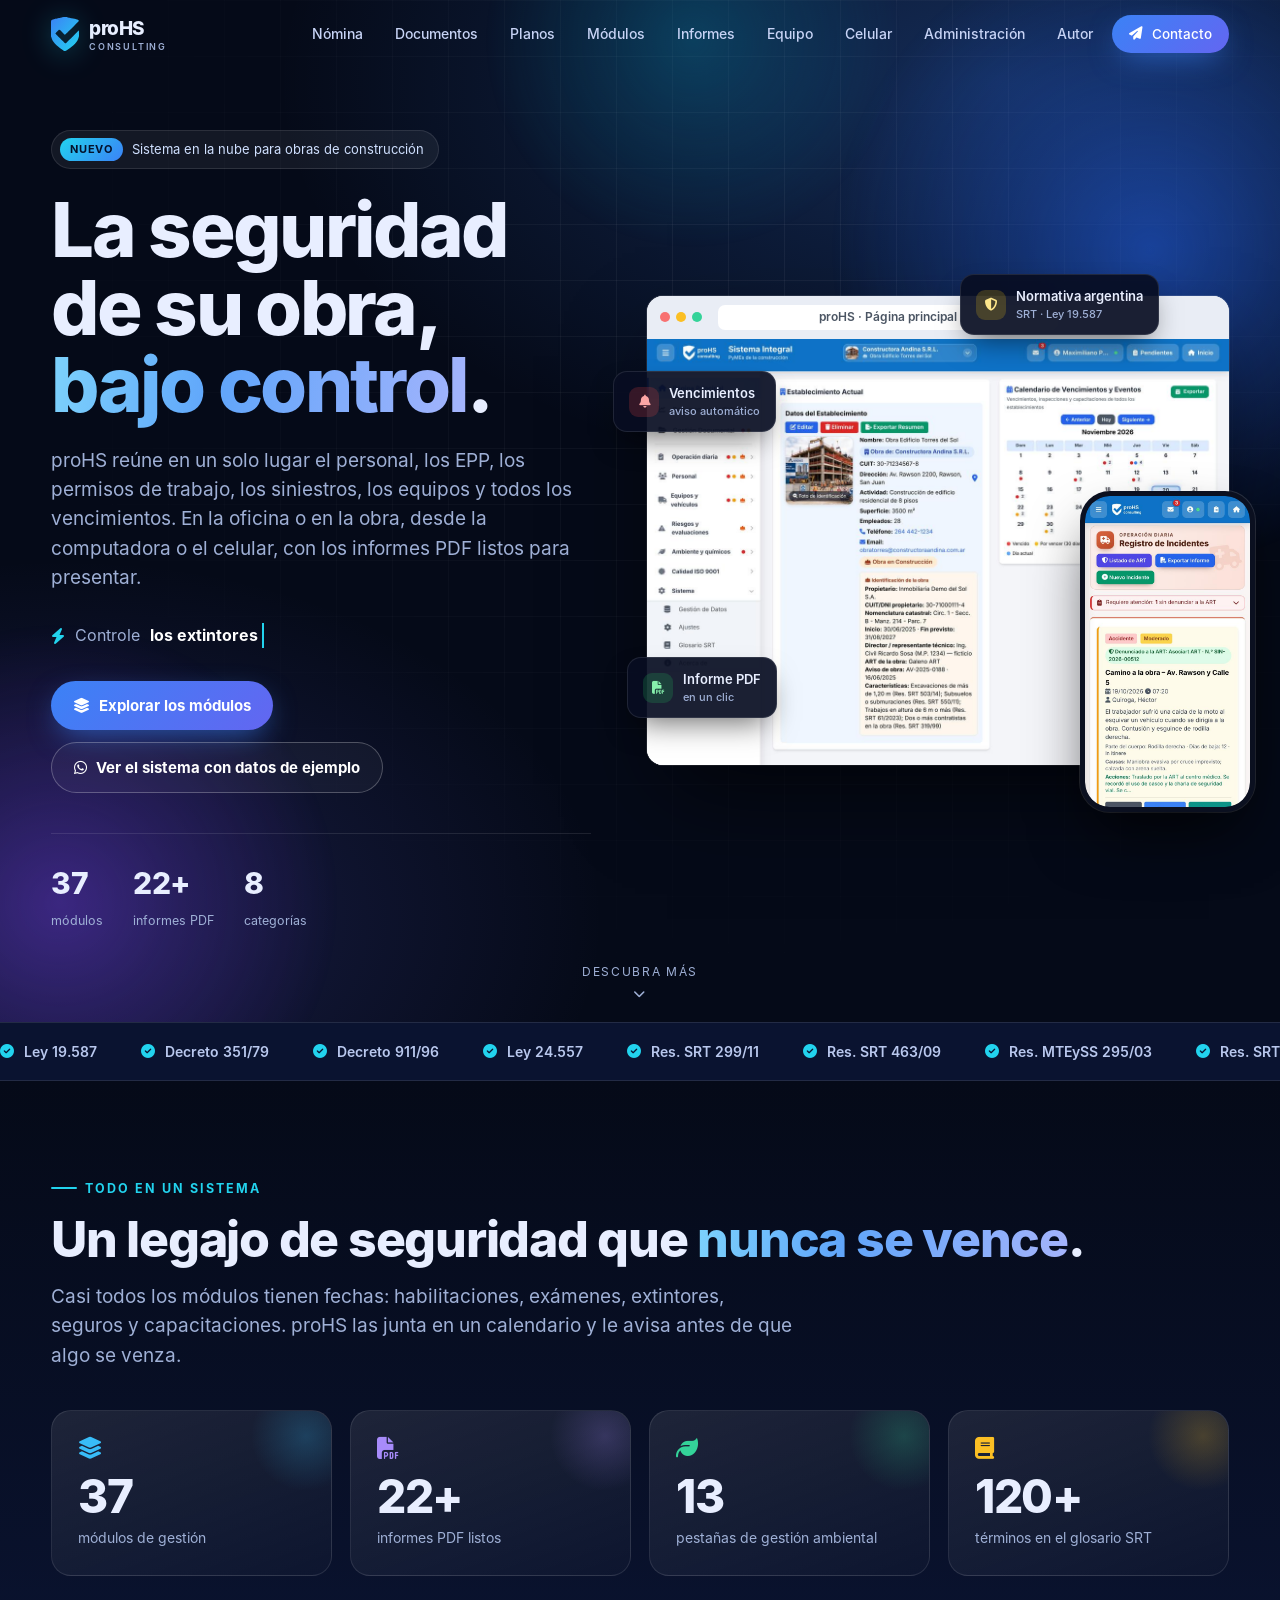
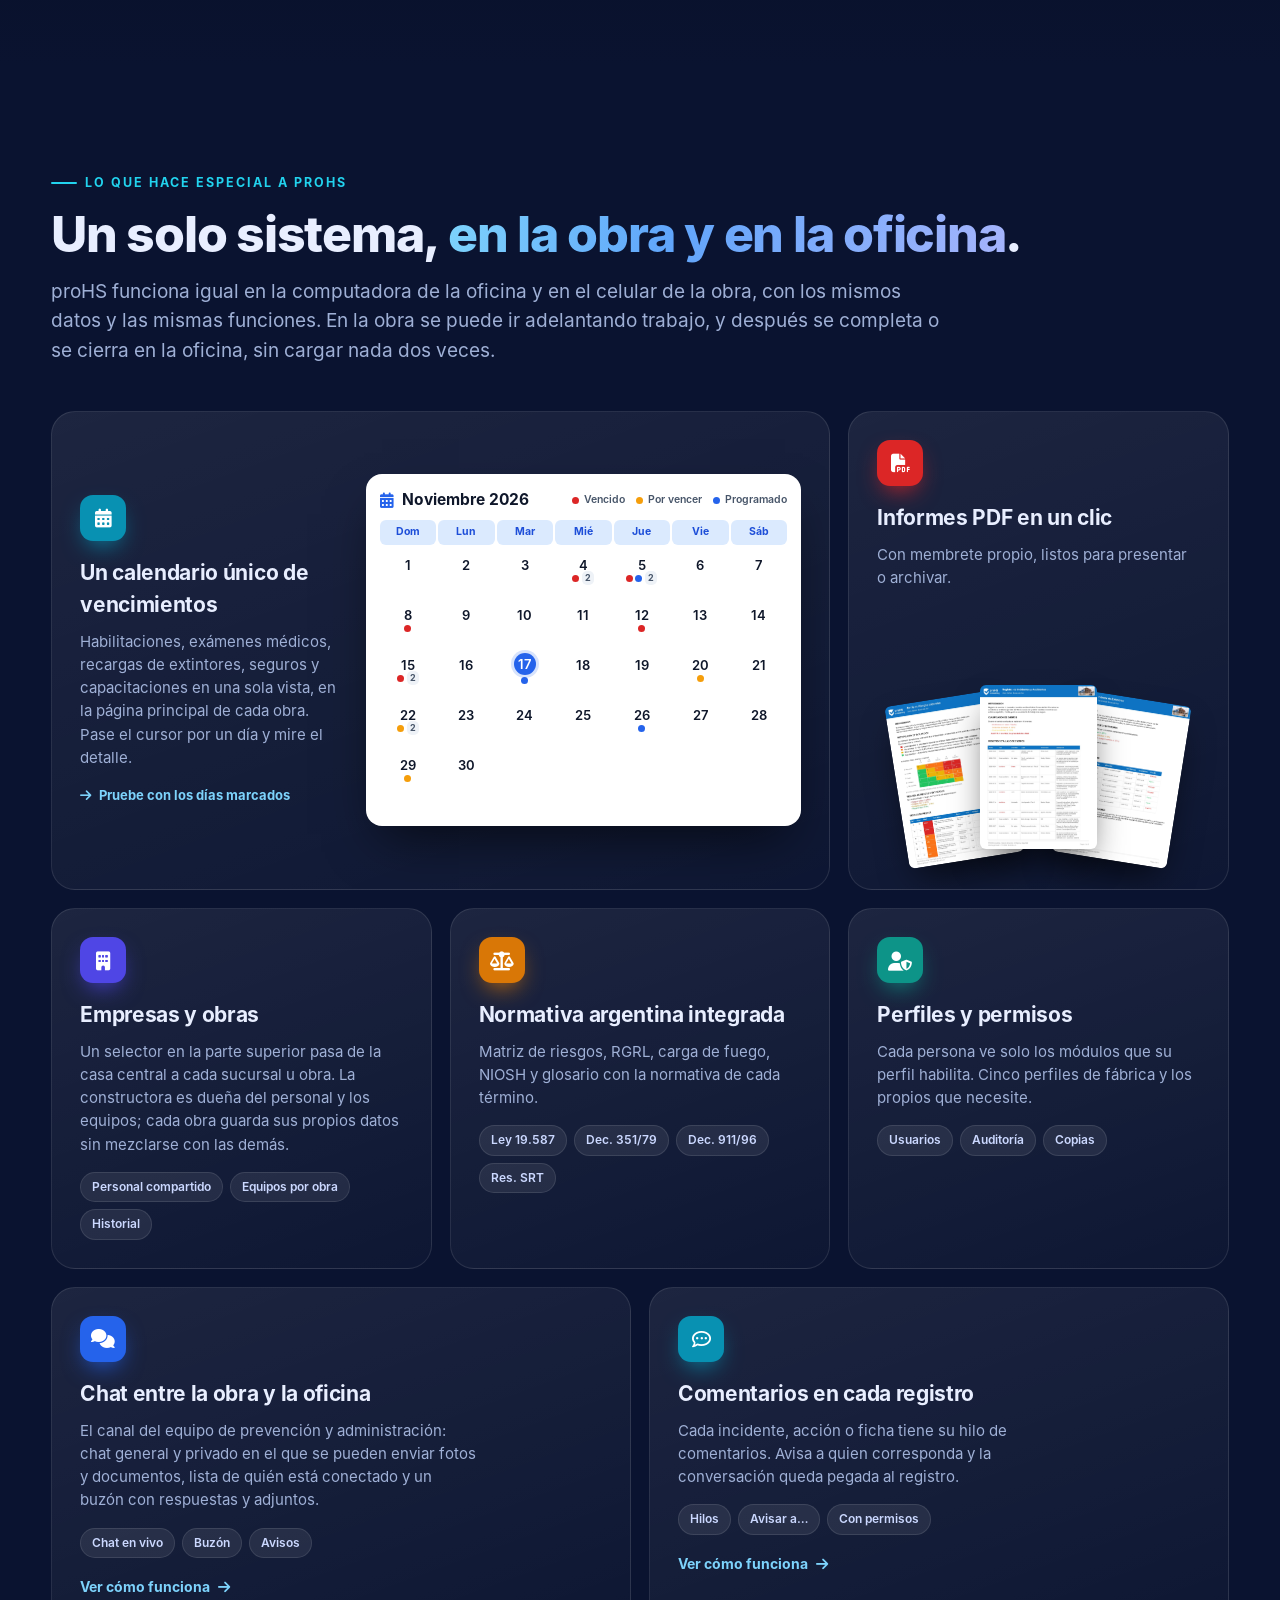
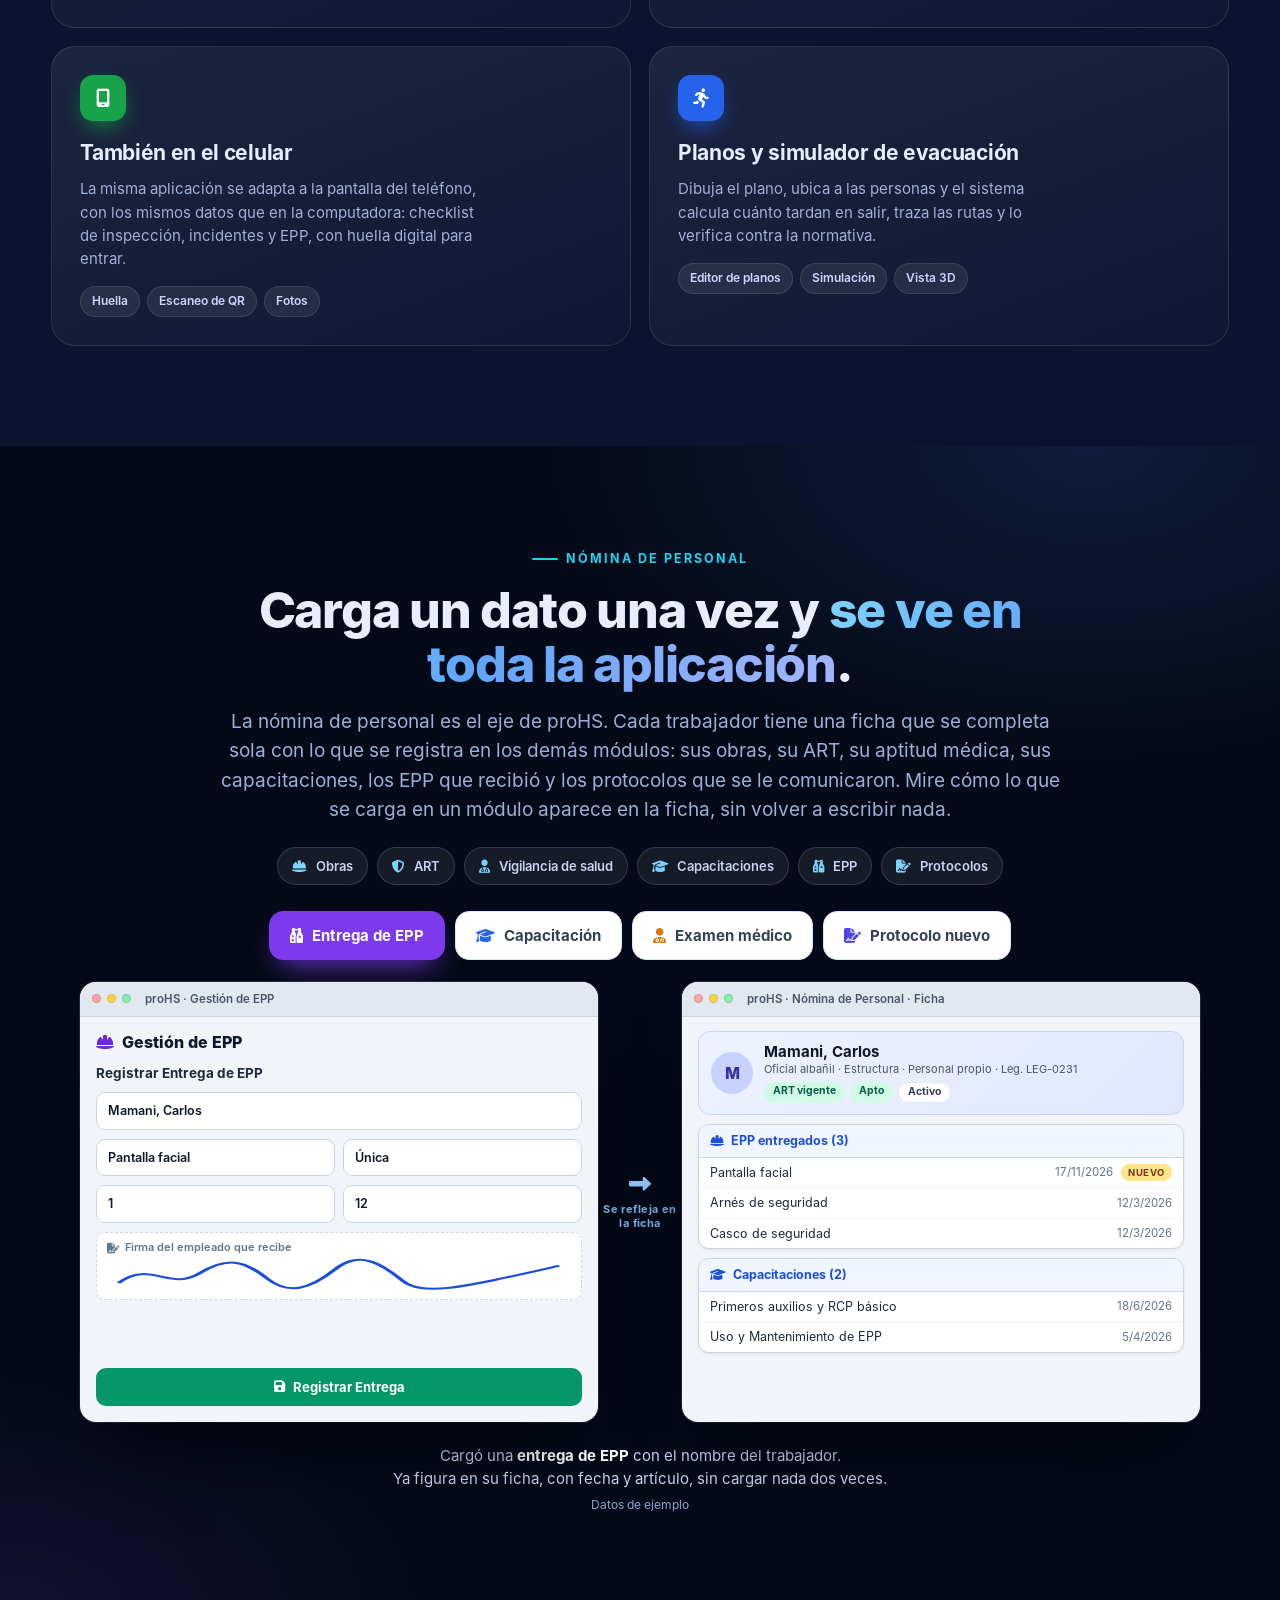
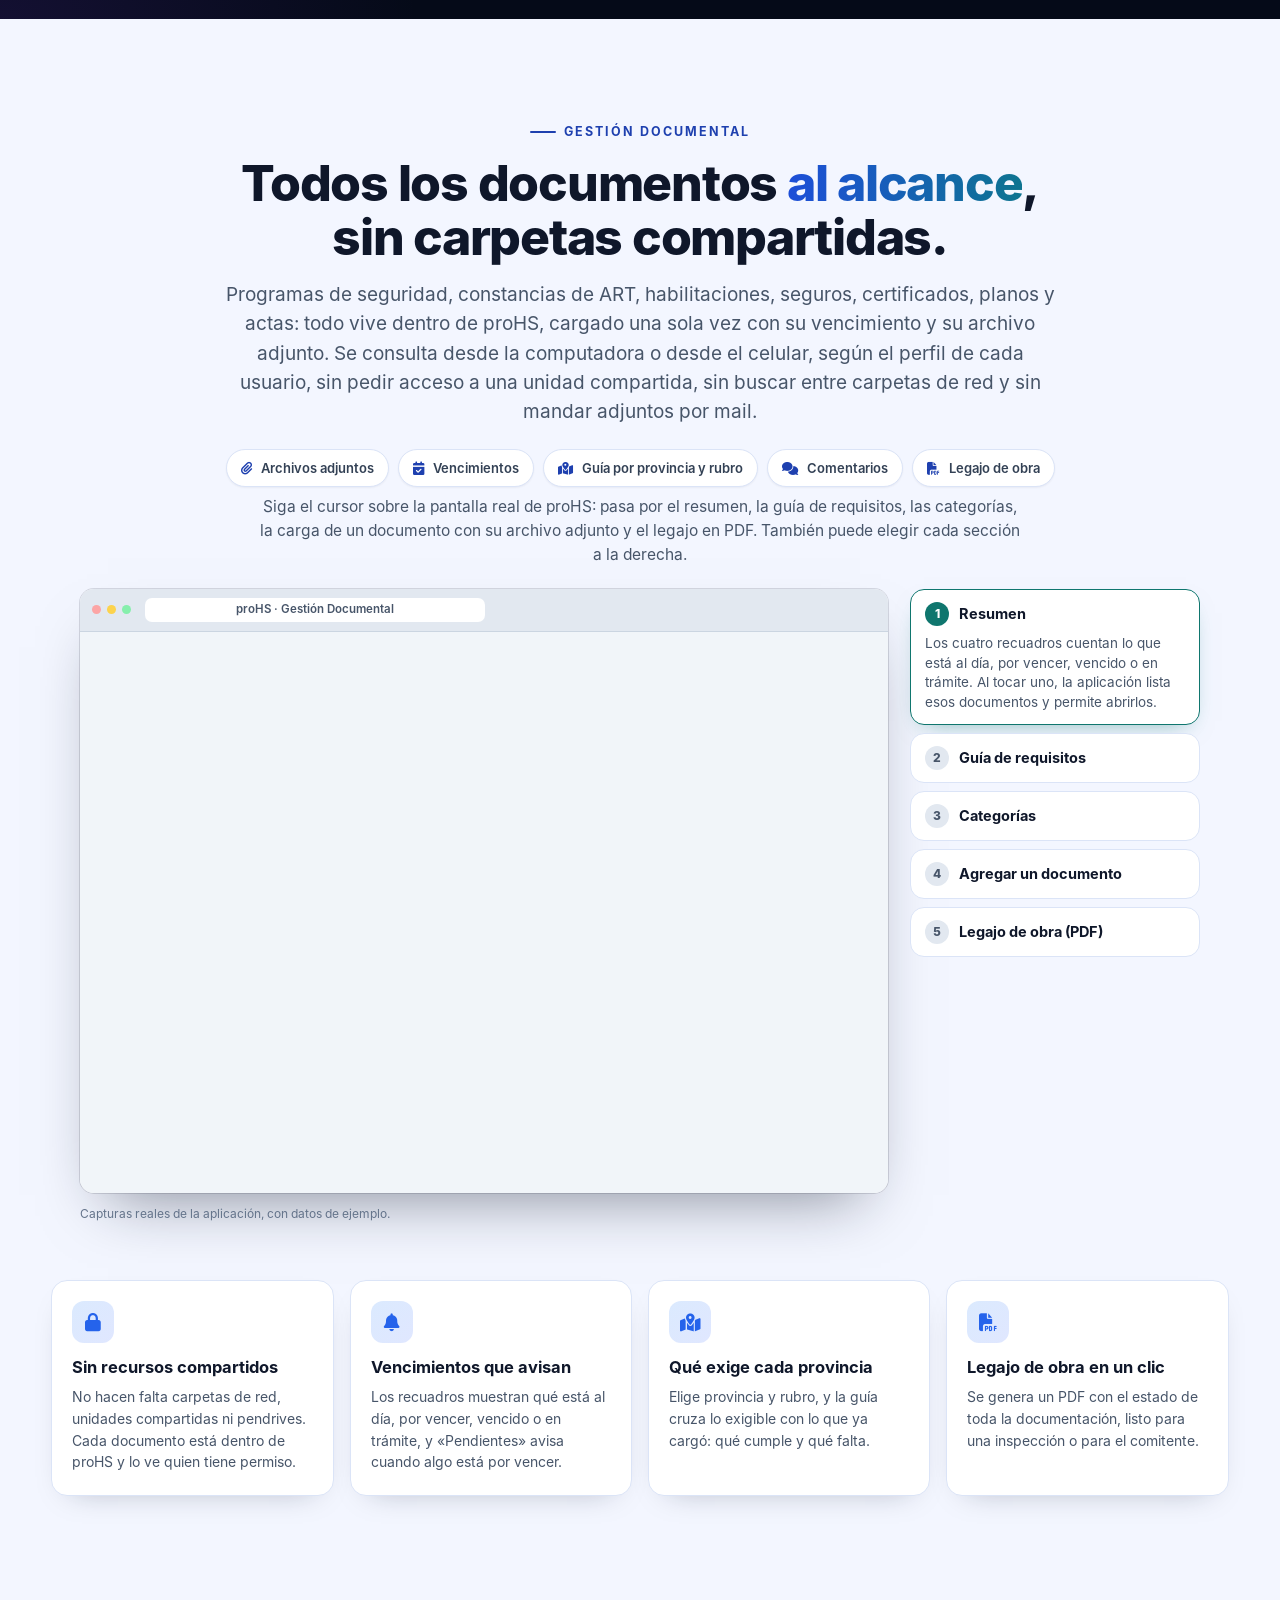
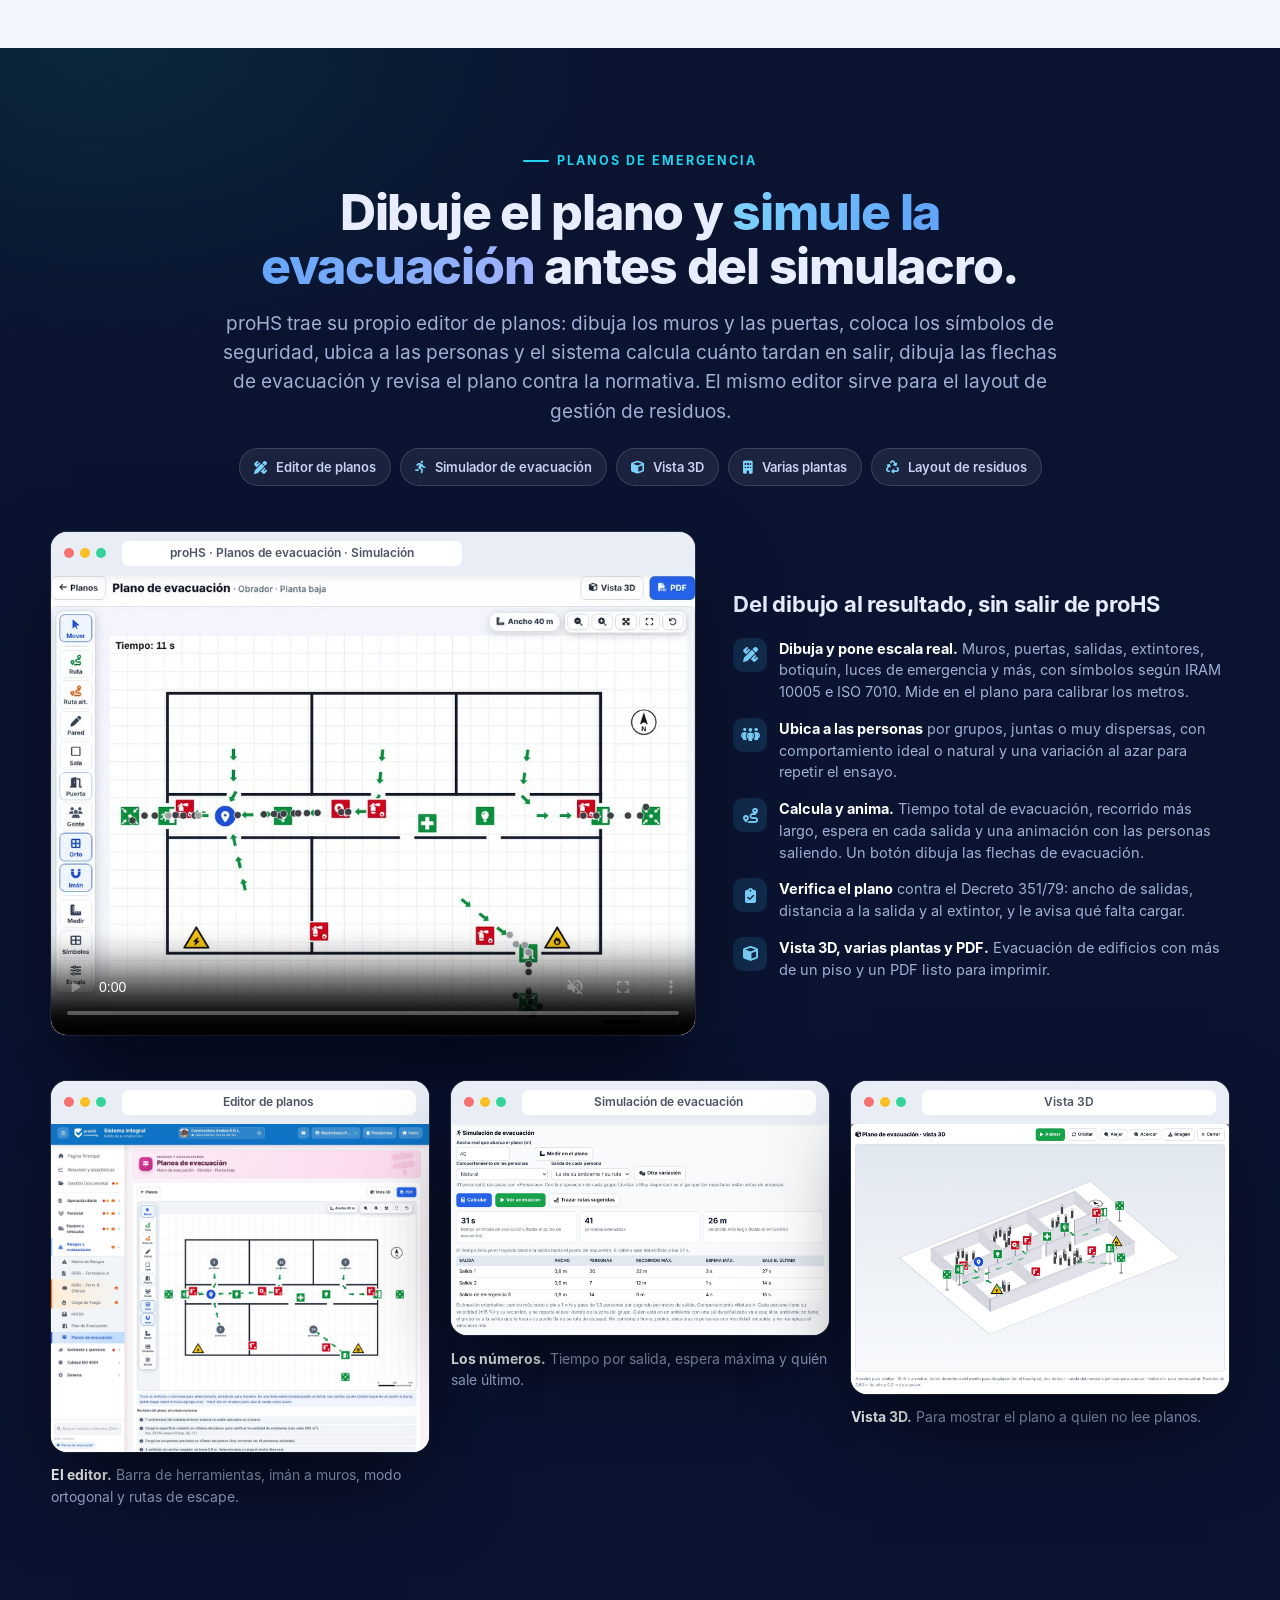
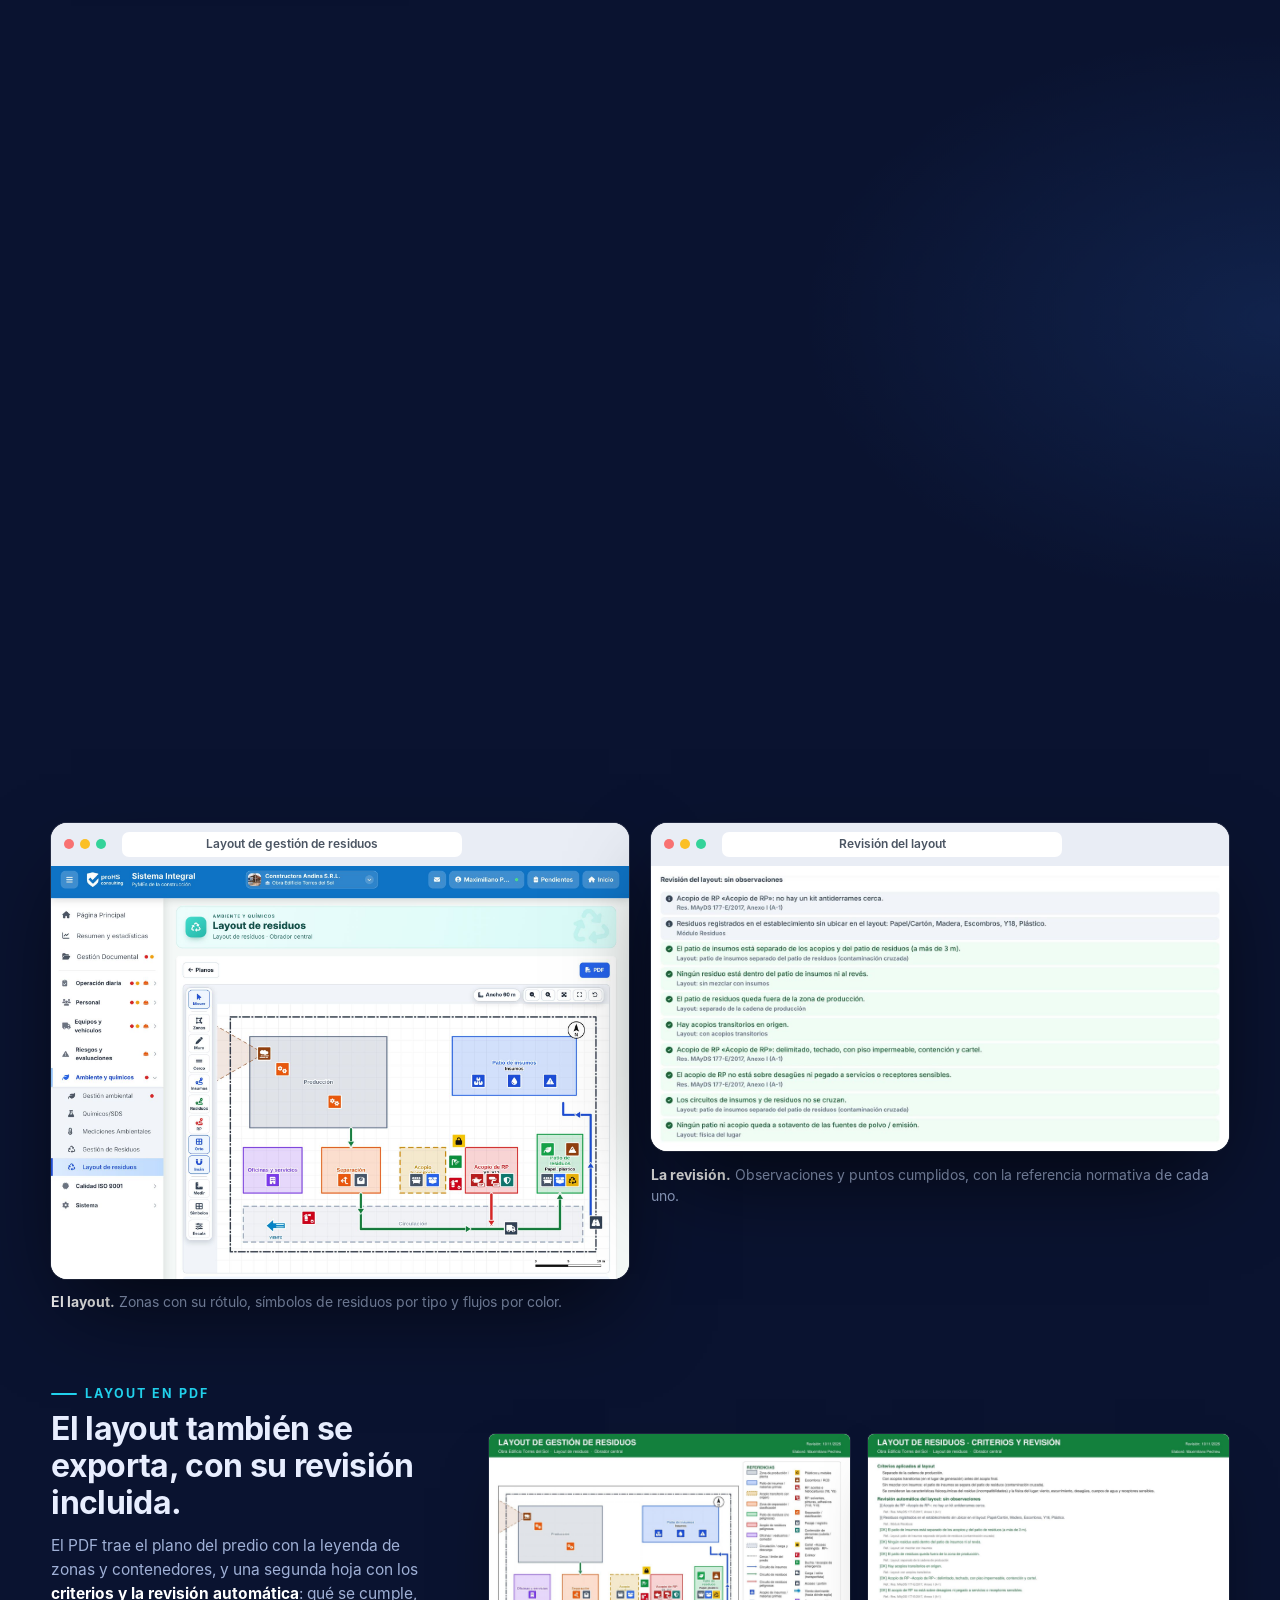
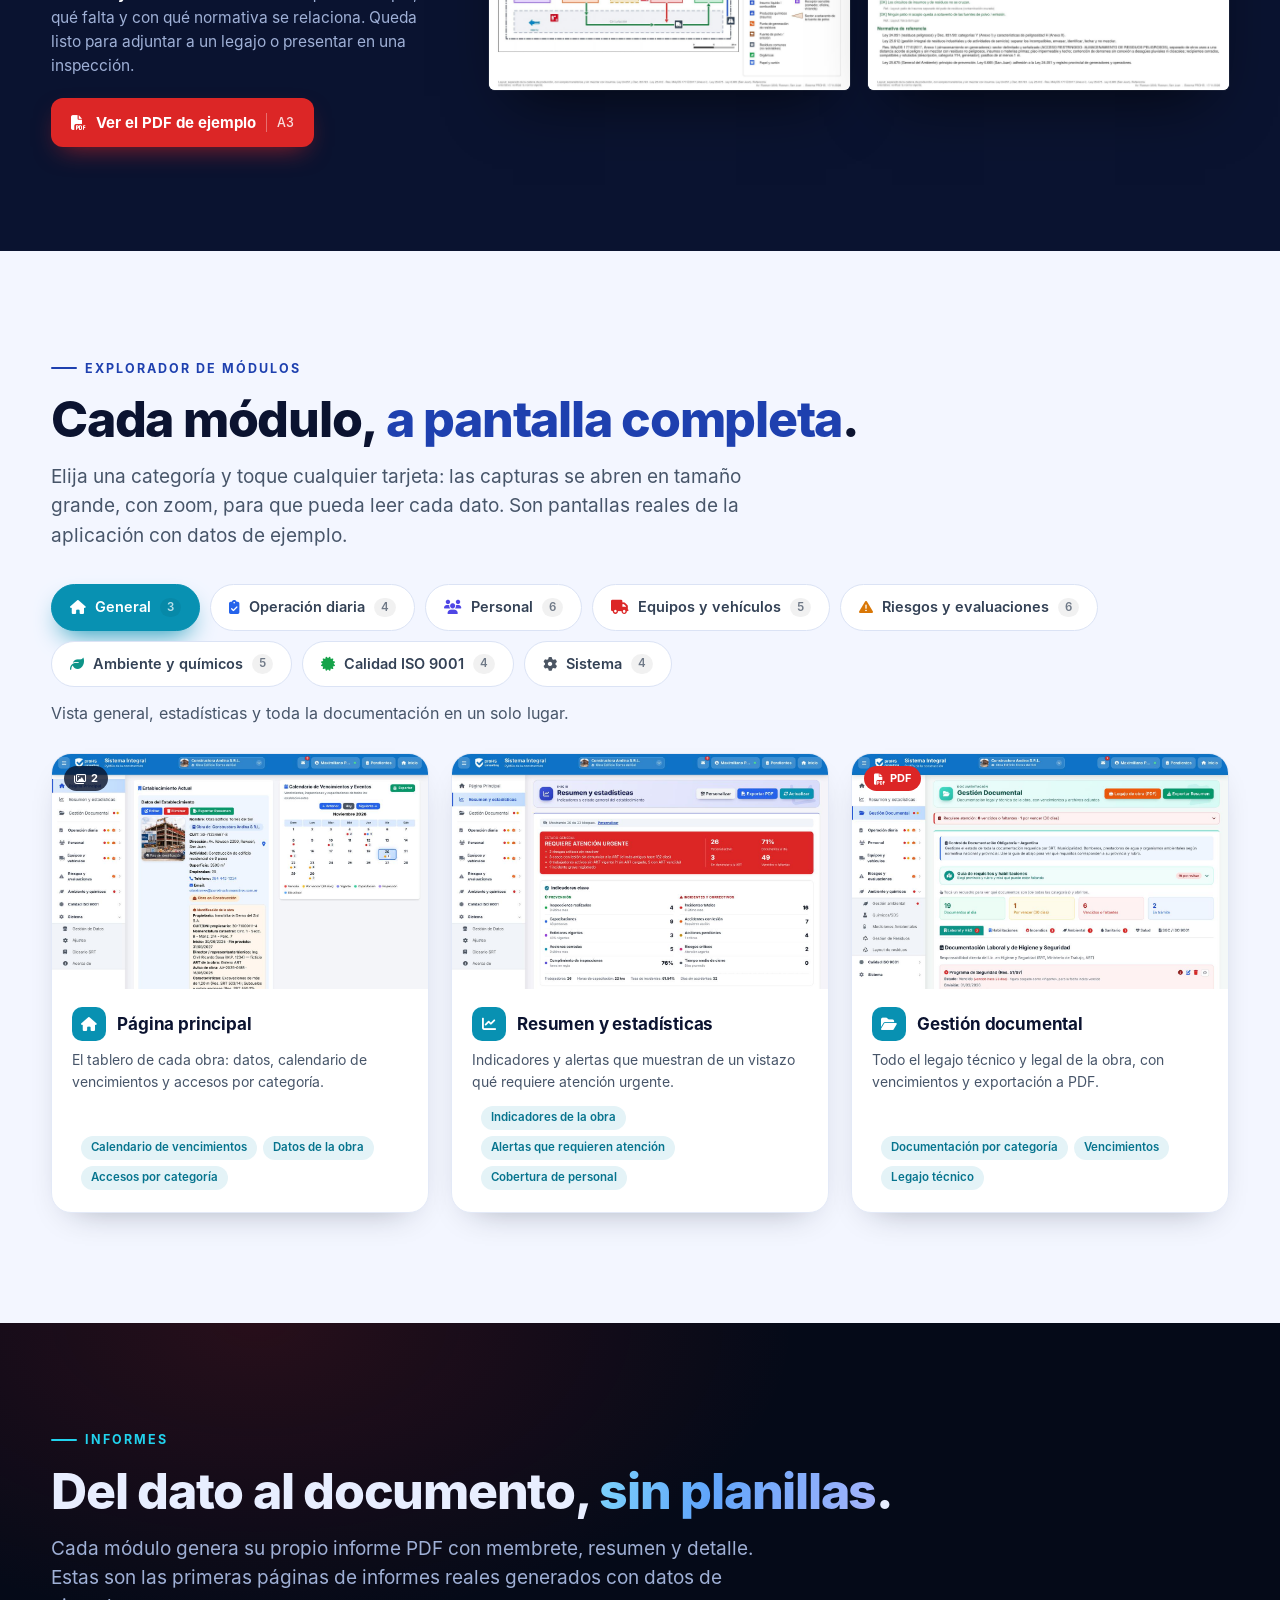
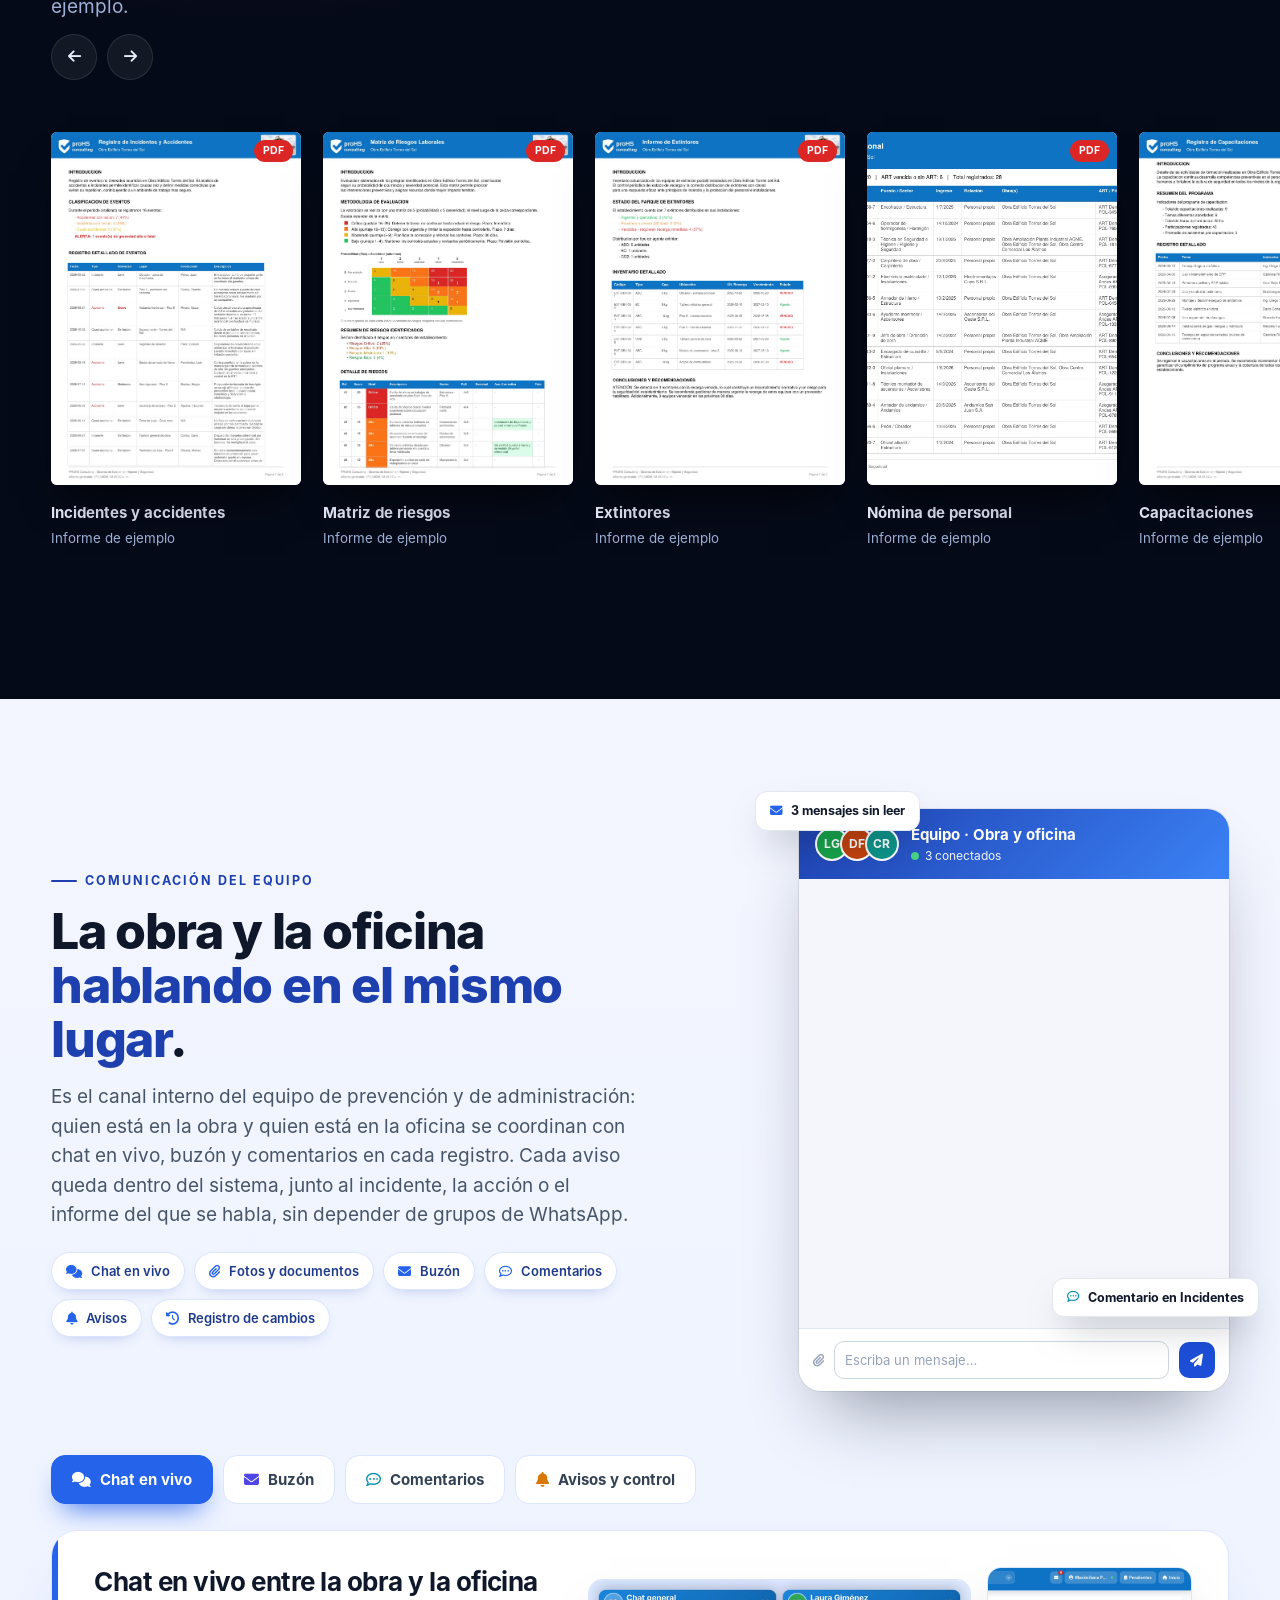
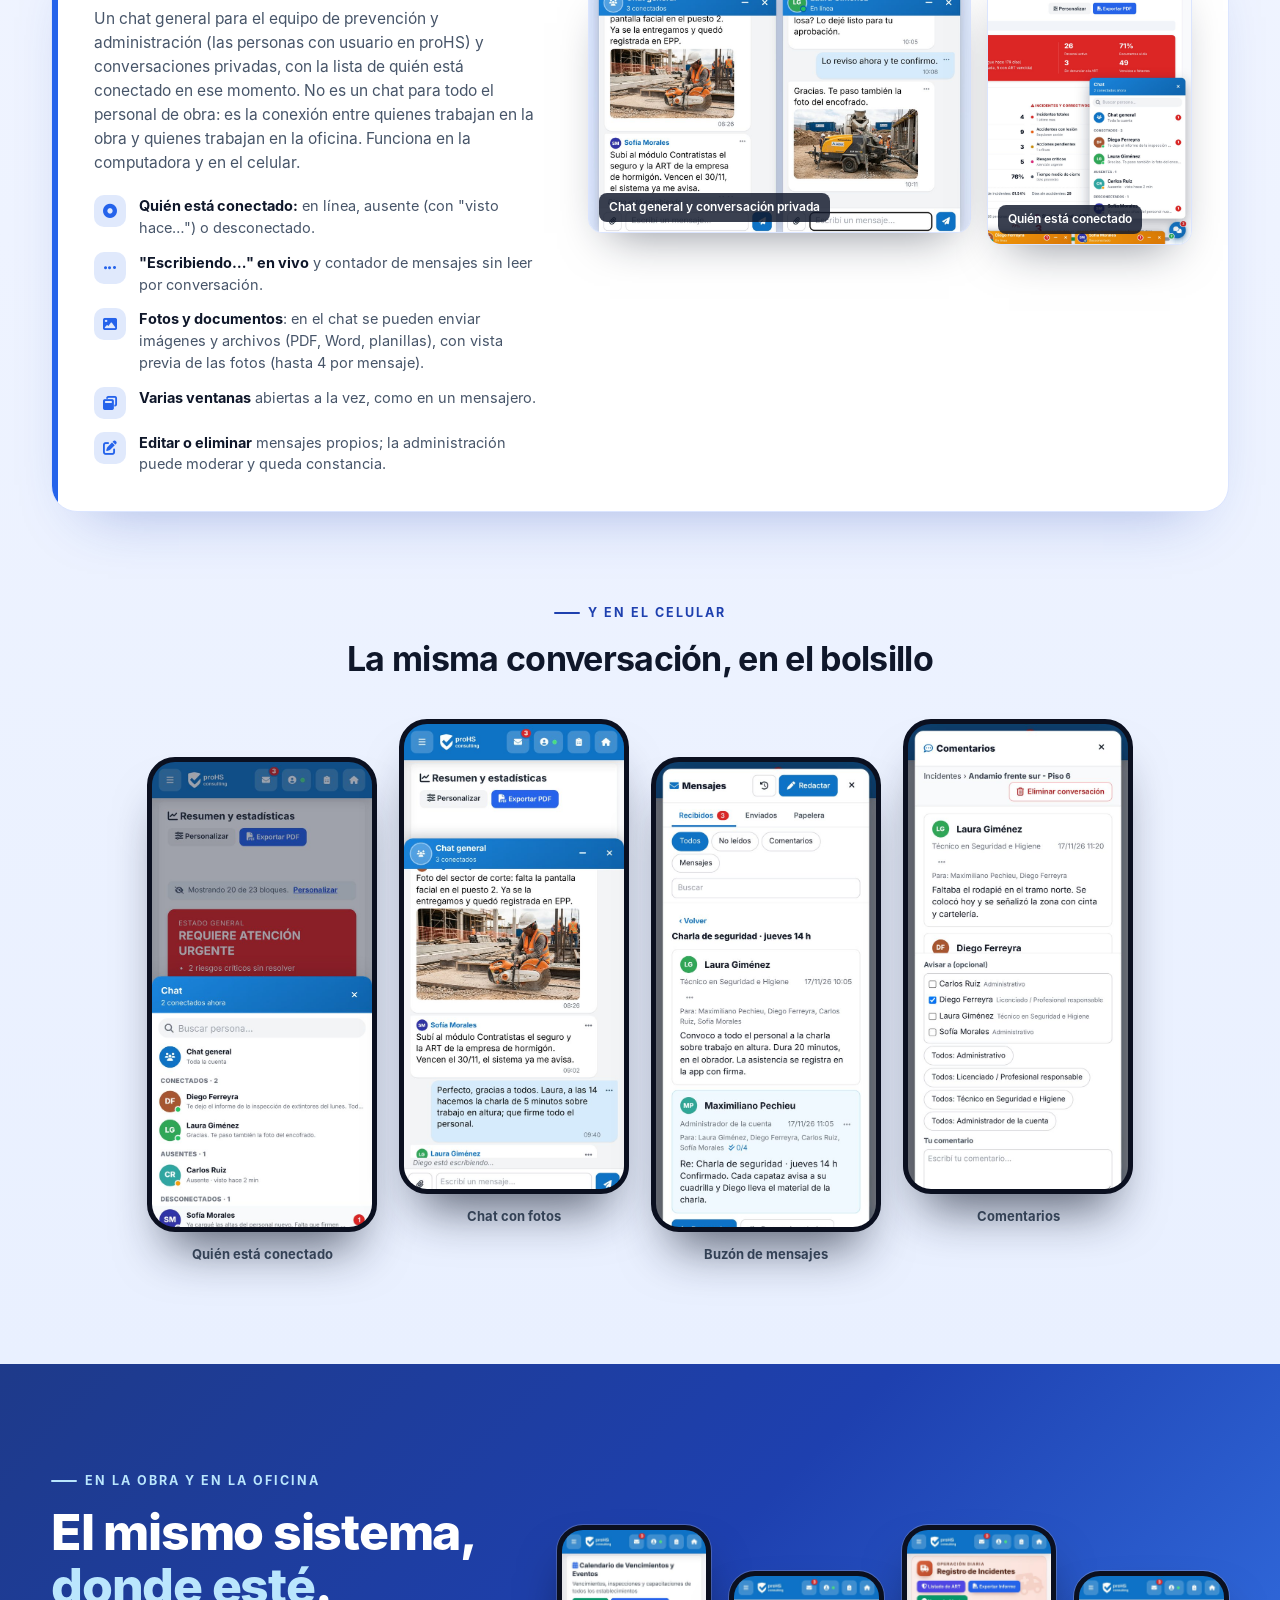
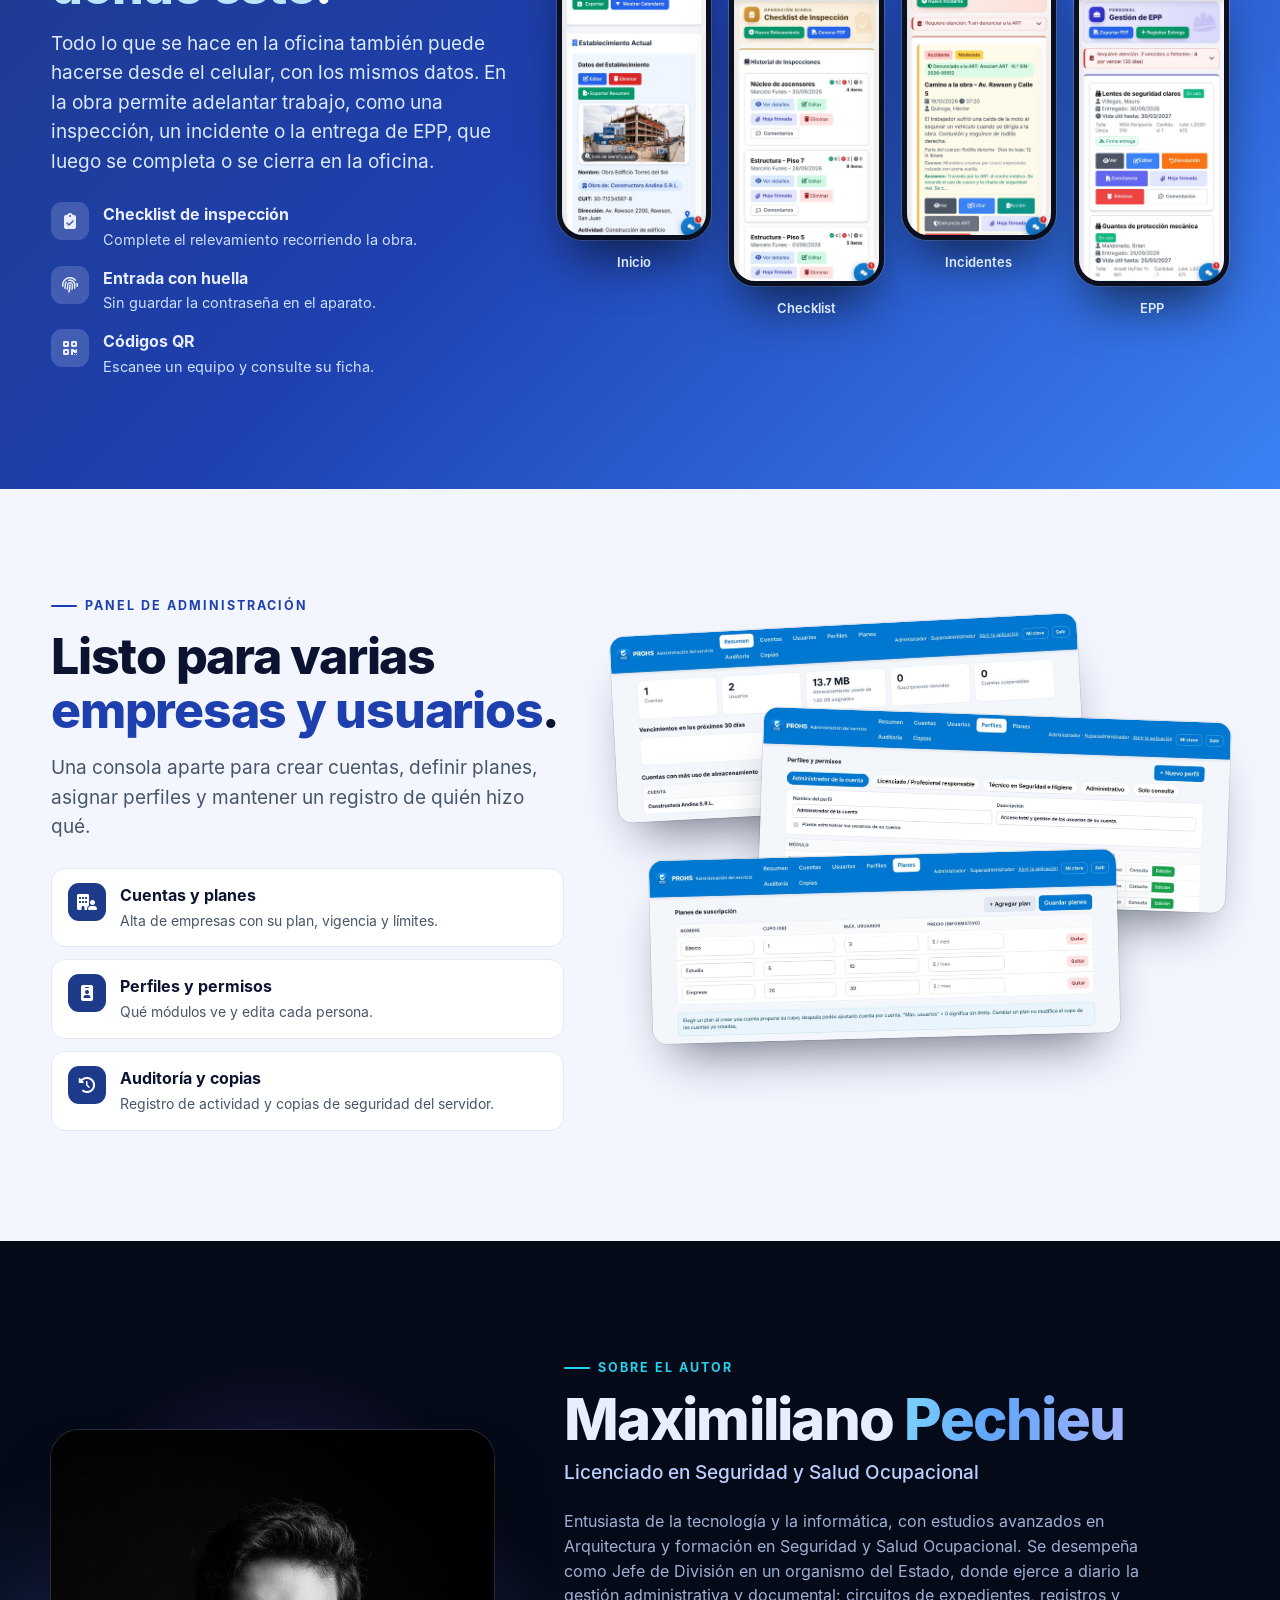
<file: index.html>
<!DOCTYPE html>
<html lang="es">
<head>
<meta charset="utf-8">
<meta name="viewport" content="width=device-width,initial-scale=1">
<title>proHS · Seguridad e higiene en obras de construcción</title>
<meta name="description" content="proHS reúne en un solo sistema personal, EPP, permisos de trabajo, siniestros, equipos y vencimientos de su empresa. 37 módulos, informes PDF y uso en la oficina y en la obra, desde la computadora o el celular.">
<meta name="theme-color" content="#050a18">
<meta property="og:type" content="website">
<meta property="og:title" content="proHS · Seguridad e higiene en obras de construcción">
<meta property="og:description" content="37 módulos, informes PDF listos y uso desde el celular. Para la obra y la oficina, pensado para PyMEs de la construcción de San Juan.">
<meta property="og:image" content="assets/img/og.jpg">
<meta name="twitter:card" content="summary_large_image">
<link rel="icon" type="image/svg+xml" href="assets/img/logo-mark.svg">
<link rel="alternate icon" type="image/png" href="assets/img/favicon-192.png">
<link rel="apple-touch-icon" href="assets/img/favicon-192.png">

<link rel="stylesheet" href="assets/css/fa.min.css">
<link rel="stylesheet" href="assets/css/site.css">
</head>
<body>
<div id="prog"></div>

<nav class="top" id="nav"><div class="wrap in">
  <a href="#top" class="logo"><img src="assets/img/logo-mark.svg" alt="" width="30" height="37"><div>proHS<small>consulting</small></div></a>
  <div class="links">
    <a href="#nomina">Nómina</a><a href="#documentos">Documentos</a><a href="#planos">Planos</a><a href="#modulos">Módulos</a><a href="#informes">Informes</a><a href="#equipo">Equipo</a><a href="#movil">Celular</a><a href="#admin">Administración</a><a href="#autor">Autor</a>
    <a href="#contacto" class="btn pri sm"><i class="fa-solid fa-paper-plane"></i> Contacto</a>
  </div>
</div></nav>

<!-- HERO -->
<header class="hero" id="top">
  <div class="grid-bg"></div><div class="blob a"></div><div class="blob b"></div><div class="blob c"></div>
  <div class="wrap">
    <div>
      <div class="pill rv"><b>NUEVO</b> Sistema en la nube para obras de construcción</div>
      <h1 class="rv" style="--d:.08s">La seguridad de su obra, <span class="grad">bajo control</span>.</h1>
      <p class="lead rv" style="--d:.16s">proHS reúne en un solo lugar el personal, los EPP, los permisos de trabajo, los siniestros, los equipos y todos los vencimientos. En la oficina o en la obra, desde la computadora o el celular, con los informes PDF listos para presentar.</p>
      <div class="rot rv" style="--d:.22s"><i class="fa-solid fa-bolt"></i> Controle <span id="rot"></span></div>
      <div class="cta rv" style="--d:.28s">
        <a class="btn pri" href="#modulos"><i class="fa-solid fa-layer-group"></i> Explorar los módulos</a>
        <a class="btn gho" href="#contacto"><i class="fa-brands fa-whatsapp"></i> Ver el sistema con datos de ejemplo</a>
      </div>
      <div class="hstats rv" style="--d:.34s">
        <div><b data-count="37">0</b><span>módulos</span></div>
        <div><b data-count="22" data-plus="+">0</b><span>informes PDF</span></div>
        <div><b data-count="8">0</b><span>categorías</span></div>
      </div>
    </div>
    <div class="stage rv r" style="--d:.2s" id="stage3d">
      <div class="browser" id="tilt">
        <div class="bar"><i></i><i></i><i></i><span id="hwin">proHS · Pantalla de inicio</span></div>
        <div class="slides" id="hslides" data-zoom data-group="hero">
          <img class="on" src="assets/img/thumb/obra-splash.jpg" data-full="assets/img/full/obra-splash.jpg" data-title="Pantalla de inicio" data-win="Pantalla de inicio" alt="Pantalla de inicio de proHS">
          <img src="assets/img/thumb/obra-home.jpg" data-full="assets/img/full/obra-home.jpg" data-title="Página principal" data-win="Página principal" alt="Página principal de una obra" loading="lazy">
          <img src="assets/img/thumb/obra-incidents.jpg" data-full="assets/img/full/obra-incidents.jpg" data-title="Incidentes" data-win="Incidentes" alt="Registro de incidentes" loading="lazy">
          <img src="assets/img/thumb/obra-riskmatrix.jpg" data-full="assets/img/full/obra-riskmatrix.jpg" data-title="Matriz de riesgos" data-win="Matriz de riesgos" alt="Matriz de riesgos" loading="lazy">
          <img src="assets/img/thumb/obra-dashboard.jpg" data-full="assets/img/full/obra-dashboard.jpg" data-title="Resumen y estadísticas" data-win="Resumen y estadísticas" alt="Resumen y estadísticas" loading="lazy">
        </div>
      </div>
      <div class="hphone"><img src="assets/img/thumb/mobile-incidents.jpg" alt="Registro de incidentes en el celular"></div>
      <div class="chipf c1"><i class="fa-solid fa-bell"></i><div>Vencimientos<small>aviso automático</small></div></div>
      <div class="chipf c2"><i class="fa-solid fa-file-pdf"></i><div>Informe PDF<small>en un clic</small></div></div>
      <div class="chipf c3"><i class="fa-solid fa-shield-halved"></i><div>Normativa argentina<small>SRT · Ley 19.587</small></div></div>
    </div>
  </div>
  <div class="scrollhint">Descubra más <i class="fa-solid fa-chevron-down"></i></div>
</header>

<!-- MARQUEE -->
<div class="marq"><div class="track" id="marq"></div></div>

<!-- STATS -->
<section class="stats"><div class="wrap">
  <span class="eyebrow rv">Todo en un sistema</span>
  <h2 class="title rv" style="--d:.06s">Un legajo de seguridad que <span class="grad">nunca se vence</span>.</h2>
  <p class="lead rv" style="--d:.12s">Casi todos los módulos tienen fechas: habilitaciones, exámenes, extintores, seguros y capacitaciones. proHS las junta en un calendario y le avisa antes de que algo se venza.</p>
  <div class="sgrid">
    <div class="sbox rv z" style="--c:#38bdf8"><i class="fa-solid fa-layer-group"></i><b data-count="37">0</b><span>módulos de gestión</span></div>
    <div class="sbox rv z" style="--c:#a78bfa;--d:.08s"><i class="fa-solid fa-file-pdf"></i><b data-count="22" data-plus="+">0</b><span>informes PDF listos</span></div>
    <div class="sbox rv z" style="--c:#34d399;--d:.16s"><i class="fa-solid fa-leaf"></i><b data-count="13">0</b><span>pestañas de gestión ambiental</span></div>
    <div class="sbox rv z" style="--c:#fbbf24;--d:.24s"><i class="fa-solid fa-book"></i><b data-count="120" data-plus="+">0</b><span>términos en el glosario SRT</span></div>
  </div>
</div></section>
<!-- BENTO -->
<section class="feat" id="funciones"><div class="wrap">
  <span class="eyebrow rv">Lo que hace especial a proHS</span>
  <h2 class="title rv" style="--d:.06s">Un solo sistema, <span class="grad">en la obra y en la oficina</span>.</h2>
  <p class="lead rv" style="--d:.1s;margin:14px 0 6px;max-width:74ch">proHS funciona igual en la computadora de la oficina y en el celular de la obra, con los mismos datos y las mismas funciones. En la obra se puede ir adelantando trabajo, y después se completa o se cierra en la oficina, sin cargar nada dos veces.</p>
  <div class="bento">
    <div class="bx w4 cal rv" style="--c:#0891b2">
      <div class="ctx"><div class="ic"><i class="fa-solid fa-calendar-days"></i></div>
      <h3>Un calendario único de vencimientos</h3>
      <p>Habilitaciones, exámenes médicos, recargas de extintores, seguros y capacitaciones en una sola vista, en la página principal de cada obra. Pase el cursor por un día y mire el detalle.</p>
      <span class="chint"><i class="fa-solid fa-arrow-right"></i> Pruebe con los días marcados</span></div>
      <div class="calw" id="calw"></div>
    </div>
    <div class="bx w2 rv" style="--c:#dc2626;--d:.08s">
      <div class="ic"><i class="fa-solid fa-file-pdf"></i></div>
      <h3>Informes PDF en un clic</h3>
      <p>Con membrete propio, listos para presentar o archivar.</p>
      <div class="fan">
        <img src="assets/img/pdf/riesgos.jpg" data-zoom data-group="feat" data-full="assets/img/pdf/riesgos.jpg" data-title="Informe de matriz de riesgos" alt="Informe de riesgos" loading="lazy">
        <img src="assets/img/pdf/incidentes.jpg" data-zoom data-group="feat" data-full="assets/img/pdf/incidentes.jpg" data-title="Informe de incidentes" alt="Informe de incidentes" loading="lazy">
        <img src="assets/img/pdf/extintores.jpg" data-zoom data-group="feat" data-full="assets/img/pdf/extintores.jpg" data-title="Informe de extintores" alt="Informe de extintores" loading="lazy">
      </div>
    </div>
    <div class="bx w2 rv" style="--c:#4f46e5">
      <div class="ic"><i class="fa-solid fa-building"></i></div>
      <h3>Empresas y obras</h3>
      <p>Un selector en la parte superior pasa de la casa central a cada sucursal u obra. La constructora es dueña del personal y los equipos; cada obra guarda sus propios datos sin mezclarse con las demás.</p>
      <div class="tags"><span>Personal compartido</span><span>Equipos por obra</span><span>Historial</span></div>
    </div>
    <div class="bx w2 rv" style="--c:#d97706;--d:.08s">
      <div class="ic"><i class="fa-solid fa-scale-balanced"></i></div>
      <h3>Normativa argentina integrada</h3>
      <p>Matriz de riesgos, RGRL, carga de fuego, NIOSH y glosario con la normativa de cada término.</p>
      <div class="tags"><span>Ley 19.587</span><span>Dec. 351/79</span><span>Dec. 911/96</span><span>Res. SRT</span></div>
    </div>
    <div class="bx w2 rv" style="--c:#0d9488;--d:.16s">
      <div class="ic"><i class="fa-solid fa-user-shield"></i></div>
      <h3>Perfiles y permisos</h3>
      <p>Cada persona ve solo los módulos que su perfil habilita. Cinco perfiles de fábrica y los propios que necesite.</p>
      <div class="tags"><span>Usuarios</span><span>Auditoría</span><span>Copias</span></div>
    </div>
    <div class="bx w3 rv" style="--c:#2563eb">
      <div class="ic"><i class="fa-solid fa-comments"></i></div>
      <h3>Chat entre la obra y la oficina</h3>
      <p>El canal del equipo de prevención y administración: chat general y privado en el que se pueden enviar fotos y documentos, lista de quién está conectado y un buzón con respuestas y adjuntos.</p>
      <div class="tags"><span>Chat en vivo</span><span>Buzón</span><span>Avisos</span></div>
      <a class="more" href="#equipo">Ver cómo funciona <i class="fa-solid fa-arrow-right"></i></a>
    </div>
    <div class="bx w3 rv" style="--c:#0891b2;--d:.08s">
      <div class="ic"><i class="fa-regular fa-comment-dots"></i></div>
      <h3>Comentarios en cada registro</h3>
      <p>Cada incidente, acción o ficha tiene su hilo de comentarios. Avisa a quien corresponda y la conversación queda pegada al registro.</p>
      <div class="tags"><span>Hilos</span><span>Avisar a…</span><span>Con permisos</span></div>
      <a class="more" href="#equipo">Ver cómo funciona <i class="fa-solid fa-arrow-right"></i></a>
    </div>
    <div class="bx w3 rv" style="--c:#16a34a">
      <div class="ic"><i class="fa-solid fa-mobile-screen"></i></div>
      <h3>También en el celular</h3>
      <p>La misma aplicación se adapta a la pantalla del teléfono, con los mismos datos que en la computadora: checklist de inspección, incidentes y EPP, con huella digital para entrar.</p>
      <div class="tags"><span>Huella</span><span>Escaneo de QR</span><span>Fotos</span></div>
    </div>
    <div class="bx w3 rv" style="--c:#2563eb;--d:.08s">
      <div class="ic"><i class="fa-solid fa-person-running"></i></div>
      <h3>Planos y simulador de evacuación</h3>
      <p>Dibuja el plano, ubica a las personas y el sistema calcula cuánto tardan en salir, traza las rutas y lo verifica contra la normativa.</p>
      <div class="tags"><span>Editor de planos</span><span>Simulación</span><span>Vista 3D</span></div>
    </div>
  </div>
</div></section>

<!-- NÓMINA: lo que se carga en un módulo se refleja en la ficha -->
<section class="nomina" id="nomina"><div class="wrap">
  <div class="nmh">
    <span class="eyebrow rv">Nómina de personal</span>
    <h2 class="title rv" style="--d:.06s">Carga un dato una vez y <span class="grad">se ve en toda la aplicación</span>.</h2>
    <p class="lead rv" style="--d:.12s">La nómina de personal es el eje de proHS. Cada trabajador tiene una ficha que se completa sola con lo que se registra en los demás módulos: sus obras, su ART, su aptitud médica, sus capacitaciones, los EPP que recibió y los protocolos que se le comunicaron. Mire cómo lo que se carga en un módulo aparece en la ficha, sin volver a escribir nada.</p>
    <div class="tpills rv" style="--d:.18s"><span><i class="fa-solid fa-helmet-safety"></i> Obras</span><span><i class="fa-solid fa-shield-halved"></i> ART</span><span><i class="fa-solid fa-user-doctor"></i> Vigilancia de salud</span><span><i class="fa-solid fa-graduation-cap"></i> Capacitaciones</span><span><i class="fa-solid fa-vest-patches"></i> EPP</span><span><i class="fa-solid fa-file-signature"></i> Protocolos</span></div>
  </div>
  <div class="ttabs nmt rv" id="nmt" role="tablist" aria-label="Elegir ejemplo" style="--d:.2s">
    <button class="on" data-s="0" style="--c:#7c3aed" role="tab"><i class="fa-solid fa-vest-patches"></i> Entrega de EPP</button>
    <button data-s="1" style="--c:#2563eb" role="tab"><i class="fa-solid fa-graduation-cap"></i> Capacitación</button>
    <button data-s="2" style="--c:#d97706" role="tab"><i class="fa-solid fa-user-doctor"></i> Examen médico</button>
    <button data-s="3" style="--c:#4f46e5" role="tab"><i class="fa-solid fa-file-signature"></i> Protocolo nuevo</button>
  </div>
  <div class="nmst rv" style="--d:.25s" id="nmst" aria-label="Ejemplo animado: un dato cargado en un módulo aparece en la ficha del trabajador">
    <div class="win wl" id="wl">
      <!-- 0 · EPP -->
      <div class="lp on" data-s="0">
        <div class="wb"><i></i><i></i><i></i><span>proHS · Gestión de EPP</span></div>
        <div class="wbd">
          <div class="mh"><i class="fa-solid fa-helmet-safety" style="color:#6d28d9"></i> Gestión de EPP</div>
          <div class="ft">Registrar Entrega de EPP</div>
          <div class="fld" data-step data-t="Mamani, Carlos"><span class="phd">Empleado (elija de la nómina) *</span><span class="tx"></span></div>
          <div class="g2"><div class="fld" data-step data-t="Pantalla facial"><span class="phd">Artículo EPP *</span><span class="tx"></span></div><div class="fld" data-step data-t="Única"><span class="phd">Talla</span><span class="tx"></span></div></div>
          <div class="g2"><div class="fld" data-step data-t="1"><span class="phd">Cantidad *</span><span class="tx"></span></div><div class="fld" data-step data-t="12"><span class="phd">Vida útil (meses)</span><span class="tx"></span></div></div>
          <div class="sg" data-step="sig"><small><i class="fa-solid fa-file-signature"></i> Firma del empleado que recibe</small><svg viewBox="0 0 220 44" preserveAspectRatio="none"><path d="M6 30 C20 6 30 40 44 20 S66 8 76 26 S96 38 108 16 S130 10 140 28 S168 36 214 12" pathLength="1"/></svg></div>
          <button type="button" class="bt g" data-step="btn"><i class="fa-solid fa-floppy-disk"></i> Registrar Entrega</button>
        </div>
        <div class="tst"><i class="fa-solid fa-circle-check"></i> Entrega registrada</div>
      </div>
      <!-- 1 · Capacitación -->
      <div class="lp" data-s="1">
        <div class="wb"><i></i><i></i><i></i><span>proHS · Capacitaciones</span></div>
        <div class="wbd">
          <div class="mh"><i class="fa-solid fa-graduation-cap" style="color:#1d4ed8"></i> Capacitaciones</div>
          <div class="ft">Nueva Capacitación</div>
          <div class="fld" data-step data-t="Trabajo seguro en altura"><span class="phd">Título de la capacitación *</span><span class="tx"></span></div>
          <div class="g2"><div class="fld" data-step data-t="2"><span class="phd">Duración (hs) *</span><span class="tx"></span></div><div class="fld" data-step data-t="Téc. M. Vega"><span class="phd">Instructor *</span><span class="tx"></span></div></div>
          <div class="cks"><small>Asistentes (de la nómina de personal)</small>
            <label class="ck"><i class="ckb"></i> Godoy, Ramón</label>
            <label class="ck" data-step="ck"><i class="ckb"></i> Mamani, Carlos</label>
            <label class="ck"><i class="ckb"></i> Pérez, Juan</label></div>
          <div class="cks"><small>Protocolos que se explican</small><label class="ck" data-step="ck"><i class="ckb"></i> <b class="mono">PRC-001</b> Rev. 02 — Trabajo en altura</label></div>
          <button type="button" class="bt b" data-step="btn"><i class="fa-solid fa-floppy-disk"></i> Guardar capacitación</button>
        </div>
        <div class="tst"><i class="fa-solid fa-circle-check"></i> Capacitación guardada</div>
      </div>
      <!-- 2 · Examen -->
      <div class="lp" data-s="2">
        <div class="wb"><i></i><i></i><i></i><span>proHS · Vigilancia de Salud</span></div>
        <div class="wbd">
          <div class="mh"><i class="fa-solid fa-heart-pulse" style="color:#be123c"></i> Vigilancia de Salud</div>
          <div class="ft">Nuevo Examen Médico</div>
          <div class="fld sel" data-step data-t="Mamani, Carlos"><span class="phd">Elegir de la nómina de personal...</span><span class="tx"></span><i class="fa-solid fa-chevron-down"></i></div>
          <div class="g2"><div class="fld sel" data-step data-t="Periódico"><span class="phd">Tipo de examen *</span><span class="tx"></span><i class="fa-solid fa-chevron-down"></i></div><div class="fld sel" data-step data-t="Apto"><span class="phd">Resultado</span><span class="tx"></span><i class="fa-solid fa-chevron-down"></i></div></div>
          <div class="g2"><div class="fld" data-step data-t="17/11/2026"><span class="phd">Fecha del examen</span><span class="tx"></span></div><div class="fld" data-step data-t="17/11/2027"><span class="phd">Próximo control</span><span class="tx"></span></div></div>
          <div class="note"><i class="fa-solid fa-lock"></i> Los datos de salud quedan protegidos: solo los ven los perfiles autorizados.</div>
          <button type="button" class="bt g" data-step="btn"><i class="fa-solid fa-floppy-disk"></i> Guardar examen</button>
        </div>
        <div class="tst"><i class="fa-solid fa-circle-check"></i> Examen registrado</div>
      </div>
      <!-- 3 · Protocolo -->
      <div class="lp" data-s="3">
        <div class="wb"><i></i><i></i><i></i><span>proHS · Protocolos y procedimientos</span></div>
        <div class="wbd">
          <div class="mh"><i class="fa-solid fa-file-signature" style="color:#4338ca"></i> Protocolos y procedimientos</div>
          <div class="ft">Nuevo documento</div>
          <div class="g2"><div class="fld" data-step data-t="PRC-005"><span class="phd">Código *</span><span class="tx"></span></div><div class="fld" data-step data-t="00"><span class="phd">Revisión</span><span class="tx"></span></div></div>
          <div class="fld" data-step data-t="Trabajo en espacios confinados"><span class="phd">Título *</span><span class="tx"></span></div>
          <div class="fld sel" data-step data-t="Vigente"><span class="phd">Estado</span><span class="tx"></span><i class="fa-solid fa-chevron-down"></i></div>
          <div class="note"><i class="fa-solid fa-paperclip"></i> El archivo del procedimiento se adjunta al documento.</div>
          <button type="button" class="bt b" data-step="btn"><i class="fa-solid fa-floppy-disk"></i> Guardar</button>
        </div>
        <div class="tst"><i class="fa-solid fa-circle-check"></i> Documento guardado</div>
      </div>
    </div>

    <div class="nmlk" aria-hidden="true"><i class="fa-solid fa-right-long"></i><span>Se refleja en la ficha</span></div>

    <div class="win wr" id="wr">
      <!-- 0 · EPP -->
      <div class="rp on" data-s="0">
        <div class="wb"><i></i><i></i><i></i><span>proHS · Nómina de Personal · Ficha</span></div>
        <div class="wbd"><div class="fh"><span class="fav">M</span><div><b>Mamani, Carlos</b><small>Oficial albañil · Estructura · Personal propio · Leg. LEG-0231</small><div class="chs"><span class="ch g">ART vigente</span><span class="ch g">Apto</span><span class="ch n">Activo</span></div></div></div>
          <section class="cd blue" data-fly><header><i class="fa-solid fa-hard-hat"></i><span>EPP entregados (<span class="bf">2</span><span class="af">3</span>)</span></header><ul>
            <li class="af nw"><span>Pantalla facial</span><em>17/11/2026</em><b class="nuevo">Nuevo</b></li>
            <li class=""><span>Arnés de seguridad</span><em>12/3/2026</em></li><li class=""><span>Casco de seguridad</span><em>12/3/2026</em></li></ul></section>
          <section class="cd blue"><header><i class="fa-solid fa-graduation-cap"></i> Capacitaciones (2)</header><ul><li class=""><span>Primeros auxilios y RCP básico</span><em>18/6/2026</em></li><li class=""><span>Uso y Mantenimiento de EPP</span><em>5/4/2026</em></li></ul></section>
        </div>
      </div>
      <!-- 1 · Capacitación -->
      <div class="rp" data-s="1">
        <div class="wb"><i></i><i></i><i></i><span>proHS · Nómina de Personal · Ficha</span></div>
        <div class="wbd"><div class="fh"><span class="fav">M</span><div><b>Mamani, Carlos</b><small>Oficial albañil · Estructura · Personal propio · Leg. LEG-0231</small><div class="chs"><span class="ch g">ART vigente</span><span class="ch g">Apto</span><span class="ch n">Activo</span></div></div></div>
          <section class="cd blue" data-fly><header><i class="fa-solid fa-graduation-cap"></i><span>Capacitaciones (<span class="bf">2</span><span class="af">3</span>)</span></header><ul>
            <li class="af nw"><span>Trabajo seguro en altura</span><em>17/11/2026</em><b class="nuevo">Nuevo</b></li><li class=""><span>Primeros auxilios y RCP básico</span><em>18/6/2026</em></li><li class=""><span>Uso y Mantenimiento de EPP</span><em>5/4/2026</em></li></ul></section>
          <section class="cd ind"><header><i class="fa-solid fa-book"></i> Protocolos y procedimientos vigentes</header><ul class="pr">
            <li><span><b class="mono">INS-004</b> Rev. 00 — Hormigonado con bomba y vibrado</span><span class="ch g">Al día · Rev. 00</span></li>
            <li class="chg"><span><b class="mono">PRC-001</b> Rev. 02 — Trabajo en altura</span><span class="bf ch r">Sin capacitar ni notificar</span><span class="af ch g nw">Al día · Rev. 02 · 17/11/2026</span></li></ul></section>
        </div>
      </div>
      <!-- 2 · Examen -->
      <div class="rp" data-s="2">
        <div class="wb"><i></i><i></i><i></i><span>proHS · Nómina de Personal · Ficha</span></div>
        <div class="wbd"><div class="fh"><span class="fav">M</span><div><b>Mamani, Carlos</b><small>Oficial albañil · Estructura · Personal propio · Leg. LEG-0231</small><div class="chs"><span class="ch g">ART vigente</span><span class="ch r bf">Sin examen médico</span><span class="ch g af">Apto</span><span class="ch n">Activo</span></div></div></div>
          <section class="cd yel" data-fly><header><i class="fa-solid fa-user-doctor"></i> Aptitud médica</header>
            <p class="warnp bf"><i class="fa-solid fa-triangle-exclamation"></i> No hay examen cargado en el módulo Médico para este trabajador.</p>
            <dl class="af nw"><div><dt>Último examen</dt><dd>17/11/2026 (Periódico)</dd></div><div><dt>Resultado</dt><dd>Apto</dd></div><div><dt>Próximo control</dt><dd>17/11/2027</dd></div></dl></section>
          <section class="cd grn"><header><i class="fa-solid fa-shield-halved"></i> ART</header>
            <dl><div><dt>Aseguradora</dt><dd>Cuyo ART</dd></div><div><dt>Vigencia</dt><dd>1/1/2026 al 31/3/2027</dd></div></dl></section>
        </div>
      </div>
      <!-- 3 · Protocolo -->
      <div class="rp" data-s="3">
        <div class="wb"><i></i><i></i><i></i><span>proHS · Nómina de Personal · Ficha</span></div>
        <div class="wbd"><div class="fh"><span class="fav">M</span><div><b>Mamani, Carlos</b><small>Oficial albañil · Estructura · Personal propio · Leg. LEG-0231</small><div class="chs"><span class="ch g">ART vigente</span><span class="ch g">Apto</span><span class="ch n">Activo</span></div></div></div>
          <section class="cd ind" data-fly><header><i class="fa-solid fa-book"></i> Protocolos y procedimientos vigentes</header><ul class="pr">
            <li><span><b class="mono">INS-004</b> Rev. 00 — Hormigonado con bomba y vibrado</span><span class="ch g">Al día · Rev. 00</span></li>
            <li><span><b class="mono">PRC-001</b> Rev. 02 — Trabajo en altura</span><span class="ch g">Al día · Rev. 02</span></li>
            <li class="af nw"><span><b class="mono">PRC-005</b> Rev. 00 — Trabajo en espacios confinados</span><span class="ch r">Sin capacitar ni notificar</span></li></ul></section>
          <section class="cd blue"><header><i class="fa-solid fa-graduation-cap"></i> Capacitaciones (2)</header><ul><li class=""><span>Primeros auxilios y RCP básico</span><em>18/6/2026</em></li><li class=""><span>Uso y Mantenimiento de EPP</span><em>5/4/2026</em></li></ul></section>
        </div>
      </div>
    </div>
    <div class="cur" id="cur" aria-hidden="true"><svg viewBox="0 0 24 24" width="22" height="22"><path d="M4 2l15 9-7 1.6L9 20z" fill="#0f172a" stroke="#fff" stroke-width="1.4" stroke-linejoin="round"/></svg><i class="rip"></i></div>
    <div class="fly" id="fly" aria-hidden="true"><i class="fa-solid fa-arrow-right-arrow-left"></i><span></span></div>
  </div>
  <p class="nmcap" id="nmcap" aria-live="polite"></p>
</div></section>


<!-- GESTIÓN DOCUMENTAL -->
<section class="docs light" id="documentos"><div class="wrap">
  <div class="nmh">
    <span class="eyebrow rv">Gestión documental</span>
    <h2 class="title rv" style="--d:.06s">Todos los documentos <span class="grad">al alcance</span>, sin carpetas compartidas.</h2>
    <p class="lead rv" style="--d:.12s">Programas de seguridad, constancias de ART, habilitaciones, seguros, certificados, planos y actas: todo vive dentro de proHS, cargado una sola vez con su vencimiento y su archivo adjunto. Se consulta desde la computadora o desde el celular, según el perfil de cada usuario, sin pedir acceso a una unidad compartida, sin buscar entre carpetas de red y sin mandar adjuntos por mail.</p>
    <div class="tpills rv" style="--d:.18s"><span><i class="fa-solid fa-paperclip"></i> Archivos adjuntos</span><span><i class="fa-solid fa-calendar-check"></i> Vencimientos</span><span><i class="fa-solid fa-map-location-dot"></i> Guía por provincia y rubro</span><span><i class="fa-solid fa-comments"></i> Comentarios</span><span><i class="fa-solid fa-file-pdf"></i> Legajo de obra</span></div>
  </div>
  <div class="dthd rv"><p>Siga el cursor sobre la pantalla real de proHS: pasa por el resumen, la guía de requisitos, las categorías, la carga de un documento con su archivo adjunto y el legajo en PDF. También puede elegir cada sección a la derecha.</p></div>
  <div class="dtour rv" id="dtour"></div>


  <div class="dbn">
    <div class="rv" style="--d:.04s"><i class="fa-solid fa-lock"></i><h3>Sin recursos compartidos</h3><p>No hacen falta carpetas de red, unidades compartidas ni pendrives. Cada documento está dentro de proHS y lo ve quien tiene permiso.</p></div>
    <div class="rv" style="--d:.1s"><i class="fa-solid fa-bell"></i><h3>Vencimientos que avisan</h3><p>Los recuadros muestran qué está al día, por vencer, vencido o en trámite, y «Pendientes» avisa cuando algo está por vencer.</p></div>
    <div class="rv" style="--d:.16s"><i class="fa-solid fa-map-location-dot"></i><h3>Qué exige cada provincia</h3><p>Elige provincia y rubro, y la guía cruza lo exigible con lo que ya cargó: qué cumple y qué falta.</p></div>
    <div class="rv" style="--d:.22s"><i class="fa-solid fa-file-pdf"></i><h3>Legajo de obra en un clic</h3><p>Se genera un PDF con el estado de toda la documentación, listo para una inspección o para el comitente.</p></div>
  </div>



  
</div></section>

<!-- PLANOS -->
<section class="planos" id="planos"><div class="wrap">
  <div class="nmh">
    <span class="eyebrow rv">Planos de emergencia</span>
    <h2 class="title rv" style="--d:.06s">Dibuje el plano y <span class="grad">simule la evacuación</span> antes del simulacro.</h2>
    <p class="lead rv" style="--d:.12s">proHS trae su propio editor de planos: dibuja los muros y las puertas, coloca los símbolos de seguridad, ubica a las personas y el sistema calcula cuánto tardan en salir, dibuja las flechas de evacuación y revisa el plano contra la normativa. El mismo editor sirve para el layout de gestión de residuos.</p>
    <div class="tpills rv" style="--d:.18s"><span><i class="fa-solid fa-pen-ruler"></i> Editor de planos</span><span><i class="fa-solid fa-person-running"></i> Simulador de evacuación</span><span><i class="fa-solid fa-cube"></i> Vista 3D</span><span><i class="fa-solid fa-building"></i> Varias plantas</span><span><i class="fa-solid fa-recycle"></i> Layout de residuos</span></div>
  </div>
  <div class="plmain">
    <div class="browser rv plv"><div class="bar"><i></i><i></i><i></i><span>proHS · Planos de evacuación · Simulación</span></div>
      <video id="plvid" muted loop playsinline preload="none" poster="assets/img/doc/evac-sim-poster.jpg" aria-label="Simulación de evacuación: las personas del plano salen por las puertas siguiendo las flechas de evacuación y, al final, los resultados del cálculo"><source src="assets/vid/evac-sim.mp4" type="video/mp4"></video></div>
    <div class="plft rv" style="--d:.1s">
      <h3>Del dibujo al resultado, sin salir de proHS</h3>
      <ul>
        <li><i class="fa-solid fa-pen-ruler"></i><span><b>Dibuja y pone escala real.</b> Muros, puertas, salidas, extintores, botiquín, luces de emergencia y más, con símbolos según IRAM 10005 e ISO 7010. Mide en el plano para calibrar los metros.</span></li>
        <li><i class="fa-solid fa-people-group"></i><span><b>Ubica a las personas</b> por grupos, juntas o muy dispersas, con comportamiento ideal o natural y una variación al azar para repetir el ensayo.</span></li>
        <li><i class="fa-solid fa-route"></i><span><b>Calcula y anima.</b> Tiempo total de evacuación, recorrido más largo, espera en cada salida y una animación con las personas saliendo. Un botón dibuja las flechas de evacuación.</span></li>
        <li><i class="fa-solid fa-clipboard-check"></i><span><b>Verifica el plano</b> contra el Decreto 351/79: ancho de salidas, distancia a la salida y al extintor, y le avisa qué falta cargar.</span></li>
        <li><i class="fa-solid fa-cube"></i><span><b>Vista 3D, varias plantas y PDF.</b> Evacuación de edificios con más de un piso y un PDF listo para imprimir.</span></li>
      </ul>
    </div>
  </div>
  <div class="plgal">
    <figure class="rv"><div class="browser" data-zoom data-group="planos" data-full="assets/img/doc/evac-editor.jpg" data-title="Editor del plano de evacuación" data-cap="Muros, salidas, extintores, luces, grupos de personas y flechas de evacuación dibujadas sobre una cuadrícula con escala."><div class="bar"><i></i><i></i><i></i><span>Editor de planos</span></div><img src="assets/img/doc/evac-editor.jpg" alt="Editor del plano de evacuación con símbolos, flechas de evacuación y grupos de personas" loading="lazy" width="1500" height="1302"></div><figcaption><b>El editor.</b> Barra de herramientas, imán a muros, modo ortogonal y rutas de escape.</figcaption></figure>
    <figure class="rv" style="--d:.08s"><div class="browser" data-zoom data-group="planos" data-full="assets/img/doc/evac-sim.jpg" data-title="Resultado de la simulación" data-cap="Tiempo estimado, personas evacuadas, recorrido más largo y detalle por salida."><div class="bar"><i></i><i></i><i></i><span>Simulación de evacuación</span></div><img src="assets/img/doc/evac-sim.jpg" alt="Resultados de la simulación: tiempo, personas y detalle por salida" loading="lazy" width="1400" height="784"></div><figcaption><b>Los números.</b> Tiempo por salida, espera máxima y quién sale último.</figcaption></figure>
    <figure class="rv" style="--d:.16s"><div class="browser" data-zoom data-group="planos" data-full="assets/img/doc/evac-3d.jpg" data-title="Vista 3D" data-cap="El mismo plano en 3D, para orbitar y recorrer."><div class="bar"><i></i><i></i><i></i><span>Vista 3D</span></div><img src="assets/img/doc/evac-3d.jpg" alt="Vista 3D del plano de evacuación" loading="lazy" width="1400" height="1002"></div><figcaption><b>Vista 3D.</b> Para mostrar el plano a quien no lee planos.</figcaption></figure>
  </div>

  <div class="plpdf rv">
    <div class="pph">
      <span class="eyebrow">Plano en PDF</span>
      <h3>Y el plano sale listo para imprimir y colgar.</h3>
      <p>Cuando el plano está terminado, un botón genera el PDF en <b>A3 o A4</b> (el sistema le pregunta la hoja): plano con símbolos y flechas de evacuación, referencias, teléfonos de emergencia, instrucciones ante una evacuación y la normativa de base. Es el cartel para exhibir en la obra o en la oficina.</p>
      <a class="dlb" href="assets/pdf/Plano-de-evacuacion-ejemplo.pdf" target="_blank" rel="noopener" download><i class="fa-solid fa-file-pdf"></i> Ver el PDF de ejemplo <small>A3 · 1 página</small></a>
    </div>
    <figure class="paper" data-zoom data-group="pdfs" data-full="assets/img/doc/pdf-evac.jpg" data-title="Plano de evacuación en PDF" data-cap="PDF generado por proHS con datos de ejemplo: plano, referencias, teléfonos de emergencia e instrucciones. Hoja A3."><img src="assets/img/doc/pdf-evac.jpg" alt="Plano de evacuación exportado a PDF en hoja A3" loading="lazy" width="1600" height="1132"></figure>
  </div>

  <div class="plres">
    <div class="plhd">
      <span class="eyebrow rv">Layout de residuos</span>
      <h3 class="rv" style="--d:.05s">El mismo editor, para ordenar la gestión de residuos.</h3>
      <p class="rv" style="--d:.1s">Dibuja el predio con sus zonas (producción, patio de insumos, acopio transitorio, separación, patio de residuos y acopio de residuos peligrosos), ubica los contenedores por tipo y traza los circuitos de insumos, residuos y residuos peligrosos. proHS revisa el layout: separaciones mínimas, circuitos que no se crucen, contención de derrames, kit antiderrames y la dirección del viento frente a las fuentes de polvo.</p>
    </div>
    <div class="plgal two">
      <figure class="rv"><div class="browser" data-zoom data-group="layout" data-full="assets/img/doc/res-editor.jpg" data-title="Layout de residuos" data-cap="Zonas, contenedores por tipo y circuitos de insumos, residuos y residuos peligrosos."><div class="bar"><i></i><i></i><i></i><span>Layout de gestión de residuos</span></div><img src="assets/img/doc/res-editor.jpg" alt="Layout de gestión de residuos con zonas, contenedores y circuitos" loading="lazy" width="1500" height="930"></div><figcaption><b>El layout.</b> Zonas con su rótulo, símbolos de residuos por tipo y flujos por color.</figcaption></figure>
      <figure class="rv" style="--d:.1s"><div class="browser" data-zoom data-group="layout" data-full="assets/img/doc/res-check.jpg" data-title="Revisión del layout" data-cap="Cada punto de la revisión indica qué se cumple y con qué normativa se relaciona."><div class="bar"><i></i><i></i><i></i><span>Revisión del layout</span></div><img src="assets/img/doc/res-check.jpg" alt="Revisión automática del layout de residuos" loading="lazy" width="1448" height="716"></div><figcaption><b>La revisión.</b> Observaciones y puntos cumplidos, con la referencia normativa de cada uno.</figcaption></figure>
    </div>

    <div class="plpdf rev rv">
      <div class="pph">
        <span class="eyebrow">Layout en PDF</span>
        <h3>El layout también se exporta, con su revisión incluida.</h3>
        <p>El PDF trae el plano del predio con la leyenda de zonas y contenedores, y una segunda hoja con los <b>criterios y la revisión automática</b>: qué se cumple, qué falta y con qué normativa se relaciona. Queda listo para adjuntar a un legajo o presentar en una inspección.</p>
        <a class="dlb" href="assets/pdf/Layout-de-residuos-ejemplo.pdf" target="_blank" rel="noopener" download><i class="fa-solid fa-file-pdf"></i> Ver el PDF de ejemplo <small>A3</small></a>
      </div>
      <div class="pprs">
        <figure class="paper" data-zoom data-group="pdfs" data-full="assets/img/doc/pdf-layout-1.jpg" data-title="Layout de residuos en PDF · Plano" data-cap="Página 1: plano del predio con zonas, contenedores, circuitos y leyenda."><img src="assets/img/doc/pdf-layout-1.jpg" alt="Layout de residuos exportado a PDF, página del plano" loading="lazy" width="1600" height="1132"></figure>
        <figure class="paper" data-zoom data-group="pdfs" data-full="assets/img/doc/pdf-layout-2.jpg" data-title="Layout de residuos en PDF · Criterios y revisión" data-cap="Página 2: criterios aplicados, revisión automática y referencia normativa."><img src="assets/img/doc/pdf-layout-2.jpg" alt="Layout de residuos exportado a PDF, página de criterios y revisión" loading="lazy" width="1600" height="1132"></figure>
      </div>
    </div>
  </div>
</div></section>



<!-- EXPLORER -->
<section class="explore light" id="modulos"><div class="wrap">
  <span class="eyebrow rv">Explorador de módulos</span>
  <h2 class="title rv" style="--d:.06s">Cada módulo, <span style="color:#1e40af">a pantalla completa</span>.</h2>
  <p class="lead rv" style="--d:.12s">Elija una categoría y toque cualquier tarjeta: las capturas se abren en tamaño grande, con zoom, para que pueda leer cada dato. Son pantallas reales de la aplicación con datos de ejemplo.</p>
  <div class="tabs rv" id="tabs"></div>
  <p class="catblurb" id="blurb"></p>
  <div class="mgrid" id="mgrid"></div>
  <div class="amb rv" id="ambbox" style="display:none">
    <h3><i class="fa-solid fa-leaf"></i> Gestión ambiental: trece pestañas</h3>
    <p>El módulo más completo del sistema organiza la habilitación ambiental, la trazabilidad de residuos, el plan de gestión y el cierre de la obra.</p>
    <div class="agrid" id="agrid"></div>
  </div>
</div></section>

<!-- INFORMES -->
<section class="reports" id="informes"><div class="wrap">
  <span class="eyebrow rv">Informes</span>
  <h2 class="title rv" style="--d:.06s">Del dato al documento, <span class="grad">sin planillas</span>.</h2>
  <p class="lead rv" style="--d:.12s">Cada módulo genera su propio informe PDF con membrete, resumen y detalle. Estas son las primeras páginas de informes reales generados con datos de ejemplo.</p>
  <div class="rnav rv"><button id="rprev" aria-label="Anterior"><i class="fa-solid fa-arrow-left"></i></button><button id="rnext" aria-label="Siguiente"><i class="fa-solid fa-arrow-right"></i></button></div>
</div>
<div class="rtrack" id="rtrack"></div></section>

<!-- EQUIPO -->
<section class="team light" id="equipo"><div class="wrap">
  <div class="thead">
    <div>
      <span class="eyebrow rv">Comunicación del equipo</span>
      <h2 class="title rv" style="--d:.06s">La obra y la oficina <span style="color:#1e40af">hablando en el mismo lugar</span>.</h2>
      <p class="lead rv" style="--d:.12s">Es el canal interno del equipo de prevención y de administración: quien está en la obra y quien está en la oficina se coordinan con chat en vivo, buzón y comentarios en cada registro. Cada aviso queda dentro del sistema, junto al incidente, la acción o el informe del que se habla, sin depender de grupos de WhatsApp.</p>
      <div class="tpills rv" style="--d:.18s">
        <span><i class="fa-solid fa-comments"></i> Chat en vivo</span><span><i class="fa-solid fa-paperclip"></i> Fotos y documentos</span><span><i class="fa-solid fa-envelope"></i> Buzón</span><span><i class="fa-regular fa-comment-dots"></i> Comentarios</span><span><i class="fa-solid fa-bell"></i> Avisos</span><span><i class="fa-solid fa-clock-rotate-left"></i> Registro de cambios</span>
      </div>
    </div>
    <div class="live rv r" id="live" aria-label="Ejemplo animado de chat">
      <div class="lh"><div class="lavs"><span class="lav" style="background:#16a34a">LG</span><span class="lav" style="background:#c2410c">DF</span><span class="lav" style="background:#0d9488">CR</span></div><div><b>Equipo · Obra y oficina</b><small><i class="dot"></i> 3 conectados</small></div></div>
      <div class="lb">
        <div class="msg"><span class="who" style="color:#16a34a">Laura Giménez · Prevención en obra</span>Terminé la inspección del andamio y arneses. Subo el checklist de EPP.<time>08:12</time></div>
        <div class="msg"><span class="who" style="color:#c2410c">Diego Ferreyra · Oficina</span>Recibido. Falta la constancia de ART del contratista, ¿la pedimos hoy?<time>08:15</time></div>
        <div class="msg"><span class="who" style="color:#0d9488">Carlos Ruiz · Prevención en obra</span><span class="att"><i class="fa-solid fa-image"></i> corte-puesto-2.jpg</span>En el puesto 2 falta la pantalla facial. Le mando la foto.<time>08:26</time></div>
        <div class="msg me">Perfecto. Registro el incidente y dejo cargada la charla de las 14.<time>09:40</time></div>
        <div class="typing"><i></i><i></i><i></i> Diego está escribiendo…</div>
      </div>
      <div class="lf"><i class="fa-solid fa-paperclip"></i><span>Escriba un mensaje…</span><b><i class="fa-solid fa-paper-plane"></i></b></div>
      <div class="lchip c1"><i class="fa-solid fa-envelope"></i> 3 mensajes sin leer</div>
      <div class="lchip c2"><i class="fa-regular fa-comment-dots"></i> Comentario en Incidentes</div>
    </div>
  </div>

  <div class="ttabs rv" id="ttabs" role="tablist">
    <button class="on" data-t="chat" style="--c:#2563eb" role="tab"><i class="fa-solid fa-comments"></i> Chat en vivo</button>
    <button data-t="buzon" style="--c:#4f46e5" role="tab"><i class="fa-solid fa-envelope"></i> Buzón</button>
    <button data-t="com" style="--c:#0891b2" role="tab"><i class="fa-regular fa-comment-dots"></i> Comentarios</button>
    <button data-t="avisos" style="--c:#d97706" role="tab"><i class="fa-solid fa-bell"></i> Avisos y control</button>
  </div>

  <div class="tpanels">
    <article class="tp on" id="tp-chat" style="--c:#2563eb">
      <div class="tcopy">
        <h3>Chat en vivo entre la obra y la oficina</h3>
        <p>Un chat general para el equipo de prevención y administración (las personas con usuario en proHS) y conversaciones privadas, con la lista de quién está conectado en ese momento. No es un chat para todo el personal de obra: es la conexión entre quienes trabajan en la obra y quienes trabajan en la oficina. Funciona en la computadora y en el celular.</p>
        <ul class="tl">
          <li><i class="fa-solid fa-circle-dot"></i><span><b>Quién está conectado:</b> en línea, ausente (con "visto hace…") o desconectado.</span></li>
          <li><i class="fa-solid fa-ellipsis"></i><span><b>"Escribiendo…" en vivo</b> y contador de mensajes sin leer por conversación.</span></li>
          <li><i class="fa-solid fa-image"></i><span><b>Fotos y documentos</b>: en el chat se pueden enviar imágenes y archivos (PDF, Word, planillas), con vista previa de las fotos (hasta 4 por mensaje).</span></li>
          <li><i class="fa-solid fa-window-restore"></i><span><b>Varias ventanas</b> abiertas a la vez, como en un mensajero.</span></li>
          <li><i class="fa-solid fa-pen-to-square"></i><span><b>Editar o eliminar</b> mensajes propios; la administración puede moderar y queda constancia.</span></li>
        </ul>
      </div>
      <div class="tvis v2">
        <figure class="tf big" data-zoom data-group="team" data-full="assets/img/full/com-ventanas.jpg" data-title="Chat general y conversación privada" data-cap="Dos conversaciones abiertas: el chat general (con foto y aviso de “escribiendo…”) y un mensaje privado con foto del encofrado."><img src="assets/img/thumb/com-ventanas.jpg" alt="Chat general y conversación privada" loading="lazy"><figcaption>Chat general y conversación privada</figcaption></figure>
        <figure class="tf tall" data-zoom data-group="team" data-full="assets/img/full/com-lista.jpg" data-title="Lista de conectados" data-cap="Conversaciones y personas separadas en conectadas, ausentes y desconectadas, con los mensajes sin leer."><img src="assets/img/thumb/com-lista.jpg" alt="Lista de personas conectadas" loading="lazy"><figcaption>Quién está conectado</figcaption></figure>
      </div>
    </article>

    <article class="tp" id="tp-buzon" style="--c:#4f46e5">
      <div class="tcopy">
        <h3>Un buzón interno para lo importante</h3>
        <p>Para lo que necesita asunto, adjuntos y respuesta ordenada: informes de inspección, vencimientos, convocatorias. Todo queda en hilos, dentro del sistema.</p>
        <ul class="tl">
          <li><i class="fa-solid fa-inbox"></i><span><b>Recibidos, Enviados y Papelera,</b> con filtros (no leídos, comentarios, mensajes) y buscador.</span></li>
          <li><i class="fa-solid fa-users"></i><span><b>Redacte a una o varias personas,</b> o a todas las de un perfil con un clic.</span></li>
          <li><i class="fa-solid fa-paperclip"></i><span><b>Hasta 8 adjuntos</b> por mensaje: informes en PDF, fotos, planillas.</span></li>
          <li><i class="fa-solid fa-reply-all"></i><span><b>Responder y responder a todos:</b> la conversación queda en un solo hilo.</span></li>
          <li><i class="fa-solid fa-check-double"></i><span><b>Confirmación de lectura</b> y contador de no leídos en la cabecera.</span></li>
        </ul>
      </div>
      <div class="tvis v3">
        <figure class="tf big" data-zoom data-group="team" data-full="assets/img/full/com-buzon-hilo.jpg" data-title="Buzón · hilo con respuesta" data-cap="Un mensaje con su respuesta en el mismo hilo, con la lista de destinatarios y la confirmación de lectura."><img src="assets/img/thumb/com-buzon-hilo.jpg" alt="Buzón con un hilo de mensajes" loading="lazy"><figcaption>Hilo con respuesta</figcaption></figure>
        <figure class="tf" data-zoom data-group="team" data-full="assets/img/full/com-buzon-adjunto.jpg" data-title="Buzón · mensaje con informe adjunto" data-cap="El informe de inspección llega como PDF adjunto, listo para abrir."><img src="assets/img/thumb/com-buzon-adjunto.jpg" alt="Mensaje con informe PDF adjunto" loading="lazy"><figcaption>Informe PDF adjunto</figcaption></figure>
        <figure class="tf" data-zoom data-group="team" data-full="assets/img/full/com-redactar.jpg" data-title="Buzón · redactar un mensaje" data-cap="Destinatarios sueltos o por perfil, asunto, mensaje y adjuntos."><img src="assets/img/thumb/com-redactar.jpg" alt="Redactar un mensaje" loading="lazy"><figcaption>Redactar</figcaption></figure>
      </div>
    </article>

    <article class="tp" id="tp-com" style="--c:#0891b2">
      <div class="tcopy">
        <h3>Comentarios en cada registro</h3>
        <p>Cada incidente, acción y otros registros tiene su botón de comentarios con contador. La charla queda pegada al registro: quien lo abre dentro de un año ve qué se habló y quién lo verificó.</p>
        <ul class="tl">
          <li><i class="fa-regular fa-comment-dots"></i><span><b>Un hilo por registro,</b> con respuestas y el contador visible en la tarjeta.</span></li>
          <li><i class="fa-solid fa-at"></i><span><b>"Avisar a…":</b> el comentario le llega al buzón de quien elijas, con acceso directo al registro.</span></li>
          <li><i class="fa-solid fa-lock"></i><span><b>Respeta los permisos:</b> solo comentan y avisan personas con acceso a ese módulo.</span></li>
          <li><i class="fa-solid fa-paperclip"></i><span><b>Con adjuntos</b> cuando hace falta una foto o un documento.</span></li>
        </ul>
      </div>
      <div class="tvis v2b">
        <figure class="tf big" data-zoom data-group="team" data-full="assets/img/full/com-comentarios-lista.jpg" data-title="Comentarios · botón en cada incidente" data-cap="Cada tarjeta tiene su botón de comentarios; el amarillo indica que ya hay conversación (3 comentarios)."><img src="assets/img/thumb/com-comentarios-lista.jpg" alt="Incidentes con botón de comentarios" loading="lazy"><figcaption>Botón de comentarios en cada incidente</figcaption></figure>
        <figure class="tf" data-zoom data-group="team" data-full="assets/img/full/com-comentarios.jpg" data-title="Comentarios · conversación sobre un incidente" data-cap="La conversación sobre el incidente del andamio, con opción de avisar a personas del equipo."><img src="assets/img/thumb/com-comentarios.jpg" alt="Conversación de comentarios sobre un incidente" loading="lazy"><figcaption>Conversación sobre un registro</figcaption></figure>
      </div>
    </article>

    <article class="tp" id="tp-avisos" style="--c:#d97706">
      <div class="tcopy">
        <h3>Avisos a tiempo y control para la administración</h3>
        <p>Nadie se entera tarde de un mensaje, y la administración puede ver qué se modificó. Cada perfil decide si usa los mensajes, y un perfil de solo consulta también puede chatear y comentar.</p>
        <ul class="tl">
          <li><i class="fa-solid fa-bell"></i><span><b>Avisos del sistema</b> de Windows o Android cuando llega un mensaje, aunque esté en otra ventana.</span></li>
          <li><i class="fa-solid fa-globe"></i><span><b>También con el navegador cerrado</b> cuando el sistema está publicado con https.</span></li>
          <li><i class="fa-solid fa-eye-slash"></i><span><b>Usted decide</b> si el aviso muestra el texto del mensaje.</span></li>
          <li><i class="fa-solid fa-clock-rotate-left"></i><span><b>Registro de cambios:</b> quién editó o eliminó mensajes de otras personas y cuándo.</span></li>
          <li><i class="fa-solid fa-user-shield"></i><span><b>Habilitado por perfil</b> desde la administración de usuarios.</span></li>
        </ul>
      </div>
      <div class="tvis v2c">
        <figure class="tf tall" data-zoom data-group="team" data-full="assets/img/full/com-cuenta.jpg" data-title="Mi cuenta · avisos del sistema" data-cap="Pantalla Mi cuenta con los avisos del sistema activados y la opción de mostrar el texto del mensaje."><img src="assets/img/thumb/com-cuenta.jpg" alt="Mi cuenta con avisos del sistema" loading="lazy"><figcaption>Avisos del sistema</figcaption></figure>
        <figure class="tf big" data-zoom data-group="team" data-full="assets/img/full/com-registro.jpg" data-title="Registro de cambios" data-cap="La administración ve quién editó o eliminó mensajes de otras personas."><img src="assets/img/thumb/com-registro.jpg" alt="Registro de cambios de mensajes" loading="lazy"><figcaption>Registro de cambios</figcaption></figure>
      </div>
    </article>
  </div>

  <div class="tmob">
    <div class="tmh rv"><span class="eyebrow">Y en el celular</span><h3>La misma conversación, en el bolsillo</h3></div>
    <div class="tphones">
      <figure class="tph rv" data-zoom data-group="teamm" data-full="assets/img/full/com-m-lista.jpg" data-title="Celular · lista de conectados" style="--d:.04s"><div class="fr"><img src="assets/img/thumb/com-m-lista.jpg" alt="Lista de conectados en el celular" loading="lazy"></div><figcaption>Quién está conectado</figcaption></figure>
      <figure class="tph rv" data-zoom data-group="teamm" data-full="assets/img/full/com-m-general.jpg" data-title="Celular · chat general" style="--d:.12s"><div class="fr"><img src="assets/img/thumb/com-m-general.jpg" alt="Chat general en el celular" loading="lazy"></div><figcaption>Chat con fotos</figcaption></figure>
      <figure class="tph rv" data-zoom data-group="teamm" data-full="assets/img/full/com-m-buzon.jpg" data-title="Celular · buzón de mensajes" style="--d:.2s"><div class="fr"><img src="assets/img/thumb/com-m-buzon.jpg" alt="Buzón en el celular" loading="lazy"></div><figcaption>Buzón de mensajes</figcaption></figure>
      <figure class="tph rv" data-zoom data-group="teamm" data-full="assets/img/full/com-m-comentarios.jpg" data-title="Celular · comentarios en un registro" style="--d:.28s"><div class="fr"><img src="assets/img/thumb/com-m-comentarios.jpg" alt="Comentarios en el celular" loading="lazy"></div><figcaption>Comentarios</figcaption></figure>
    </div>
  </div>
</div></section>

<!-- MOVIL -->
<section class="mobile" id="movil"><div class="wrap">
  <div>
    <span class="eyebrow rv">En la obra y en la oficina</span>
    <h2 class="title rv" style="--d:.06s;color:#fff">El mismo sistema, <span style="color:#bae6fd">donde esté</span>.</h2>
    <p class="lead rv" style="--d:.12s">Todo lo que se hace en la oficina también puede hacerse desde el celular, con los mismos datos. En la obra permite adelantar trabajo, como una inspección, un incidente o la entrega de EPP, que luego se completa o se cierra en la oficina.</p>
    <div class="mlist">
      <div class="rv" style="--d:.16s"><i class="fa-solid fa-clipboard-check"></i><p><b>Checklist de inspección</b><span>Complete el relevamiento recorriendo la obra.</span></p></div>
      <div class="rv" style="--d:.22s"><i class="fa-solid fa-fingerprint"></i><p><b>Entrada con huella</b><span>Sin guardar la contraseña en el aparato.</span></p></div>
      <div class="rv" style="--d:.28s"><i class="fa-solid fa-qrcode"></i><p><b>Códigos QR</b><span>Escanee un equipo y consulte su ficha.</span></p></div>
    </div>
  </div>
  <div class="phones" id="phones"></div>
</div></section>

<!-- ADMIN -->
<section class="admin light" id="admin"><div class="wrap adm">
  <div>
    <span class="eyebrow rv">Panel de administración</span>
    <h2 class="title rv" style="--d:.06s">Listo para varias <span style="color:#1e40af">empresas y usuarios</span>.</h2>
    <p class="lead rv" style="--d:.12s">Una consola aparte para crear cuentas, definir planes, asignar perfiles y mantener un registro de quién hizo qué.</p>
    <div class="alist">
      <div class="rv" style="--d:.1s"><i class="fa-solid fa-building-user"></i><p><b>Cuentas y planes</b><span>Alta de empresas con su plan, vigencia y límites.</span></p></div>
      <div class="rv" style="--d:.16s"><i class="fa-solid fa-id-badge"></i><p><b>Perfiles y permisos</b><span>Qué módulos ve y edita cada persona.</span></p></div>
      <div class="rv" style="--d:.22s"><i class="fa-solid fa-clock-rotate-left"></i><p><b>Auditoría y copias</b><span>Registro de actividad y copias de seguridad del servidor.</span></p></div>
    </div>
  </div>
  <div class="astack rv r">
    <div class="aw" data-zoom data-group="admin" data-full="assets/img/full/admin-resumen.jpg" data-title="Administración · Resumen"><img src="assets/img/thumb/admin-resumen.jpg" alt="Resumen de administración" loading="lazy"></div>
    <div class="aw" data-zoom data-group="admin" data-full="assets/img/full/admin-perfiles.jpg" data-title="Administración · Perfiles y permisos"><img src="assets/img/thumb/admin-perfiles.jpg" alt="Perfiles y permisos" loading="lazy"></div>
    <div class="aw" data-zoom data-group="admin" data-full="assets/img/full/admin-planes.jpg" data-title="Administración · Planes"><img src="assets/img/thumb/admin-planes.jpg" alt="Planes" loading="lazy"></div>
  </div>
</div></section>

<!-- AUTOR -->
<section class="author" id="autor"><div class="wrap">
  <div class="pwrap rv l">
    <div class="pcard" id="pcard"><img src="assets/img/autor.jpg" alt="Maximiliano Pechieu"><div class="tag"><b>Maximiliano Pechieu</b></div></div>
  </div>
  <div>
    <span class="eyebrow rv">Sobre el autor</span>
    <h2 class="rv" style="--d:.06s">Maximiliano <span class="grad">Pechieu</span></h2>
    <div class="role rv" style="--d:.1s">Licenciado en Seguridad y Salud Ocupacional</div>
    <p class="bio rv" style="--d:.14s">Entusiasta de la tecnología y la informática, con estudios avanzados en Arquitectura y formación en Seguridad y Salud Ocupacional. Se desempeña como Jefe de División en un organismo del Estado, donde ejerce a diario la gestión administrativa y documental: circuitos de expedientes, registros y control de la información.</p>
    <p class="bio rv" style="--d:.16s;margin-top:-6px">proHS integra esa experiencia en una herramienta pensada para las pequeñas y medianas empresas de la construcción: ordena su documentación de seguridad e higiene, conserva el historial de cada registro y toma como base la normativa argentina vigente.</p>
    <div class="facts rv" style="--d:.18s">
      <div><i class="fa-solid fa-compass-drafting"></i><p><small>Formación</small><b>Arquitectura · estudios avanzados</b></p></div>
      <div><i class="fa-solid fa-graduation-cap"></i><p><small>Formación</small><b>Licenciatura en Seguridad y Salud Ocupacional · UCCuyo (cursada completa)</b></p></div>
      <div><i class="fa-solid fa-folder-open"></i><p><small>Ámbito laboral</small><b>Jefatura de División · gestión documental</b></p></div>
      <div><i class="fa-solid fa-location-dot"></i><p><small>Ubicación</small><b>San Juan, Argentina</b></p></div>
      <div><i class="fa-solid fa-envelope"></i><p><small>Correo electrónico</small><b>maxipechieu@gmail.com</b></p></div>
      <div><i class="fa-brands fa-whatsapp"></i><p><small>WhatsApp</small><b>+54 9 264 443 2242</b></p></div>
    </div>
    <div class="cta rv" style="--d:.22s">
      <a class="btn pri" href="https://wa.me/5492644432242?text=Hola%20Maximiliano%2C%20quisiera%20conocer%20proHS" target="_blank" rel="noopener"><i class="fa-brands fa-whatsapp"></i> Contactar por WhatsApp</a>
      <a class="btn gho" href="mailto:maxipechieu@gmail.com?subject=Consulta%20sobre%20proHS"><i class="fa-solid fa-envelope"></i> Enviar un correo</a>
    </div>
  </div>
</div></section>

<!-- CTA FINAL -->
<section class="final" id="contacto"><div class="wrap">
  <span class="eyebrow rv">¿Hablamos?</span>
  <h2 class="rv" style="--d:.06s">Lleve su obra al <span class="grad">siguiente nivel</span>.</h2>
  <p class="lead rv" style="--d:.12s">Pídanos que le mostremos proHS funcionando con datos de ejemplo de una obra, o cuéntenos cómo trabaja hoy y lo adaptamos a su empresa.</p>
  <div class="cta rv" style="--d:.18s">
    <a class="btn pri" href="https://wa.me/5492644432242?text=Hola%20Maximiliano%2C%20quiero%20ver%20proHS%20con%20datos%20de%20ejemplo" target="_blank" rel="noopener"><i class="fa-brands fa-whatsapp"></i> Ver proHS con datos de ejemplo</a>
    <a class="btn gho" href="mailto:maxipechieu@gmail.com?subject=Quiero%20ver%20proHS%20con%20datos%20de%20ejemplo"><i class="fa-solid fa-envelope"></i> maxipechieu@gmail.com</a>
  </div>
</div></section>

<footer><div class="wrap in">
  <div class="logo"><img src="assets/img/logo-mark.svg" alt="" width="30" height="37">proHS</div>
  <div>© 2026 Maximiliano Pechieu · San Juan, Argentina · Las capturas usan datos de ejemplo. · <a href="presentacion.html" style="color:inherit;text-decoration:underline">Ver como presentación</a></div>
</div></footer>

<!-- LIGHTBOX -->
<div id="lb" role="dialog" aria-modal="true" aria-label="Visor de imágenes">
  <div class="lbh">
    <div class="t"><b id="lbT"></b><span id="lbW"></span></div>
    <span class="ct" id="lbC"></span>
    <button class="ib" id="lbMinus" aria-label="Alejar"><i class="fa-solid fa-magnifying-glass-minus"></i></button>
    <button class="ib" id="lbPlus" aria-label="Acercar"><i class="fa-solid fa-magnifying-glass-plus"></i></button>
    <button class="ib" id="lbX" aria-label="Cerrar"><i class="fa-solid fa-xmark"></i></button>
  </div>
  <div class="lbs">
    <button class="nv p" id="lbP" aria-label="Anterior"><i class="fa-solid fa-chevron-left"></i></button>
    <div id="stage"><img id="lbI" alt=""></div>
    <button class="nv n" id="lbN" aria-label="Siguiente"><i class="fa-solid fa-chevron-right"></i></button>
  </div>
  <div class="lbf"><div><p id="lbD"></p><div class="ex" id="lbE"></div></div><div class="hint"><i class="fa-solid fa-hand-pointer"></i> Clic para ampliar · arrastre para mover · ← → para navegar · Esc para cerrar</div></div>
</div>

<script src="assets/js/catalog.js"></script>
<script src="assets/js/cal.js" defer></script>
<script src="assets/js/dtour.js" defer></script>
<script src="assets/js/site.js"></script>
</body>
</html>
</file>
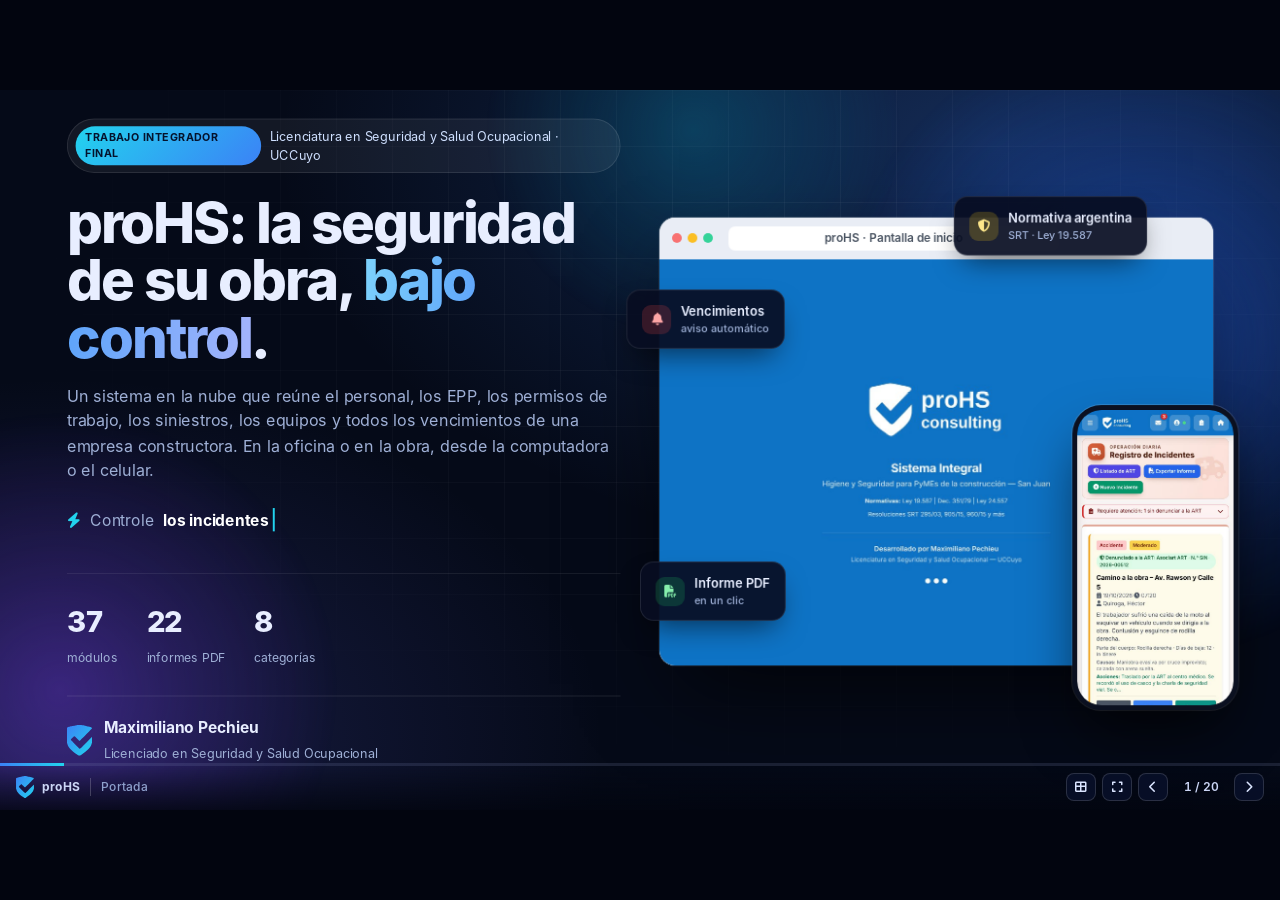
<file: presentacion.html>
<!DOCTYPE html>
<html lang="es">
<head>
<meta charset="utf-8">
<meta name="viewport" content="width=device-width,initial-scale=1">
<title>proHS · Presentación</title>
<meta name="robots" content="noindex">
<meta name="theme-color" content="#050a18">
<link rel="icon" type="image/svg+xml" href="assets/img/logo-mark.svg">
<link rel="stylesheet" href="assets/css/fa.min.css">
<link rel="stylesheet" href="assets/css/deck-base.css">
<link rel="stylesheet" href="assets/css/deck.css">
</head>
<body>
<div id="dk">
  <div class="dkstage" id="dkstage">
<section class="slide hero cover" id="portada" data-title="Portada">
  <div class="grid-bg"></div><div class="blob a"></div><div class="blob b"></div><div class="blob c"></div>
  <div class="wrap">
    <div>
      <div class="pill rv"><b>TRABAJO INTEGRADOR FINAL</b> Licenciatura en Seguridad y Salud Ocupacional · UCCuyo</div>
      <h1 class="rv" style="--d:.08s">proHS: la seguridad de su obra, <span class="grad">bajo control</span>.</h1>
      <p class="lead rv" style="--d:.16s">Un sistema en la nube que reúne el personal, los EPP, los permisos de trabajo, los siniestros, los equipos y todos los vencimientos de una empresa constructora. En la oficina o en la obra, desde la computadora o el celular.</p>
      <div class="rot rv" style="--d:.22s"><i class="fa-solid fa-bolt"></i> Controle <span id="rot"></span></div>
      <div class="hstats rv" style="--d:.28s">
        <div><b data-count="37">0</b><span>módulos</span></div>
        <div><b data-count="22" data-plus="+">0</b><span>informes PDF</span></div>
        <div><b data-count="8">0</b><span>categorías</span></div>
      </div>
      <div class="cvauthor rv" style="--d:.34s"><img src="assets/img/logo-mark.svg" alt="" width="26" height="32"><div><b>Maximiliano Pechieu</b><small>Licenciado en Seguridad y Salud Ocupacional</small></div></div>
    </div>
    <div class="stage rv r" style="--d:.2s" id="stage3d">
      <div class="browser" id="tilt">
        <div class="bar"><i></i><i></i><i></i><span id="hwin">proHS · Pantalla de inicio</span></div>
        <div class="slides" id="hslides" data-zoom data-group="hero">
          <img class="on" src="assets/img/thumb/obra-splash.jpg" data-full="assets/img/full/obra-splash.jpg" data-title="Pantalla de inicio" data-win="Pantalla de inicio" alt="Pantalla de inicio de proHS">
          <img src="assets/img/thumb/obra-home.jpg" data-full="assets/img/full/obra-home.jpg" data-title="Página principal" data-win="Página principal" alt="Página principal de una obra" loading="lazy">
          <img src="assets/img/thumb/obra-incidents.jpg" data-full="assets/img/full/obra-incidents.jpg" data-title="Incidentes" data-win="Incidentes" alt="Registro de incidentes" loading="lazy">
          <img src="assets/img/thumb/obra-riskmatrix.jpg" data-full="assets/img/full/obra-riskmatrix.jpg" data-title="Matriz de riesgos" data-win="Matriz de riesgos" alt="Matriz de riesgos" loading="lazy">
          <img src="assets/img/thumb/obra-dashboard.jpg" data-full="assets/img/full/obra-dashboard.jpg" data-title="Resumen y estadísticas" data-win="Resumen y estadísticas" alt="Resumen y estadísticas" loading="lazy">
        </div>
      </div>
      <div class="hphone"><img src="assets/img/thumb/mobile-incidents.jpg" alt="Registro de incidentes en el celular"></div>
      <div class="chipf c1"><i class="fa-solid fa-bell"></i><div>Vencimientos<small>aviso automático</small></div></div>
      <div class="chipf c2"><i class="fa-solid fa-file-pdf"></i><div>Informe PDF<small>en un clic</small></div></div>
      <div class="chipf c3"><i class="fa-solid fa-shield-halved"></i><div>Normativa argentina<small>SRT · Ley 19.587</small></div></div>
    </div>
  </div>
</section>
<section class="slide stats stats-s" id="sistema" data-title="Todo en un sistema"><div class="wrap">
  <span class="eyebrow rv">Todo en un sistema</span>
  <h2 class="title rv" style="--d:.06s">Un legajo de seguridad que <span class="grad">nunca se vence</span>.</h2>
  <p class="lead rv" style="--d:.12s">Casi todos los módulos tienen fechas: habilitaciones, exámenes, extintores, seguros y capacitaciones. proHS las junta en un calendario y le avisa antes de que algo se venza.</p>
  <div class="sgrid">
    <div class="sbox rv z" style="--c:#38bdf8"><i class="fa-solid fa-layer-group"></i><b data-count="37">0</b><span>módulos de gestión</span></div>
    <div class="sbox rv z" style="--c:#a78bfa;--d:.08s"><i class="fa-solid fa-file-pdf"></i><b data-count="22" data-plus="+">0</b><span>informes PDF listos</span></div>
    <div class="sbox rv z" style="--c:#34d399;--d:.16s"><i class="fa-solid fa-leaf"></i><b data-count="13">0</b><span>pestañas de gestión ambiental</span></div>
    <div class="sbox rv z" style="--c:#fbbf24;--d:.24s"><i class="fa-solid fa-book"></i><b data-count="120" data-plus="+">0</b><span>términos en el glosario SRT</span></div>
  </div>
</div><div class="marq"><div class="track" id="marq"></div></div></section>
<section class="slide feat feat-a" id="funciones" data-title="Un solo sistema, en la obra y en la oficina"><div class="wrap"><span class="eyebrow rv">Lo que hace especial a proHS</span><h2 class="title rv" style="--d:.06s">Un solo sistema, <span class="grad">en la obra y en la oficina</span>.</h2><div class="bento"><div class="bx w4 cal rv" style="--c:#0891b2">
      <div class="ctx"><div class="ic"><i class="fa-solid fa-calendar-days"></i></div>
      <h3>Un calendario único de vencimientos</h3>
      <p>Habilitaciones, exámenes médicos, recargas de extintores, seguros y capacitaciones en una sola vista, en la página principal de cada obra. Pase el cursor por un día y mire el detalle.</p>
      <span class="chint"><i class="fa-solid fa-arrow-right"></i> Pruebe con los días marcados</span></div>
      <div class="calw" id="calw"></div>
    </div><div class="bx w2 rv" style="--c:#dc2626;--d:.08s">
      <div class="ic"><i class="fa-solid fa-file-pdf"></i></div>
      <h3>Informes PDF en un clic</h3>
      <p>Con membrete propio, listos para presentar o archivar.</p>
      <div class="fan">
        <img src="assets/img/pdf/riesgos.jpg" data-zoom data-group="feat" data-full="assets/img/pdf/riesgos.jpg" data-title="Informe de matriz de riesgos" alt="Informe de riesgos" loading="lazy">
        <img src="assets/img/pdf/incidentes.jpg" data-zoom data-group="feat" data-full="assets/img/pdf/incidentes.jpg" data-title="Informe de incidentes" alt="Informe de incidentes" loading="lazy">
        <img src="assets/img/pdf/extintores.jpg" data-zoom data-group="feat" data-full="assets/img/pdf/extintores.jpg" data-title="Informe de extintores" alt="Informe de extintores" loading="lazy">
      </div>
    </div><div class="bx w2 rv" style="--c:#4f46e5">
      <div class="ic"><i class="fa-solid fa-building"></i></div>
      <h3>Empresas y obras</h3>
      <p>Un selector en la parte superior pasa de la casa central a cada sucursal u obra. La constructora es dueña del personal y los equipos; cada obra guarda sus propios datos sin mezclarse con las demás.</p>
      <div class="tags"><span>Personal compartido</span><span>Equipos por obra</span><span>Historial</span></div>
    </div><div class="bx w2 rv" style="--c:#d97706;--d:.08s">
      <div class="ic"><i class="fa-solid fa-scale-balanced"></i></div>
      <h3>Normativa argentina integrada</h3>
      <p>Matriz de riesgos, RGRL, carga de fuego, NIOSH y glosario con la normativa de cada término.</p>
      <div class="tags"><span>Ley 19.587</span><span>Dec. 351/79</span><span>Dec. 911/96</span><span>Res. SRT</span></div>
    </div><div class="bx w2 rv" style="--c:#0d9488;--d:.16s">
      <div class="ic"><i class="fa-solid fa-user-shield"></i></div>
      <h3>Perfiles y permisos</h3>
      <p>Cada persona ve solo los módulos que su perfil habilita. Cinco perfiles de fábrica y los propios que necesite.</p>
      <div class="tags"><span>Usuarios</span><span>Auditoría</span><span>Copias</span></div>
    </div></div></div></section>
<section class="slide nomina nom-s" id="nomina" data-title="Nómina de personal"><div class="wrap">
  <div class="nmh">
    <span class="eyebrow rv">Nómina de personal</span>
    <h2 class="title rv" style="--d:.06s">Carga un dato una vez y <span class="grad">se ve en toda la aplicación</span>.</h2>
    <p class="lead rv" style="--d:.12s">Cada trabajador tiene una ficha que se completa sola con lo que se registra en los demás módulos. Mire cómo lo que se carga en un módulo aparece en la ficha, sin volver a escribir nada.</p>
    <div class="tpills rv" style="--d:.18s"><span><i class="fa-solid fa-helmet-safety"></i> Obras</span><span><i class="fa-solid fa-shield-halved"></i> ART</span><span><i class="fa-solid fa-user-doctor"></i> Vigilancia de salud</span><span><i class="fa-solid fa-graduation-cap"></i> Capacitaciones</span><span><i class="fa-solid fa-vest-patches"></i> EPP</span><span><i class="fa-solid fa-file-signature"></i> Protocolos</span></div>
  </div>
  <div class="ttabs nmt rv" id="nmt" role="tablist" aria-label="Elegir ejemplo" style="--d:.2s">
    <button class="on" data-s="0" style="--c:#7c3aed" role="tab"><i class="fa-solid fa-vest-patches"></i> Entrega de EPP</button>
    <button data-s="1" style="--c:#2563eb" role="tab"><i class="fa-solid fa-graduation-cap"></i> Capacitación</button>
    <button data-s="2" style="--c:#d97706" role="tab"><i class="fa-solid fa-user-doctor"></i> Examen médico</button>
    <button data-s="3" style="--c:#4f46e5" role="tab"><i class="fa-solid fa-file-signature"></i> Protocolo nuevo</button>
  </div>
  <div class="nmst rv" style="--d:.25s" id="nmst" aria-label="Ejemplo animado: un dato cargado en un módulo aparece en la ficha del trabajador">
    <div class="win wl" id="wl">
      <!-- 0 · EPP -->
      <div class="lp on" data-s="0">
        <div class="wb"><i></i><i></i><i></i><span>proHS · Gestión de EPP</span></div>
        <div class="wbd">
          <div class="mh"><i class="fa-solid fa-helmet-safety" style="color:#6d28d9"></i> Gestión de EPP</div>
          <div class="ft">Registrar Entrega de EPP</div>
          <div class="fld" data-step data-t="Mamani, Carlos"><span class="phd">Empleado (elija de la nómina) *</span><span class="tx"></span></div>
          <div class="g2"><div class="fld" data-step data-t="Pantalla facial"><span class="phd">Artículo EPP *</span><span class="tx"></span></div><div class="fld" data-step data-t="Única"><span class="phd">Talla</span><span class="tx"></span></div></div>
          <div class="g2"><div class="fld" data-step data-t="1"><span class="phd">Cantidad *</span><span class="tx"></span></div><div class="fld" data-step data-t="12"><span class="phd">Vida útil (meses)</span><span class="tx"></span></div></div>
          <div class="sg" data-step="sig"><small><i class="fa-solid fa-file-signature"></i> Firma del empleado que recibe</small><svg viewBox="0 0 220 44" preserveAspectRatio="none"><path d="M6 30 C20 6 30 40 44 20 S66 8 76 26 S96 38 108 16 S130 10 140 28 S168 36 214 12" pathLength="1"/></svg></div>
          <button type="button" class="bt g" data-step="btn"><i class="fa-solid fa-floppy-disk"></i> Registrar Entrega</button>
        </div>
        <div class="tst"><i class="fa-solid fa-circle-check"></i> Entrega registrada</div>
      </div>
      <!-- 1 · Capacitación -->
      <div class="lp" data-s="1">
        <div class="wb"><i></i><i></i><i></i><span>proHS · Capacitaciones</span></div>
        <div class="wbd">
          <div class="mh"><i class="fa-solid fa-graduation-cap" style="color:#1d4ed8"></i> Capacitaciones</div>
          <div class="ft">Nueva Capacitación</div>
          <div class="fld" data-step data-t="Trabajo seguro en altura"><span class="phd">Título de la capacitación *</span><span class="tx"></span></div>
          <div class="g2"><div class="fld" data-step data-t="2"><span class="phd">Duración (hs) *</span><span class="tx"></span></div><div class="fld" data-step data-t="Téc. M. Vega"><span class="phd">Instructor *</span><span class="tx"></span></div></div>
          <div class="cks"><small>Asistentes (de la nómina de personal)</small>
            <label class="ck"><i class="ckb"></i> Godoy, Ramón</label>
            <label class="ck" data-step="ck"><i class="ckb"></i> Mamani, Carlos</label>
            <label class="ck"><i class="ckb"></i> Pérez, Juan</label></div>
          <div class="cks"><small>Protocolos que se explican</small><label class="ck" data-step="ck"><i class="ckb"></i> <b class="mono">PRC-001</b> Rev. 02 — Trabajo en altura</label></div>
          <button type="button" class="bt b" data-step="btn"><i class="fa-solid fa-floppy-disk"></i> Guardar capacitación</button>
        </div>
        <div class="tst"><i class="fa-solid fa-circle-check"></i> Capacitación guardada</div>
      </div>
      <!-- 2 · Examen -->
      <div class="lp" data-s="2">
        <div class="wb"><i></i><i></i><i></i><span>proHS · Vigilancia de Salud</span></div>
        <div class="wbd">
          <div class="mh"><i class="fa-solid fa-heart-pulse" style="color:#be123c"></i> Vigilancia de Salud</div>
          <div class="ft">Nuevo Examen Médico</div>
          <div class="fld sel" data-step data-t="Mamani, Carlos"><span class="phd">Elegir de la nómina de personal...</span><span class="tx"></span><i class="fa-solid fa-chevron-down"></i></div>
          <div class="g2"><div class="fld sel" data-step data-t="Periódico"><span class="phd">Tipo de examen *</span><span class="tx"></span><i class="fa-solid fa-chevron-down"></i></div><div class="fld sel" data-step data-t="Apto"><span class="phd">Resultado</span><span class="tx"></span><i class="fa-solid fa-chevron-down"></i></div></div>
          <div class="g2"><div class="fld" data-step data-t="17/11/2026"><span class="phd">Fecha del examen</span><span class="tx"></span></div><div class="fld" data-step data-t="17/11/2027"><span class="phd">Próximo control</span><span class="tx"></span></div></div>
          <div class="note"><i class="fa-solid fa-lock"></i> Los datos de salud quedan protegidos: solo los ven los perfiles autorizados.</div>
          <button type="button" class="bt g" data-step="btn"><i class="fa-solid fa-floppy-disk"></i> Guardar examen</button>
        </div>
        <div class="tst"><i class="fa-solid fa-circle-check"></i> Examen registrado</div>
      </div>
      <!-- 3 · Protocolo -->
      <div class="lp" data-s="3">
        <div class="wb"><i></i><i></i><i></i><span>proHS · Protocolos y procedimientos</span></div>
        <div class="wbd">
          <div class="mh"><i class="fa-solid fa-file-signature" style="color:#4338ca"></i> Protocolos y procedimientos</div>
          <div class="ft">Nuevo documento</div>
          <div class="g2"><div class="fld" data-step data-t="PRC-005"><span class="phd">Código *</span><span class="tx"></span></div><div class="fld" data-step data-t="00"><span class="phd">Revisión</span><span class="tx"></span></div></div>
          <div class="fld" data-step data-t="Trabajo en espacios confinados"><span class="phd">Título *</span><span class="tx"></span></div>
          <div class="fld sel" data-step data-t="Vigente"><span class="phd">Estado</span><span class="tx"></span><i class="fa-solid fa-chevron-down"></i></div>
          <div class="note"><i class="fa-solid fa-paperclip"></i> El archivo del procedimiento se adjunta al documento.</div>
          <button type="button" class="bt b" data-step="btn"><i class="fa-solid fa-floppy-disk"></i> Guardar</button>
        </div>
        <div class="tst"><i class="fa-solid fa-circle-check"></i> Documento guardado</div>
      </div>
    </div>

    <div class="nmlk" aria-hidden="true"><i class="fa-solid fa-right-long"></i><span>Se refleja en la ficha</span></div>

    <div class="win wr" id="wr">
      <!-- 0 · EPP -->
      <div class="rp on" data-s="0">
        <div class="wb"><i></i><i></i><i></i><span>proHS · Nómina de Personal · Ficha</span></div>
        <div class="wbd"><div class="fh"><span class="fav">M</span><div><b>Mamani, Carlos</b><small>Oficial albañil · Estructura · Personal propio · Leg. LEG-0231</small><div class="chs"><span class="ch g">ART vigente</span><span class="ch g">Apto</span><span class="ch n">Activo</span></div></div></div>
          <section class="cd blue" data-fly><header><i class="fa-solid fa-hard-hat"></i><span>EPP entregados (<span class="bf">2</span><span class="af">3</span>)</span></header><ul>
            <li class="af nw"><span>Pantalla facial</span><em>17/11/2026</em><b class="nuevo">Nuevo</b></li>
            <li class=""><span>Arnés de seguridad</span><em>12/3/2026</em></li><li class=""><span>Casco de seguridad</span><em>12/3/2026</em></li></ul></section>
          <section class="cd blue"><header><i class="fa-solid fa-graduation-cap"></i> Capacitaciones (2)</header><ul><li class=""><span>Primeros auxilios y RCP básico</span><em>18/6/2026</em></li><li class=""><span>Uso y Mantenimiento de EPP</span><em>5/4/2026</em></li></ul></section>
        </div>
      </div>
      <!-- 1 · Capacitación -->
      <div class="rp" data-s="1">
        <div class="wb"><i></i><i></i><i></i><span>proHS · Nómina de Personal · Ficha</span></div>
        <div class="wbd"><div class="fh"><span class="fav">M</span><div><b>Mamani, Carlos</b><small>Oficial albañil · Estructura · Personal propio · Leg. LEG-0231</small><div class="chs"><span class="ch g">ART vigente</span><span class="ch g">Apto</span><span class="ch n">Activo</span></div></div></div>
          <section class="cd blue" data-fly><header><i class="fa-solid fa-graduation-cap"></i><span>Capacitaciones (<span class="bf">2</span><span class="af">3</span>)</span></header><ul>
            <li class="af nw"><span>Trabajo seguro en altura</span><em>17/11/2026</em><b class="nuevo">Nuevo</b></li><li class=""><span>Primeros auxilios y RCP básico</span><em>18/6/2026</em></li><li class=""><span>Uso y Mantenimiento de EPP</span><em>5/4/2026</em></li></ul></section>
          <section class="cd ind"><header><i class="fa-solid fa-book"></i> Protocolos y procedimientos vigentes</header><ul class="pr">
            <li><span><b class="mono">INS-004</b> Rev. 00 — Hormigonado con bomba y vibrado</span><span class="ch g">Al día · Rev. 00</span></li>
            <li class="chg"><span><b class="mono">PRC-001</b> Rev. 02 — Trabajo en altura</span><span class="bf ch r">Sin capacitar ni notificar</span><span class="af ch g nw">Al día · Rev. 02 · 17/11/2026</span></li></ul></section>
        </div>
      </div>
      <!-- 2 · Examen -->
      <div class="rp" data-s="2">
        <div class="wb"><i></i><i></i><i></i><span>proHS · Nómina de Personal · Ficha</span></div>
        <div class="wbd"><div class="fh"><span class="fav">M</span><div><b>Mamani, Carlos</b><small>Oficial albañil · Estructura · Personal propio · Leg. LEG-0231</small><div class="chs"><span class="ch g">ART vigente</span><span class="ch r bf">Sin examen médico</span><span class="ch g af">Apto</span><span class="ch n">Activo</span></div></div></div>
          <section class="cd yel" data-fly><header><i class="fa-solid fa-user-doctor"></i> Aptitud médica</header>
            <p class="warnp bf"><i class="fa-solid fa-triangle-exclamation"></i> No hay examen cargado en el módulo Médico para este trabajador.</p>
            <dl class="af nw"><div><dt>Último examen</dt><dd>17/11/2026 (Periódico)</dd></div><div><dt>Resultado</dt><dd>Apto</dd></div><div><dt>Próximo control</dt><dd>17/11/2027</dd></div></dl></section>
          <section class="cd grn"><header><i class="fa-solid fa-shield-halved"></i> ART</header>
            <dl><div><dt>Aseguradora</dt><dd>Cuyo ART</dd></div><div><dt>Vigencia</dt><dd>1/1/2026 al 31/3/2027</dd></div></dl></section>
        </div>
      </div>
      <!-- 3 · Protocolo -->
      <div class="rp" data-s="3">
        <div class="wb"><i></i><i></i><i></i><span>proHS · Nómina de Personal · Ficha</span></div>
        <div class="wbd"><div class="fh"><span class="fav">M</span><div><b>Mamani, Carlos</b><small>Oficial albañil · Estructura · Personal propio · Leg. LEG-0231</small><div class="chs"><span class="ch g">ART vigente</span><span class="ch g">Apto</span><span class="ch n">Activo</span></div></div></div>
          <section class="cd ind" data-fly><header><i class="fa-solid fa-book"></i> Protocolos y procedimientos vigentes</header><ul class="pr">
            <li><span><b class="mono">INS-004</b> Rev. 00 — Hormigonado con bomba y vibrado</span><span class="ch g">Al día · Rev. 00</span></li>
            <li><span><b class="mono">PRC-001</b> Rev. 02 — Trabajo en altura</span><span class="ch g">Al día · Rev. 02</span></li>
            <li class="af nw"><span><b class="mono">PRC-005</b> Rev. 00 — Trabajo en espacios confinados</span><span class="ch r">Sin capacitar ni notificar</span></li></ul></section>
          <section class="cd blue"><header><i class="fa-solid fa-graduation-cap"></i> Capacitaciones (2)</header><ul><li class=""><span>Primeros auxilios y RCP básico</span><em>18/6/2026</em></li><li class=""><span>Uso y Mantenimiento de EPP</span><em>5/4/2026</em></li></ul></section>
        </div>
      </div>
    </div>
    <div class="cur" id="cur" aria-hidden="true"><svg viewBox="0 0 24 24" width="22" height="22"><path d="M4 2l15 9-7 1.6L9 20z" fill="#0f172a" stroke="#fff" stroke-width="1.4" stroke-linejoin="round"/></svg><i class="rip"></i></div>
    <div class="fly" id="fly" aria-hidden="true"><i class="fa-solid fa-arrow-right-arrow-left"></i><span></span></div>
  </div>
  <p class="nmcap" id="nmcap" aria-live="polite"></p>
</div></section>
<section class="slide docs light doc-t" id="documentos" data-title="Gestión documental"><div class="wrap"><div class="nmh"><span class="eyebrow rv">Gestión documental</span><h2 class="title rv" style="--d:.06s">Todos los documentos <span class="grad">al alcance</span>, sin carpetas compartidas.</h2></div><div class="dtour rv" id="dtour" style="--d:.12s"></div></div></section>
<section class="slide docs light doc-b" id="documentos-legajo" data-title="Legajo y guía de requisitos"><div class="wrap"><div class="nmh"><span class="eyebrow rv">Gestión documental</span><h2 class="title rv" style="--d:.06s">El legajo completo, <span class="grad">al alcance de quien corresponde</span>.</h2></div><div class="dbn">
    <div class="rv" style="--d:.04s"><i class="fa-solid fa-lock"></i><h3>Sin recursos compartidos</h3><p>No hacen falta carpetas de red, unidades compartidas ni pendrives. Cada documento está dentro de proHS y lo ve quien tiene permiso.</p></div>
    <div class="rv" style="--d:.1s"><i class="fa-solid fa-bell"></i><h3>Vencimientos que avisan</h3><p>Los recuadros muestran qué está al día, por vencer, vencido o en trámite, y «Pendientes» avisa cuando algo está por vencer.</p></div>
    <div class="rv" style="--d:.16s"><i class="fa-solid fa-map-location-dot"></i><h3>Qué exige cada provincia</h3><p>Elige provincia y rubro, y la guía cruza lo exigible con lo que ya cargó: qué cumple y qué falta.</p></div>
    <div class="rv" style="--d:.22s"><i class="fa-solid fa-file-pdf"></i><h3>Legajo de obra en un clic</h3><p>Se genera un PDF con el estado de toda la documentación, listo para una inspección o para el comitente.</p></div>
  </div></div></section>
<section class="slide planos pl-a" id="planos" data-title="Editor de planos y simulador"><div class="wrap"><div class="nmh">
    <span class="eyebrow rv">Planos de emergencia</span>
    <h2 class="title rv" style="--d:.06s">Dibuje el plano y <span class="grad">simule la evacuación</span> antes del simulacro.</h2>
    <p class="lead rv" style="--d:.12s">proHS trae su propio editor de planos: dibuja los muros y las puertas, coloca los símbolos de seguridad, ubica a las personas y el sistema calcula cuánto tardan en salir, dibuja las flechas de evacuación y revisa el plano contra la normativa.</p>
    <div class="tpills rv" style="--d:.18s"><span><i class="fa-solid fa-pen-ruler"></i> Editor de planos</span><span><i class="fa-solid fa-person-running"></i> Simulador de evacuación</span><span><i class="fa-solid fa-cube"></i> Vista 3D</span><span><i class="fa-solid fa-building"></i> Varias plantas</span><span><i class="fa-solid fa-recycle"></i> Layout de residuos</span></div>
  </div><div class="plmain">
    <div class="browser rv plv"><div class="bar"><i></i><i></i><i></i><span>proHS · Planos de evacuación · Simulación</span></div>
      <video id="plvid" muted loop playsinline preload="none" poster="assets/img/doc/evac-sim-poster.jpg" aria-label="Simulación de evacuación: las personas del plano salen por las puertas siguiendo las flechas de evacuación y, al final, los resultados del cálculo"><source src="assets/vid/evac-sim.mp4" type="video/mp4"></video></div>
    <div class="plft rv" style="--d:.1s">
      <h3>Del dibujo al resultado, sin salir de proHS</h3>
      <ul>
        <li><i class="fa-solid fa-pen-ruler"></i><span><b>Dibuja y pone escala real.</b> Muros, puertas, salidas, extintores, botiquín, luces de emergencia y más, con símbolos según IRAM 10005 e ISO 7010. Mide en el plano para calibrar los metros.</span></li>
        <li><i class="fa-solid fa-people-group"></i><span><b>Ubica a las personas</b> por grupos, juntas o muy dispersas, con comportamiento ideal o natural y una variación al azar para repetir el ensayo.</span></li>
        <li><i class="fa-solid fa-route"></i><span><b>Calcula y anima.</b> Tiempo total de evacuación, recorrido más largo, espera en cada salida y una animación con las personas saliendo. Un botón dibuja las flechas de evacuación.</span></li>
        <li><i class="fa-solid fa-clipboard-check"></i><span><b>Verifica el plano</b> contra el Decreto 351/79: ancho de salidas, distancia a la salida y al extintor, y le avisa qué falta cargar.</span></li>
        <li><i class="fa-solid fa-cube"></i><span><b>Vista 3D, varias plantas y PDF.</b> Evacuación de edificios con más de un piso y un PDF listo para imprimir.</span></li>
      </ul>
    </div>
  </div></div></section>
<section class="slide planos pl-b" id="planos-galeria" data-title="El plano, la simulación y la vista 3D"><div class="wrap"><div class="nmh"><span class="eyebrow rv">Planos de emergencia</span><h2 class="title rv" style="--d:.06s">Del editor al <span class="grad">resultado de la simulación</span>.</h2></div><div class="plgal">
    <figure class="rv"><div class="browser" data-zoom data-group="planos" data-full="assets/img/doc/evac-editor.jpg" data-title="Editor del plano de evacuación" data-cap="Muros, salidas, extintores, luces, grupos de personas y flechas de evacuación dibujadas sobre una cuadrícula con escala."><div class="bar"><i></i><i></i><i></i><span>Editor de planos</span></div><img src="assets/img/doc/evac-editor.jpg" alt="Editor del plano de evacuación con símbolos, flechas de evacuación y grupos de personas" loading="lazy" width="1500" height="1302"></div><figcaption><b>El editor.</b> Barra de herramientas, imán a muros, modo ortogonal y rutas de escape.</figcaption></figure>
    <figure class="rv" style="--d:.08s"><div class="browser" data-zoom data-group="planos" data-full="assets/img/doc/evac-sim.jpg" data-title="Resultado de la simulación" data-cap="Tiempo estimado, personas evacuadas, recorrido más largo y detalle por salida."><div class="bar"><i></i><i></i><i></i><span>Simulación de evacuación</span></div><img src="assets/img/doc/evac-sim.jpg" alt="Resultados de la simulación: tiempo, personas y detalle por salida" loading="lazy" width="1400" height="784"></div><figcaption><b>Los números.</b> Tiempo por salida, espera máxima y quién sale último.</figcaption></figure>
    <figure class="rv" style="--d:.16s"><div class="browser" data-zoom data-group="planos" data-full="assets/img/doc/evac-3d.jpg" data-title="Vista 3D" data-cap="El mismo plano en 3D, para orbitar y recorrer."><div class="bar"><i></i><i></i><i></i><span>Vista 3D</span></div><img src="assets/img/doc/evac-3d.jpg" alt="Vista 3D del plano de evacuación" loading="lazy" width="1400" height="1002"></div><figcaption><b>Vista 3D.</b> Para mostrar el plano a quien no lee planos.</figcaption></figure>
  </div></div></section>
<section class="slide planos pl-pdf" id="planos-pdf" data-title="Plano de evacuación en PDF"><div class="wrap"><div class="plpdf rv">
    <div class="pph">
      <span class="eyebrow">Plano en PDF</span>
      <h3>Y el plano sale listo para imprimir y colgar.</h3>
      <p>Cuando el plano está terminado, un botón genera el PDF en <b>A3 o A4</b> (el sistema le pregunta la hoja): plano con símbolos y flechas de evacuación, referencias, teléfonos de emergencia, instrucciones ante una evacuación y la normativa de base. Es el cartel para exhibir en la obra o en la oficina.</p>
      <a class="dlb" href="assets/pdf/Plano-de-evacuacion-ejemplo.pdf" target="_blank" rel="noopener" download><i class="fa-solid fa-file-pdf"></i> Ver el PDF de ejemplo <small>A3 · 1 página</small></a>
    </div>
    <figure class="paper" data-zoom data-group="pdfs" data-full="assets/img/doc/pdf-evac.jpg" data-title="Plano de evacuación en PDF" data-cap="PDF generado por proHS con datos de ejemplo: plano, referencias, teléfonos de emergencia e instrucciones. Hoja A3."><img src="assets/img/doc/pdf-evac.jpg" alt="Plano de evacuación exportado a PDF en hoja A3" loading="lazy" width="1600" height="1132"></figure>
  </div></div></section>
<section class="slide planos pl-c" id="planos-layout" data-title="Layout de gestión de residuos"><div class="wrap plres"><div class="plhd">
      <span class="eyebrow rv">Layout de residuos</span>
      <h3 class="rv" style="--d:.05s">El mismo editor, para ordenar la gestión de residuos.</h3>
      <p class="rv" style="--d:.1s">Dibuja el predio con sus zonas (producción, patio de insumos, acopio transitorio, separación, patio de residuos y acopio de residuos peligrosos), ubica los contenedores por tipo y traza los circuitos de insumos, residuos y residuos peligrosos. proHS revisa el layout: separaciones mínimas, circuitos que no se crucen, contención de derrames, kit antiderrames y la dirección del viento frente a las fuentes de polvo.</p>
    </div><div class="plgal two">
      <figure class="rv"><div class="browser" data-zoom data-group="layout" data-full="assets/img/doc/res-editor.jpg" data-title="Layout de residuos" data-cap="Zonas, contenedores por tipo y circuitos de insumos, residuos y residuos peligrosos."><div class="bar"><i></i><i></i><i></i><span>Layout de gestión de residuos</span></div><img src="assets/img/doc/res-editor.jpg" alt="Layout de gestión de residuos con zonas, contenedores y circuitos" loading="lazy" width="1500" height="930"></div><figcaption><b>El layout.</b> Zonas con su rótulo, símbolos de residuos por tipo y flujos por color.</figcaption></figure>
      <figure class="rv" style="--d:.1s"><div class="browser" data-zoom data-group="layout" data-full="assets/img/doc/res-check.jpg" data-title="Revisión del layout" data-cap="Cada punto de la revisión indica qué se cumple y con qué normativa se relaciona."><div class="bar"><i></i><i></i><i></i><span>Revisión del layout</span></div><img src="assets/img/doc/res-check.jpg" alt="Revisión automática del layout de residuos" loading="lazy" width="1448" height="716"></div><figcaption><b>La revisión.</b> Observaciones y puntos cumplidos, con la referencia normativa de cada uno.</figcaption></figure>
    </div></div></section>
<section class="slide planos pl-pdf" id="planos-layout-pdf" data-title="Layout de residuos en PDF"><div class="wrap"><div class="plpdf rev rv">
      <div class="pph">
        <span class="eyebrow">Layout en PDF</span>
        <h3>El layout también se exporta, con su revisión incluida.</h3>
        <p>El PDF trae el plano del predio con la leyenda de zonas y contenedores, y una segunda hoja con los <b>criterios y la revisión automática</b>: qué se cumple, qué falta y con qué normativa se relaciona. Queda listo para adjuntar a un legajo o presentar en una inspección.</p>
        <a class="dlb" href="assets/pdf/Layout-de-residuos-ejemplo.pdf" target="_blank" rel="noopener" download><i class="fa-solid fa-file-pdf"></i> Ver el PDF de ejemplo <small>A3</small></a>
      </div>
      <div class="pprs">
        <figure class="paper" data-zoom data-group="pdfs" data-full="assets/img/doc/pdf-layout-1.jpg" data-title="Layout de residuos en PDF · Plano" data-cap="Página 1: plano del predio con zonas, contenedores, circuitos y leyenda."><img src="assets/img/doc/pdf-layout-1.jpg" alt="Layout de residuos exportado a PDF, página del plano" loading="lazy" width="1600" height="1132"></figure>
        <figure class="paper" data-zoom data-group="pdfs" data-full="assets/img/doc/pdf-layout-2.jpg" data-title="Layout de residuos en PDF · Criterios y revisión" data-cap="Página 2: criterios aplicados, revisión automática y referencia normativa."><img src="assets/img/doc/pdf-layout-2.jpg" alt="Layout de residuos exportado a PDF, página de criterios y revisión" loading="lazy" width="1600" height="1132"></figure>
      </div>
    </div></div></section>
<section class="slide explore light exp-s" id="modulos" data-title="Explorador de módulos"><div class="wrap">
  <span class="eyebrow rv">Explorador de módulos</span>
  <h2 class="title rv" style="--d:.06s">Cada módulo, <span style="color:#1e40af">a pantalla completa</span>.</h2>
  
  <div class="tabs rv" id="tabs"></div>
  <p class="catblurb" id="blurb"></p>
  <div class="mgrid" id="mgrid"></div>
  <div class="amb rv" id="ambbox" style="display:none">
    <h3><i class="fa-solid fa-leaf"></i> Gestión ambiental: trece pestañas</h3>
    <p>El módulo más completo del sistema organiza la habilitación ambiental, la trazabilidad de residuos, el plan de gestión y el cierre de la obra.</p>
    <div class="agrid" id="agrid"></div>
  </div>
</div></section>
<section class="slide reports rep-s" id="informes" data-title="Informes PDF"><div class="wrap">
  <span class="eyebrow rv">Informes</span>
  <h2 class="title rv" style="--d:.06s">Del dato al documento, <span class="grad">sin planillas</span>.</h2>
  <p class="lead rv" style="--d:.12s">Cada módulo genera su propio informe PDF con membrete, resumen y detalle. Estas son las primeras páginas de informes reales generados con datos de ejemplo.</p>
  <div class="rnav rv"><button id="rprev" aria-label="Anterior"><i class="fa-solid fa-arrow-left"></i></button><button id="rnext" aria-label="Siguiente"><i class="fa-solid fa-arrow-right"></i></button></div>
</div>
<div class="rtrack" id="rtrack"></div></section>
<section class="slide team light team-a" id="equipo" data-title="Comunicación del equipo"><div class="wrap"><div class="thead">
    <div>
      <span class="eyebrow rv">Comunicación del equipo</span>
      <h2 class="title rv" style="--d:.06s">La obra y la oficina <span style="color:#1e40af">hablando en el mismo lugar</span>.</h2>
      <p class="lead rv" style="--d:.12s">Es el canal interno del equipo de prevención y de administración: quien está en la obra y quien está en la oficina se coordinan con chat en vivo, buzón y comentarios en cada registro. Cada aviso queda dentro del sistema, junto al incidente, la acción o el informe del que se habla, sin depender de grupos de WhatsApp.</p>
      <div class="tpills rv" style="--d:.18s">
        <span><i class="fa-solid fa-comments"></i> Chat en vivo</span><span><i class="fa-solid fa-paperclip"></i> Fotos y documentos</span><span><i class="fa-solid fa-envelope"></i> Buzón</span><span><i class="fa-regular fa-comment-dots"></i> Comentarios</span><span><i class="fa-solid fa-bell"></i> Avisos</span><span><i class="fa-solid fa-clock-rotate-left"></i> Registro de cambios</span>
      </div>
    </div>
    <div class="live rv r" id="live" aria-label="Ejemplo animado de chat">
      <div class="lh"><div class="lavs"><span class="lav" style="background:#16a34a">LG</span><span class="lav" style="background:#c2410c">DF</span><span class="lav" style="background:#0d9488">CR</span></div><div><b>Equipo · Obra y oficina</b><small><i class="dot"></i> 3 conectados</small></div></div>
      <div class="lb">
        <div class="msg"><span class="who" style="color:#16a34a">Laura Giménez · Prevención en obra</span>Terminé la inspección del andamio y arneses. Subo el checklist de EPP.<time>08:12</time></div>
        <div class="msg"><span class="who" style="color:#c2410c">Diego Ferreyra · Oficina</span>Recibido. Falta la constancia de ART del contratista, ¿la pedimos hoy?<time>08:15</time></div>
        <div class="msg"><span class="who" style="color:#0d9488">Carlos Ruiz · Prevención en obra</span><span class="att"><i class="fa-solid fa-image"></i> corte-puesto-2.jpg</span>En el puesto 2 falta la pantalla facial. Le mando la foto.<time>08:26</time></div>
        <div class="msg me">Perfecto. Registro el incidente y dejo cargada la charla de las 14.<time>09:40</time></div>
        <div class="typing"><i></i><i></i><i></i> Diego está escribiendo…</div>
      </div>
      <div class="lf"><i class="fa-solid fa-paperclip"></i><span>Escriba un mensaje…</span><b><i class="fa-solid fa-paper-plane"></i></b></div>
      <div class="lchip c1"><i class="fa-solid fa-envelope"></i> 3 mensajes sin leer</div>
      <div class="lchip c2"><i class="fa-regular fa-comment-dots"></i> Comentario en Incidentes</div>
    </div>
  </div></div></section>
<section class="slide team light team-b" id="equipo-detalle" data-title="Chat, buzón y comentarios"><div class="wrap"><div class="nmh"><span class="eyebrow rv">Comunicación del equipo</span><h2 class="title rv" style="--d:.06s">Chat, buzón, comentarios <span style="color:#1e40af">y avisos</span>.</h2></div><div class="ttabs rv" id="ttabs" role="tablist">
    <button class="on" data-t="chat" style="--c:#2563eb" role="tab"><i class="fa-solid fa-comments"></i> Chat en vivo</button>
    <button data-t="buzon" style="--c:#4f46e5" role="tab"><i class="fa-solid fa-envelope"></i> Buzón</button>
    <button data-t="com" style="--c:#0891b2" role="tab"><i class="fa-regular fa-comment-dots"></i> Comentarios</button>
    <button data-t="avisos" style="--c:#d97706" role="tab"><i class="fa-solid fa-bell"></i> Avisos y control</button>
  </div><div class="tpanels">
    <article class="tp on" id="tp-chat" style="--c:#2563eb">
      <div class="tcopy">
        <h3>Chat en vivo entre la obra y la oficina</h3>
        <p>Un chat general para el equipo de prevención y administración (las personas con usuario en proHS) y conversaciones privadas, con la lista de quién está conectado en ese momento. No es un chat para todo el personal de obra: es la conexión entre quienes trabajan en la obra y quienes trabajan en la oficina. Funciona en la computadora y en el celular.</p>
        <ul class="tl">
          <li><i class="fa-solid fa-circle-dot"></i><span><b>Quién está conectado:</b> en línea, ausente (con "visto hace…") o desconectado.</span></li>
          <li><i class="fa-solid fa-ellipsis"></i><span><b>"Escribiendo…" en vivo</b> y contador de mensajes sin leer por conversación.</span></li>
          <li><i class="fa-solid fa-image"></i><span><b>Fotos y documentos</b>: en el chat se pueden enviar imágenes y archivos (PDF, Word, planillas), con vista previa de las fotos (hasta 4 por mensaje).</span></li>
          <li><i class="fa-solid fa-window-restore"></i><span><b>Varias ventanas</b> abiertas a la vez, como en un mensajero.</span></li>
          <li><i class="fa-solid fa-pen-to-square"></i><span><b>Editar o eliminar</b> mensajes propios; la administración puede moderar y queda constancia.</span></li>
        </ul>
      </div>
      <div class="tvis v2">
        <figure class="tf big" data-zoom data-group="team" data-full="assets/img/full/com-ventanas.jpg" data-title="Chat general y conversación privada" data-cap="Dos conversaciones abiertas: el chat general (con foto y aviso de “escribiendo…”) y un mensaje privado con foto del encofrado."><img src="assets/img/thumb/com-ventanas.jpg" alt="Chat general y conversación privada" loading="lazy"><figcaption>Chat general y conversación privada</figcaption></figure>
        <figure class="tf tall" data-zoom data-group="team" data-full="assets/img/full/com-lista.jpg" data-title="Lista de conectados" data-cap="Conversaciones y personas separadas en conectadas, ausentes y desconectadas, con los mensajes sin leer."><img src="assets/img/thumb/com-lista.jpg" alt="Lista de personas conectadas" loading="lazy"><figcaption>Quién está conectado</figcaption></figure>
      </div>
    </article>

    <article class="tp" id="tp-buzon" style="--c:#4f46e5">
      <div class="tcopy">
        <h3>Un buzón interno para lo importante</h3>
        <p>Para lo que necesita asunto, adjuntos y respuesta ordenada: informes de inspección, vencimientos, convocatorias. Todo queda en hilos, dentro del sistema.</p>
        <ul class="tl">
          <li><i class="fa-solid fa-inbox"></i><span><b>Recibidos, Enviados y Papelera,</b> con filtros (no leídos, comentarios, mensajes) y buscador.</span></li>
          <li><i class="fa-solid fa-users"></i><span><b>Redacte a una o varias personas,</b> o a todas las de un perfil con un clic.</span></li>
          <li><i class="fa-solid fa-paperclip"></i><span><b>Hasta 8 adjuntos</b> por mensaje: informes en PDF, fotos, planillas.</span></li>
          <li><i class="fa-solid fa-reply-all"></i><span><b>Responder y responder a todos:</b> la conversación queda en un solo hilo.</span></li>
          <li><i class="fa-solid fa-check-double"></i><span><b>Confirmación de lectura</b> y contador de no leídos en la cabecera.</span></li>
        </ul>
      </div>
      <div class="tvis v3">
        <figure class="tf big" data-zoom data-group="team" data-full="assets/img/full/com-buzon-hilo.jpg" data-title="Buzón · hilo con respuesta" data-cap="Un mensaje con su respuesta en el mismo hilo, con la lista de destinatarios y la confirmación de lectura."><img src="assets/img/thumb/com-buzon-hilo.jpg" alt="Buzón con un hilo de mensajes" loading="lazy"><figcaption>Hilo con respuesta</figcaption></figure>
        <figure class="tf" data-zoom data-group="team" data-full="assets/img/full/com-buzon-adjunto.jpg" data-title="Buzón · mensaje con informe adjunto" data-cap="El informe de inspección llega como PDF adjunto, listo para abrir."><img src="assets/img/thumb/com-buzon-adjunto.jpg" alt="Mensaje con informe PDF adjunto" loading="lazy"><figcaption>Informe PDF adjunto</figcaption></figure>
        <figure class="tf" data-zoom data-group="team" data-full="assets/img/full/com-redactar.jpg" data-title="Buzón · redactar un mensaje" data-cap="Destinatarios sueltos o por perfil, asunto, mensaje y adjuntos."><img src="assets/img/thumb/com-redactar.jpg" alt="Redactar un mensaje" loading="lazy"><figcaption>Redactar</figcaption></figure>
      </div>
    </article>

    <article class="tp" id="tp-com" style="--c:#0891b2">
      <div class="tcopy">
        <h3>Comentarios en cada registro</h3>
        <p>Cada incidente, acción y otros registros tiene su botón de comentarios con contador. La charla queda pegada al registro: quien lo abre dentro de un año ve qué se habló y quién lo verificó.</p>
        <ul class="tl">
          <li><i class="fa-regular fa-comment-dots"></i><span><b>Un hilo por registro,</b> con respuestas y el contador visible en la tarjeta.</span></li>
          <li><i class="fa-solid fa-at"></i><span><b>"Avisar a…":</b> el comentario le llega al buzón de quien elijas, con acceso directo al registro.</span></li>
          <li><i class="fa-solid fa-lock"></i><span><b>Respeta los permisos:</b> solo comentan y avisan personas con acceso a ese módulo.</span></li>
          <li><i class="fa-solid fa-paperclip"></i><span><b>Con adjuntos</b> cuando hace falta una foto o un documento.</span></li>
        </ul>
      </div>
      <div class="tvis v2b">
        <figure class="tf big" data-zoom data-group="team" data-full="assets/img/full/com-comentarios-lista.jpg" data-title="Comentarios · botón en cada incidente" data-cap="Cada tarjeta tiene su botón de comentarios; el amarillo indica que ya hay conversación (3 comentarios)."><img src="assets/img/thumb/com-comentarios-lista.jpg" alt="Incidentes con botón de comentarios" loading="lazy"><figcaption>Botón de comentarios en cada incidente</figcaption></figure>
        <figure class="tf" data-zoom data-group="team" data-full="assets/img/full/com-comentarios.jpg" data-title="Comentarios · conversación sobre un incidente" data-cap="La conversación sobre el incidente del andamio, con opción de avisar a personas del equipo."><img src="assets/img/thumb/com-comentarios.jpg" alt="Conversación de comentarios sobre un incidente" loading="lazy"><figcaption>Conversación sobre un registro</figcaption></figure>
      </div>
    </article>

    <article class="tp" id="tp-avisos" style="--c:#d97706">
      <div class="tcopy">
        <h3>Avisos a tiempo y control para la administración</h3>
        <p>Nadie se entera tarde de un mensaje, y la administración puede ver qué se modificó. Cada perfil decide si usa los mensajes, y un perfil de solo consulta también puede chatear y comentar.</p>
        <ul class="tl">
          <li><i class="fa-solid fa-bell"></i><span><b>Avisos del sistema</b> de Windows o Android cuando llega un mensaje, aunque esté en otra ventana.</span></li>
          <li><i class="fa-solid fa-globe"></i><span><b>También con el navegador cerrado</b> cuando el sistema está publicado con https.</span></li>
          <li><i class="fa-solid fa-eye-slash"></i><span><b>Usted decide</b> si el aviso muestra el texto del mensaje.</span></li>
          <li><i class="fa-solid fa-clock-rotate-left"></i><span><b>Registro de cambios:</b> quién editó o eliminó mensajes de otras personas y cuándo.</span></li>
          <li><i class="fa-solid fa-user-shield"></i><span><b>Habilitado por perfil</b> desde la administración de usuarios.</span></li>
        </ul>
      </div>
      <div class="tvis v2c">
        <figure class="tf tall" data-zoom data-group="team" data-full="assets/img/full/com-cuenta.jpg" data-title="Mi cuenta · avisos del sistema" data-cap="Pantalla Mi cuenta con los avisos del sistema activados y la opción de mostrar el texto del mensaje."><img src="assets/img/thumb/com-cuenta.jpg" alt="Mi cuenta con avisos del sistema" loading="lazy"><figcaption>Avisos del sistema</figcaption></figure>
        <figure class="tf big" data-zoom data-group="team" data-full="assets/img/full/com-registro.jpg" data-title="Registro de cambios" data-cap="La administración ve quién editó o eliminó mensajes de otras personas."><img src="assets/img/thumb/com-registro.jpg" alt="Registro de cambios de mensajes" loading="lazy"><figcaption>Registro de cambios</figcaption></figure>
      </div>
    </article>
  </div></div></section>
<section class="slide team light team-c" id="equipo-celular" data-title="La conversación en el celular"><div class="wrap"><div class="tmob">
    <div class="tmh rv"><span class="eyebrow">Y en el celular</span><h3>La misma conversación, en el bolsillo</h3></div>
    <div class="tphones">
      <figure class="tph rv" data-zoom data-group="teamm" data-full="assets/img/full/com-m-lista.jpg" data-title="Celular · lista de conectados" style="--d:.04s"><div class="fr"><img src="assets/img/thumb/com-m-lista.jpg" alt="Lista de conectados en el celular" loading="lazy"></div><figcaption>Quién está conectado</figcaption></figure>
      <figure class="tph rv" data-zoom data-group="teamm" data-full="assets/img/full/com-m-general.jpg" data-title="Celular · chat general" style="--d:.12s"><div class="fr"><img src="assets/img/thumb/com-m-general.jpg" alt="Chat general en el celular" loading="lazy"></div><figcaption>Chat con fotos</figcaption></figure>
      <figure class="tph rv" data-zoom data-group="teamm" data-full="assets/img/full/com-m-buzon.jpg" data-title="Celular · buzón de mensajes" style="--d:.2s"><div class="fr"><img src="assets/img/thumb/com-m-buzon.jpg" alt="Buzón en el celular" loading="lazy"></div><figcaption>Buzón de mensajes</figcaption></figure>
      <figure class="tph rv" data-zoom data-group="teamm" data-full="assets/img/full/com-m-comentarios.jpg" data-title="Celular · comentarios en un registro" style="--d:.28s"><div class="fr"><img src="assets/img/thumb/com-m-comentarios.jpg" alt="Comentarios en el celular" loading="lazy"></div><figcaption>Comentarios</figcaption></figure>
    </div>
  </div></div></section>
<section class="slide mobile mob-s" id="movil" data-title="En el celular"><div class="wrap">
  <div>
    <span class="eyebrow rv">En la obra y en la oficina</span>
    <h2 class="title rv" style="--d:.06s;color:#fff">El mismo sistema, <span style="color:#bae6fd">donde esté</span>.</h2>
    <p class="lead rv" style="--d:.12s">Todo lo que se hace en la oficina también puede hacerse desde el celular, con los mismos datos. En la obra permite adelantar trabajo, como una inspección, un incidente o la entrega de EPP, que luego se completa o se cierra en la oficina.</p>
    <div class="mlist">
      <div class="rv" style="--d:.16s"><i class="fa-solid fa-clipboard-check"></i><p><b>Checklist de inspección</b><span>Complete el relevamiento recorriendo la obra.</span></p></div>
      <div class="rv" style="--d:.22s"><i class="fa-solid fa-fingerprint"></i><p><b>Entrada con huella</b><span>Sin guardar la contraseña en el aparato.</span></p></div>
      <div class="rv" style="--d:.28s"><i class="fa-solid fa-qrcode"></i><p><b>Códigos QR</b><span>Escanee un equipo y consulte su ficha.</span></p></div>
    </div>
  </div>
  <div class="phones" id="phones"></div>
</div></section>
<section class="slide admin light adm-s" id="admin" data-title="Administración"><div class="wrap adm">
  <div>
    <span class="eyebrow rv">Panel de administración</span>
    <h2 class="title rv" style="--d:.06s">Listo para varias <span style="color:#1e40af">empresas y usuarios</span>.</h2>
    <p class="lead rv" style="--d:.12s">Una consola aparte para crear cuentas, definir planes, asignar perfiles y mantener un registro de quién hizo qué.</p>
    <div class="alist">
      <div class="rv" style="--d:.1s"><i class="fa-solid fa-building-user"></i><p><b>Cuentas y planes</b><span>Alta de empresas con su plan, vigencia y límites.</span></p></div>
      <div class="rv" style="--d:.16s"><i class="fa-solid fa-id-badge"></i><p><b>Perfiles y permisos</b><span>Qué módulos ve y edita cada persona.</span></p></div>
      <div class="rv" style="--d:.22s"><i class="fa-solid fa-clock-rotate-left"></i><p><b>Auditoría y copias</b><span>Registro de actividad y copias de seguridad del servidor.</span></p></div>
    </div>
  </div>
  <div class="astack rv r">
    <div class="aw" data-zoom data-group="admin" data-full="assets/img/full/admin-resumen.jpg" data-title="Administración · Resumen"><img src="assets/img/thumb/admin-resumen.jpg" alt="Resumen de administración" loading="lazy"></div>
    <div class="aw" data-zoom data-group="admin" data-full="assets/img/full/admin-perfiles.jpg" data-title="Administración · Perfiles y permisos"><img src="assets/img/thumb/admin-perfiles.jpg" alt="Perfiles y permisos" loading="lazy"></div>
    <div class="aw" data-zoom data-group="admin" data-full="assets/img/full/admin-planes.jpg" data-title="Administración · Planes"><img src="assets/img/thumb/admin-planes.jpg" alt="Planes" loading="lazy"></div>
  </div>
</div></section>
<section class="slide author aut-s" id="autor" data-title="El autor"><div class="wrap">
  <div class="pwrap rv l">
    <div class="pcard" id="pcard"><img src="assets/img/autor.jpg" alt="Maximiliano Pechieu"><div class="tag"><b>Maximiliano Pechieu</b></div></div>
  </div>
  <div>
    <span class="eyebrow rv">Sobre el autor</span>
    <h2 class="rv" style="--d:.06s">Maximiliano <span class="grad">Pechieu</span></h2>
    <div class="role rv" style="--d:.1s">Licenciado en Seguridad y Salud Ocupacional</div>
    <p class="bio rv" style="--d:.14s">Entusiasta de la tecnología y la informática, con estudios avanzados en Arquitectura y formación en Seguridad y Salud Ocupacional. Se desempeña como Jefe de División en un organismo del Estado, donde ejerce a diario la gestión administrativa y documental: circuitos de expedientes, registros y control de la información.</p>
    <p class="bio rv" style="--d:.16s;margin-top:-6px">proHS integra esa experiencia en una herramienta pensada para las pequeñas y medianas empresas de la construcción: ordena su documentación de seguridad e higiene, conserva el historial de cada registro y toma como base la normativa argentina vigente.</p>
    <div class="facts rv" style="--d:.18s">
      <div><i class="fa-solid fa-compass-drafting"></i><p><small>Formación</small><b>Arquitectura · estudios avanzados</b></p></div>
      <div><i class="fa-solid fa-graduation-cap"></i><p><small>Formación</small><b>Licenciatura en Seguridad y Salud Ocupacional · UCCuyo (cursada completa)</b></p></div>
      <div><i class="fa-solid fa-folder-open"></i><p><small>Ámbito laboral</small><b>Jefatura de División · gestión documental</b></p></div>
      <div><i class="fa-solid fa-location-dot"></i><p><small>Ubicación</small><b>San Juan, Argentina</b></p></div>
      <div><i class="fa-solid fa-envelope"></i><p><small>Correo electrónico</small><b>maxipechieu@gmail.com</b></p></div>
      <div><i class="fa-brands fa-whatsapp"></i><p><small>WhatsApp</small><b>+54 9 264 443 2242</b></p></div>
    </div>
    <div class="cta rv" style="--d:.22s">
      <a class="btn pri" href="https://wa.me/5492644432242?text=Hola%20Maximiliano%2C%20quisiera%20conocer%20proHS" target="_blank" rel="noopener"><i class="fa-brands fa-whatsapp"></i> Contactar por WhatsApp</a>
      <a class="btn gho" href="mailto:maxipechieu@gmail.com?subject=Consulta%20sobre%20proHS"><i class="fa-solid fa-envelope"></i> Enviar un correo</a>
    </div>
  </div>
</div></section>
<section class="slide final fin-s" id="cierre" data-title="Gracias"><div class="wrap">
  <span class="eyebrow rv">¿Hablamos?</span>
  <h2 class="rv" style="--d:.06s">Lleve su obra al <span class="grad">siguiente nivel</span>.</h2>
  <p class="lead rv" style="--d:.12s">Pídanos que le mostremos proHS funcionando con datos de ejemplo de una obra, o cuéntenos cómo trabaja hoy y lo adaptamos a su empresa.</p>
  <div class="cta rv" style="--d:.18s">
    <a class="btn pri" href="https://wa.me/5492644432242?text=Hola%20Maximiliano%2C%20quiero%20ver%20proHS%20con%20datos%20de%20ejemplo" target="_blank" rel="noopener"><i class="fa-brands fa-whatsapp"></i> Ver proHS con datos de ejemplo</a>
    <a class="btn gho" href="mailto:maxipechieu@gmail.com?subject=Quiero%20ver%20proHS%20con%20datos%20de%20ejemplo"><i class="fa-solid fa-envelope"></i> maxipechieu@gmail.com</a>
  </div>
</div></section>
    <div id="ovbg"></div>
<div id="lb" role="dialog" aria-modal="true" aria-label="Visor de imágenes">
  <div class="lbh">
    <div class="t"><b id="lbT"></b><span id="lbW"></span></div>
    <span class="ct" id="lbC"></span>
    <button class="ib" id="lbMinus" aria-label="Alejar"><i class="fa-solid fa-magnifying-glass-minus"></i></button>
    <button class="ib" id="lbPlus" aria-label="Acercar"><i class="fa-solid fa-magnifying-glass-plus"></i></button>
    <button class="ib" id="lbX" aria-label="Cerrar"><i class="fa-solid fa-xmark"></i></button>
  </div>
  <div class="lbs">
    <button class="nv p" id="lbP" aria-label="Anterior"><i class="fa-solid fa-chevron-left"></i></button>
    <div id="stage"><img id="lbI" alt=""></div>
    <button class="nv n" id="lbN" aria-label="Siguiente"><i class="fa-solid fa-chevron-right"></i></button>
  </div>
  <div class="lbf"><div><p id="lbD"></p><div class="ex" id="lbE"></div></div><div class="hint"><i class="fa-solid fa-hand-pointer"></i> Clic para ampliar · arrastre para mover · ← → para navegar · Esc para cerrar</div></div>
</div>
    <div class="dkui" id="dkui">
      <div class="dkprog"><i id="dkp"></i></div>
      <div class="dkbar">
        <div class="dkl"><img src="assets/img/logo-mark.svg" alt="" width="18" height="22"><span>proHS</span><em id="dkt"></em></div>
        <div class="dkr">
          <button id="dkov" title="Todas las diapositivas (G)" aria-label="Todas las diapositivas"><i class="fa-solid fa-table-cells-large"></i></button>
          <button id="dkfs" title="Pantalla completa (F)" aria-label="Pantalla completa"><i class="fa-solid fa-expand"></i></button>
          <button id="dkpv" title="Anterior (←)" aria-label="Anterior"><i class="fa-solid fa-chevron-left"></i></button>
          <span id="dkc">1 / 1</span>
          <button id="dknx" title="Siguiente (→)" aria-label="Siguiente"><i class="fa-solid fa-chevron-right"></i></button>
        </div>
      </div>
    </div>
    <div id="ovw" class="ovw" aria-label="Todas las diapositivas"><div class="ovh"><b>Todas las diapositivas</b><span>Elija una · Esc para volver</span></div><div class="ovg" id="ovg"></div></div>
    <div id="dkhelp" class="dkhelp"><b>Atajos</b><span>← → / Espacio: pasar · Inicio / Fin · G: todas · F: pantalla completa · Esc: cerrar</span></div>
  </div>
</div>
<script src="assets/js/catalog.js"></script>
<script src="assets/js/cal.js" defer></script>
<script src="assets/js/dtour.js" defer></script>
<script src="assets/js/deck.js"></script>
</body>
</html>
</file>
<file: assets/css/site.css>
@font-face{font-family:Inter;font-weight:400;font-display:swap;src:url(../fonts/Inter-Regular.woff2) format("woff2")}
@font-face{font-family:Inter;font-weight:500;font-display:swap;src:url(../fonts/Inter-Medium.woff2) format("woff2")}
@font-face{font-family:Inter;font-weight:600;font-display:swap;src:url(../fonts/Inter-SemiBold.woff2) format("woff2")}
@font-face{font-family:Inter;font-weight:700;font-display:swap;src:url(../fonts/Inter-Bold.woff2) format("woff2")}
@font-face{font-family:Inter;font-weight:800;font-display:swap;src:url(../fonts/Inter-ExtraBold.woff2) format("woff2")}
:root{--bg:#050a18;--bg2:#0a1330;--ink:#e8eeff;--mut:#9fb0d6;--brand:#1e40af;--brand2:#3b82f6;--cy:#22d3ee;--line:rgba(255,255,255,.1);--glass:rgba(255,255,255,.06);--r:20px;--ease:cubic-bezier(.2,.7,.2,1)}
*{box-sizing:border-box;margin:0;padding:0}
html{overflow-x:clip;scroll-behavior:smooth;scroll-padding-top:76px;-webkit-text-size-adjust:100%}
body{font-family:Inter,system-ui,-apple-system,Segoe UI,sans-serif;background:var(--bg);color:var(--ink);line-height:1.55;overflow-x:clip;-webkit-font-smoothing:antialiased}
img{display:block;max-width:100%}
a{color:inherit;text-decoration:none}
button{font:inherit;color:inherit;background:none;border:0;cursor:pointer}
.wrap{width:min(1180px,92vw);margin:0 auto}
section,header.hero{position:relative;overflow-x:clip}
.grad{background:linear-gradient(100deg,#7dd3fc,#60a5fa 40%,#a5b4fc);-webkit-background-clip:text;background-clip:text;color:transparent}
.eyebrow{display:inline-flex;align-items:center;gap:8px;font-size:12.5px;font-weight:700;letter-spacing:.16em;text-transform:uppercase;color:var(--cy)}
.eyebrow:before{content:"";width:26px;height:2px;background:currentColor;border-radius:2px}
h2.title{font-size:clamp(30px,4.4vw,50px);line-height:1.08;font-weight:800;letter-spacing:-.025em;margin:14px 0 16px}
.lead{font-size:clamp(16px,1.5vw,19px);color:var(--mut);max-width:62ch}
.light{background:#f3f6ff;color:#0f172a}
.light .lead{color:#475569}
.light .eyebrow{color:var(--brand)}
/* ---- progreso + nav ---- */
#prog{position:fixed;left:0;top:0;height:3px;width:0;z-index:100;background:linear-gradient(90deg,var(--cy),var(--brand2),#a78bfa)}
nav.top{position:fixed;z-index:90;left:0;right:0;top:0;transition:background .3s,box-shadow .3s}
nav.top.stuck{background:rgba(5,10,24,.94);box-shadow:0 1px 0 var(--line)}
nav .in{display:flex;align-items:center;justify-content:space-between;height:68px}
.logo{display:flex;align-items:center;gap:10px;font-weight:800;font-size:19px;letter-spacing:-.02em}
.logo img{width:auto;height:34px;display:block;filter:drop-shadow(0 4px 14px rgba(34,211,238,.35))}
.logo small{display:block;font-size:9px;letter-spacing:.2em;font-weight:600;color:var(--mut);text-transform:uppercase;margin-top:-3px}
.links{display:flex;gap:6px;align-items:center}
.links a{padding:8px 13px;border-radius:999px;font-size:14px;font-weight:500;color:#c7d3f5;transition:.2s}
.links a:hover{background:var(--glass);color:#fff}
.btn{display:inline-flex;align-items:center;gap:9px;padding:13px 22px;border-radius:999px;font-weight:700;font-size:15px;transition:transform .25s var(--ease),box-shadow .25s,background .25s;white-space:nowrap}
.btn.pri{background:linear-gradient(135deg,var(--brand2),#6366f1);color:#fff;box-shadow:0 10px 30px -8px rgba(59,130,246,.7)}
.btn.pri:hover{transform:translateY(-2px);box-shadow:0 16px 36px -8px rgba(59,130,246,.9)}
.btn.gho{border:1px solid rgba(255,255,255,.25);color:#fff;background:rgba(255,255,255,.04)}
.btn.gho:hover{background:rgba(255,255,255,.12);transform:translateY(-2px)}
.btn.sm{padding:9px 17px;font-size:13.5px}
#burger{display:none;width:42px;height:42px;border-radius:12px;background:var(--glass);font-size:18px}
/* ---- hero ---- */
.hero{min-height:100vh;padding:130px 0 90px;display:flex;align-items:center;overflow:hidden;background:radial-gradient(1200px 700px at 78% 8%,rgba(59,130,246,.28),transparent 60%),radial-gradient(900px 600px at 5% 90%,rgba(99,102,241,.22),transparent 60%),var(--bg)}
.grid-bg{position:absolute;inset:0;background-image:linear-gradient(rgba(255,255,255,.05) 1px,transparent 1px),linear-gradient(90deg,rgba(255,255,255,.05) 1px,transparent 1px);background-size:56px 56px;mask-image:radial-gradient(ellipse at 60% 30%,#000 10%,transparent 70%);-webkit-mask-image:radial-gradient(ellipse at 60% 30%,#000 10%,transparent 70%)}
.blob{position:absolute;border-radius:50%;opacity:.55;animation:drift 18s ease-in-out infinite}
.blob.a{width:640px;height:640px;background:radial-gradient(closest-side,#2563eb 0%,rgba(37,99,235,.55) 40%,transparent 100%);right:-190px;top:-70px}
.blob.b{width:560px;height:560px;background:radial-gradient(closest-side,#7c3aed 0%,rgba(124,58,237,.55) 40%,transparent 100%);left:-220px;bottom:-160px;animation-delay:-7s;opacity:.35}
.blob.c{width:420px;height:420px;background:radial-gradient(closest-side,#0891b2 0%,rgba(8,145,178,.55) 40%,transparent 100%);left:calc(44% - 80px);top:-170px;animation-delay:-12s;opacity:.3}
@keyframes drift{0%,100%{transform:translate(0,0) scale(1)}50%{transform:translate(40px,-30px) scale(1.12)}}
.hero .wrap{position:relative;display:grid;grid-template-columns:1.02fr 1.1fr;gap:56px;align-items:center}
.pill{display:inline-flex;align-items:center;gap:9px;padding:7px 14px 7px 8px;border:1px solid var(--line);border-radius:999px;background:var(--glass);font-size:13px;color:#cfe0ff;margin-bottom:22px}
.pill b{background:linear-gradient(135deg,var(--cy),var(--brand2));color:#04122c;padding:3px 10px;border-radius:999px;font-size:11px;letter-spacing:.06em}
.hero h1{font-size:clamp(40px,6vw,76px);line-height:1.02;font-weight:800;letter-spacing:-.035em}
.hero .lead{margin:22px 0 28px}
.rot{display:flex;align-items:center;gap:10px;margin-bottom:30px;font-size:16px;color:var(--mut);min-height:30px}
.rot i{color:var(--cy)}
.rot span{font-weight:700;color:#fff;border-right:2px solid var(--cy);padding-right:4px;animation:caret .8s steps(1) infinite}
@keyframes caret{50%{border-color:transparent}}
.cta{display:flex;gap:12px;flex-wrap:wrap}
.hstats{display:flex;gap:30px;margin-top:40px;padding-top:26px;border-top:1px solid var(--line)}
.hstats b{display:block;font-size:30px;font-weight:800;letter-spacing:-.02em}
.hstats span{font-size:12.5px;color:var(--mut)}
.stage{position:relative;perspective:1600px}
.browser{border-radius:16px;overflow:hidden;background:#fff;box-shadow:0 40px 90px -20px rgba(0,0,0,.7),0 0 0 1px rgba(255,255,255,.12);transform-style:preserve-3d;transition:transform .25s var(--ease);will-change:transform}
.bar{display:flex;align-items:center;gap:6px;background:#e9edf5;padding:9px 13px;color:#4b5563;font-size:12px}
.bar i{width:10px;height:10px;border-radius:50%;background:#f87171}.bar i:nth-child(2){background:#fbbf24}.bar i:nth-child(3){background:#34d399}
.bar span{margin-left:10px;font-weight:600;background:#fff;border-radius:7px;padding:3px 14px;flex:1;max-width:340px;text-align:center;overflow:hidden;text-overflow:ellipsis;white-space:nowrap}
.slides{position:relative;aspect-ratio:1500/1100;background:#f3f6fb;overflow:hidden}
.slides img{position:absolute;inset:0;width:100%;height:100%;object-fit:cover;object-position:top;opacity:0;transition:opacity .9s}
.slides img.on{opacity:1}
.hphone{position:absolute;right:-26px;bottom:-46px;width:30%;border:5px solid #0b1020;border-radius:30px;background:#0b1020;box-shadow:0 30px 60px -12px rgba(0,0,0,.7),0 0 0 1px rgba(255,255,255,.15);overflow:hidden;animation:float 7s ease-in-out infinite}
.hphone img{width:100%;aspect-ratio:9/17;object-fit:cover;object-position:top;border-radius:24px}
@keyframes float{0%,100%{transform:translateY(0) rotate(2deg)}50%{transform:translateY(-16px) rotate(-1deg)}}
.chipf{position:absolute;display:flex;align-items:center;gap:10px;padding:11px 15px;border-radius:14px;background:rgba(8,14,34,.92);border:1px solid var(--line);font-size:13px;font-weight:600;box-shadow:0 14px 30px -10px rgba(0,0,0,.6);animation:float 8s ease-in-out infinite}
.chipf i{width:30px;height:30px;border-radius:9px;display:flex;align-items:center;justify-content:center;font-size:13px}
.chipf small{display:block;font-weight:500;color:var(--mut);font-size:11px}
.chipf.c1{left:-34px;top:16%;animation-delay:-2s}.chipf.c1 i{background:rgba(239,68,68,.2);color:#fca5a5}
.chipf.c2{left:-20px;bottom:10%;animation-delay:-4s}.chipf.c2 i{background:rgba(34,197,94,.2);color:#86efac}
.chipf.c3{right:12%;top:-22px;animation-delay:-1s}.chipf.c3 i{background:rgba(250,204,21,.2);color:#fde68a}
.scrollhint{position:absolute;left:50%;bottom:22px;transform:translateX(-50%);color:var(--mut);font-size:12px;display:flex;flex-direction:column;align-items:center;gap:6px;letter-spacing:.14em;text-transform:uppercase}
.scrollhint i{animation:bob 1.6s ease-in-out infinite}
@keyframes bob{50%{transform:translateY(6px)}}
/* ---- marquee ---- */
.marq{background:var(--bg2);border-block:1px solid var(--line);overflow:hidden;padding:18px 0}
.marq .track{display:flex;gap:44px;width:max-content;animation:scroll 40s linear infinite}
.marq:hover .track{animation-play-state:paused}
.marq span{display:inline-flex;align-items:center;gap:10px;font-weight:600;font-size:14px;color:#b9c8ee;white-space:nowrap}
.marq i{color:var(--cy)}
@keyframes scroll{to{transform:translateX(-50%)}}
/* ---- stats ---- */
.stats{padding:90px 0;background:linear-gradient(180deg,var(--bg),var(--bg2))}
.sgrid{display:grid;grid-template-columns:repeat(4,1fr);gap:18px;margin-top:40px}
.sbox{padding:26px;border-radius:var(--r);background:linear-gradient(160deg,rgba(255,255,255,.09),rgba(255,255,255,.02));border:1px solid var(--line);position:relative;overflow:hidden}
.sbox:after{content:"";position:absolute;right:-30px;top:-30px;width:110px;height:110px;border-radius:50%;background:radial-gradient(closest-side,var(--c,#3b82f6),transparent);opacity:.22}
.sbox i{color:var(--c,#60a5fa);font-size:22px;margin-bottom:14px}
.sbox b{display:block;font-size:46px;font-weight:800;letter-spacing:-.03em;line-height:1}
.sbox span{display:block;margin-top:8px;color:var(--mut);font-size:14px}
/* ---- bento ---- */
.feat{padding:100px 0;background:var(--bg2)}
.bento{display:grid;grid-template-columns:repeat(6,1fr);gap:18px;margin-top:46px}
.bx{border-radius:24px;padding:28px;background:linear-gradient(160deg,rgba(255,255,255,.08),rgba(255,255,255,.02));border:1px solid var(--line);position:relative;overflow:hidden;transition:transform .35s var(--ease),border-color .3s}
.bx:hover{transform:translateY(-6px);border-color:rgba(255,255,255,.28)}
.bx .ic{width:46px;height:46px;border-radius:13px;display:flex;align-items:center;justify-content:center;font-size:19px;background:var(--c,#3b82f6);color:#fff;margin-bottom:16px;box-shadow:0 10px 24px -8px var(--c)}
.bx h3{font-size:21px;letter-spacing:-.015em;margin-bottom:8px}
.bx p{color:var(--mut);font-size:15px;max-width:44ch}
.bx.w3{grid-column:span 3}.bx.w2{grid-column:span 2}.bx.w4{grid-column:span 4}
.bx .shot{margin-top:22px;border-radius:12px;overflow:hidden;border:1px solid var(--line);box-shadow:0 20px 40px -14px rgba(0,0,0,.6);cursor:zoom-in;transition:transform .5s var(--ease)}
.bx:hover .shot{transform:translateY(-4px) scale(1.015)}
.bx .shot img{width:100%;height:220px;object-fit:cover;object-position:top left}
.bx.tall .shot img{height:290px}
.fan{display:flex;justify-content:center;margin-top:22px;height:250px;position:relative}
.fan img{position:absolute;bottom:0;width:36%;border-radius:6px;box-shadow:0 18px 36px -10px rgba(0,0,0,.7);transition:transform .5s var(--ease);cursor:zoom-in;background:#fff}
.fan img:nth-child(1){transform:translateX(-72%) rotate(-9deg)}
.fan img:nth-child(2){transform:translateY(-12px);z-index:2}
.fan img:nth-child(3){transform:translateX(72%) rotate(9deg)}
.bx:hover .fan img:nth-child(1){transform:translateX(-84%) rotate(-13deg)}
.bx:hover .fan img:nth-child(3){transform:translateX(84%) rotate(13deg)}
.bx:hover .fan img:nth-child(2){transform:translateY(-24px)}
.tags{display:flex;flex-wrap:wrap;gap:7px;margin-top:16px}
.tags span{font-size:12px;font-weight:600;padding:5px 11px;border-radius:999px;background:rgba(255,255,255,.08);border:1px solid var(--line);color:#cbd8ff}
/* ---- explorer ---- */
.explore{padding:100px 0 110px}
.explore h2.title{color:#0b1330}
.tabs{display:flex;flex-wrap:wrap;gap:10px;margin:34px 0 8px}
.tab{display:inline-flex;align-items:center;gap:9px;padding:11px 18px;border-radius:999px;font-weight:600;font-size:14.5px;background:#fff;color:#334155;border:1px solid #dbe3f5;transition:all .25s var(--ease)}
.tab:hover{transform:translateY(-2px);box-shadow:0 8px 20px -10px rgba(15,23,42,.4)}
.tab.on{background:var(--c);color:#fff;border-color:var(--c);box-shadow:0 12px 26px -10px var(--c)}
.tab i{font-size:14px;color:var(--c)}.tab.on i{color:#fff}
.tab em{font-style:normal;font-size:11.5px;opacity:.7;background:rgba(0,0,0,.08);padding:1px 7px;border-radius:999px}
.catblurb{margin:14px 0 26px;color:#475569;font-size:16px;min-height:26px}
.mgrid{display:grid;grid-template-columns:repeat(3,1fr);gap:22px}
.card{background:#fff;border-radius:20px;overflow:hidden;border:1px solid #e3e9f7;box-shadow:0 14px 34px -22px rgba(15,23,42,.45);cursor:zoom-in;transition:transform .35s var(--ease),box-shadow .35s;opacity:0;transform:translateY(24px);animation:cardin .6s var(--ease) forwards;display:flex;flex-direction:column}
@keyframes cardin{to{opacity:1;transform:none}}
.card:hover{transform:translateY(-7px);box-shadow:0 30px 50px -24px var(--c)}
.card .th{position:relative;aspect-ratio:16/10;overflow:hidden;background:#eef2fb}
.card .th img{width:100%;height:100%;object-fit:cover;object-position:top left;transition:transform .8s var(--ease)}
.card:hover .th img{transform:scale(1.07)}
.card .th .zm{position:absolute;right:12px;bottom:12px;background:rgba(10,18,40,.82);color:#fff;font-size:12px;font-weight:600;padding:6px 12px;border-radius:999px;display:flex;gap:6px;align-items:center;opacity:0;transform:translateY(6px);transition:.3s}
.card:hover .zm{opacity:1;transform:none}
.card .th .badge{position:absolute;left:12px;top:12px;display:flex;gap:6px}
.badge span{font-size:11px;font-weight:700;color:#fff;padding:4px 10px;border-radius:999px;background:rgba(10,18,40,.8);display:flex;gap:5px;align-items:center}
.badge span.pdf{background:#dc2626}
.card .bd{padding:18px 20px 20px;display:flex;flex-direction:column;gap:8px;flex:1}
.card h3{font-size:17px;color:#0b1330;display:flex;gap:11px;align-items:center;letter-spacing:-.01em}
.card h3 i{width:34px;height:34px;border-radius:10px;background:var(--c);color:#fff;display:flex;align-items:center;justify-content:center;font-size:14px;flex:none}
.card p{color:#475569;font-size:14px}
.card .ch{display:flex;flex-wrap:wrap;gap:6px;margin-top:auto;padding-top:6px}
.card .ch span{font-size:11.5px;font-weight:600;padding:3px 10px;border-radius:999px;background:color-mix(in srgb,var(--c) 11%,#fff);color:color-mix(in srgb,var(--c) 80%,#000)}
/* ---- ambiente gallery ---- */
.amb{margin-top:60px;padding:34px;border-radius:26px;background:#fff;border:1px solid #e3e9f7;box-shadow:0 24px 50px -30px rgba(13,148,136,.5)}
.amb h3{font-size:24px;color:#0b1330;display:flex;gap:12px;align-items:center}
.amb h3 i{width:42px;height:42px;border-radius:12px;background:#0d9488;color:#fff;display:flex;align-items:center;justify-content:center}
.amb p{color:#475569;margin:8px 0 22px}
.agrid{display:grid;grid-template-columns:repeat(6,1fr);gap:12px}
.agrid button{position:relative;border-radius:12px;overflow:hidden;border:1px solid #d6e3e1;background:#f2f8f7;text-align:left;transition:transform .3s var(--ease),box-shadow .3s}
.agrid button:hover{transform:translateY(-4px);box-shadow:0 16px 26px -14px #0d9488}
.agrid img{width:100%;aspect-ratio:4/3;object-fit:cover;object-position:top left}
.agrid span{display:block;padding:7px 10px;font-size:12px;font-weight:700;color:#0f766e}
/* ---- informes ---- */
.reports{padding:100px 0 110px;background:radial-gradient(900px 500px at 20% 0%,rgba(220,38,38,.16),transparent 60%),var(--bg)}
.rtrack{display:flex;gap:22px;overflow-x:auto;scroll-snap-type:x mandatory;padding:46px 4vw 40px;margin-top:6px;scrollbar-width:none}
.rtrack::-webkit-scrollbar{display:none}
.rep{flex:none;width:250px;scroll-snap-align:center;cursor:zoom-in}
.rep .pp{border-radius:6px;overflow:hidden;background:#fff;box-shadow:0 26px 40px -16px rgba(0,0,0,.7);transition:transform .45s var(--ease);position:relative}
.rep:hover .pp{transform:translateY(-12px) rotate(-1.2deg) scale(1.03)}
.rep .pp img{width:100%;aspect-ratio:210/297;object-fit:cover;object-position:top}
.rep .pp b{position:absolute;right:8px;top:8px;background:#dc2626;color:#fff;font-size:10.5px;padding:3px 9px;border-radius:999px}
.rep h4{margin-top:16px;font-size:15px}
.rep small{color:var(--mut)}
.rnav{display:flex;gap:10px;margin-top:12px}
.rnav button{width:46px;height:46px;border-radius:50%;border:1px solid var(--line);background:var(--glass);font-size:15px;transition:.2s}
.rnav button:hover{background:rgba(255,255,255,.16);transform:scale(1.07)}
/* ---- movil ---- */
.mobile{padding:100px 0 110px;background:linear-gradient(135deg,#1e3a8a,#1e40af 45%,#3b82f6);overflow:hidden}
.mobile .wrap{display:grid;grid-template-columns:.9fr 1.3fr;gap:40px;align-items:center}
.mobile .eyebrow{color:#bae6fd}
.mobile .lead{color:#dbeafe}
.mlist{margin-top:26px;display:grid;gap:14px}
.mlist div{display:flex;gap:14px;align-items:flex-start}
.mlist i{width:38px;height:38px;border-radius:11px;background:rgba(255,255,255,.16);display:flex;align-items:center;justify-content:center;flex:none}
.mlist b{display:block}.mlist span{color:#cfe0ff;font-size:14.5px}
.phones{display:flex;gap:18px;justify-content:center;align-items:flex-end}
.ph{width:23%;cursor:zoom-in;transition:transform .4s var(--ease)}
.ph:nth-child(odd){margin-bottom:46px}
.ph .fr{border:5px solid #0b1020;border-radius:26px;overflow:hidden;background:#0b1020;box-shadow:0 30px 50px -14px rgba(0,0,0,.6),0 0 0 1px rgba(255,255,255,.2)}
.ph img{width:100%;aspect-ratio:9/19;object-fit:cover;object-position:top}
.ph span{display:block;text-align:center;margin-top:12px;font-size:13px;font-weight:600;color:#dbeafe}
.ph:hover{transform:translateY(-12px) scale(1.04)}
/* ---- admin ---- */
.admin{padding:100px 0 110px}
.admin h2.title{color:#0b1330}
.adm{display:grid;grid-template-columns:1fr 1.2fr;gap:50px;align-items:center}
.alist{margin-top:26px;display:grid;gap:12px}
.alist div{display:flex;gap:14px;padding:14px 16px;border-radius:14px;background:#fff;border:1px solid #e3e9f7;transition:.3s var(--ease)}
.alist div:hover{transform:translateX(6px);border-color:#93b4ff}
.alist i{width:38px;height:38px;border-radius:11px;background:#1e3a8a;color:#fff;display:flex;align-items:center;justify-content:center;flex:none}
.alist b{display:block;color:#0b1330}.alist span{color:#475569;font-size:14px}
.astack{position:relative;height:470px}
.astack .aw{position:absolute;width:76%;border-radius:14px;overflow:hidden;background:#fff;box-shadow:0 30px 50px -22px rgba(15,23,42,.6),0 0 0 1px rgba(15,23,42,.1);cursor:zoom-in;transition:transform .5s var(--ease),z-index 0s}
.astack .aw img{width:100%;max-height:190px;object-fit:cover;object-position:top left}
.astack .aw:nth-child(1){left:0;top:0;transform:rotate(-3deg)}
.astack .aw:nth-child(2){right:0;top:90px;transform:rotate(2deg)}
.astack .aw:nth-child(3){left:6%;top:230px;transform:rotate(-1.5deg)}
.astack .aw:hover{transform:rotate(0) scale(1.05) translateY(-6px);z-index:9}
.dshots{display:grid;gap:16px}
.dshots .browser{cursor:zoom-in}
.dshots img{width:100%;height:auto}
.steps{display:grid;gap:14px;margin-top:24px;counter-reset:s}
.steps div{counter-increment:s;display:flex;gap:16px;align-items:flex-start}
.steps div:before{content:counter(s);width:34px;height:34px;border-radius:50%;background:linear-gradient(135deg,var(--cy),var(--brand2));color:#04122c;font-weight:800;display:flex;align-items:center;justify-content:center;flex:none}
.steps b{display:block}.steps span{color:var(--mut);font-size:14.5px}
/* ---- autor ---- */
.author{padding:110px 0;background:radial-gradient(800px 500px at 15% 50%,rgba(59,130,246,.25),transparent 60%),var(--bg)}
.author .wrap{display:grid;grid-template-columns:.8fr 1.2fr;gap:70px;align-items:center}
.pcard{position:relative;border-radius:28px;overflow:hidden;aspect-ratio:2/3;box-shadow:0 40px 70px -24px rgba(0,0,0,.8),0 0 0 1px rgba(255,255,255,.14);transform-style:preserve-3d}
.pcard img{width:100%;height:100%;object-fit:cover;transition:transform 1.2s var(--ease)}
.pcard:hover img{transform:scale(1.05)}
.pcard:after{content:"";position:absolute;inset:0;background:linear-gradient(180deg,transparent 55%,rgba(5,10,24,.75));pointer-events:none}
.pwrap{position:relative}
.pwrap:before{content:"";position:absolute;inset:-16px;border-radius:38px;background:radial-gradient(closest-side,rgba(59,130,246,.6) 0%,rgba(139,92,246,.32) 55%,transparent 100%);inset:-70px;opacity:.7}
@keyframes spin{to{transform:rotate(360deg)}}
.tag{position:absolute;z-index:3;left:18px;bottom:18px;right:18px;padding:12px 16px;border-radius:14px;background:rgba(5,10,24,.86);border:1px solid var(--line);font-size:13px}
.tag b{display:block;font-size:15px}
.author h2{font-size:clamp(34px,5vw,58px);line-height:1.04;font-weight:800;letter-spacing:-.03em;margin:12px 0 8px}
.role{font-size:19px;color:#bcd0ff;font-weight:500}
.author p.bio{color:var(--mut);margin:22px 0;max-width:58ch}
.facts{display:grid;grid-template-columns:1fr 1fr;gap:14px;margin:26px 0}
.facts div{display:flex;gap:13px;align-items:center;padding:14px 16px;border-radius:16px;background:var(--glass);border:1px solid var(--line)}
.facts i{width:40px;height:40px;border-radius:12px;background:linear-gradient(135deg,rgba(34,211,238,.25),rgba(59,130,246,.3));display:flex;align-items:center;justify-content:center;color:#7dd3fc;flex:none}
.facts small{display:block;color:var(--mut);font-size:12px}.facts b{font-size:14.5px;word-break:break-word}
/* ---- cta ---- */
.final{padding:110px 0;text-align:center;background:radial-gradient(700px 400px at 50% 100%,rgba(59,130,246,.45),transparent 70%),var(--bg2);overflow:hidden}
.final h2{font-size:clamp(34px,5.4vw,64px);font-weight:800;letter-spacing:-.03em;line-height:1.05;max-width:18ch;margin:14px auto 18px}
.final .lead{margin:0 auto 32px}
.final .cta{justify-content:center}
footer{padding:34px 0;background:#030612;color:var(--mut);font-size:13.5px;border-top:1px solid var(--line)}
footer .in{display:flex;justify-content:space-between;gap:20px;flex-wrap:wrap;align-items:center}
/* ---- reveal ---- */
.rv{opacity:0;transform:translateY(34px);transition:opacity .9s var(--ease),transform .9s var(--ease);transition-delay:var(--d,0s)}
.rv.in{opacity:1;transform:none}
.rv.l{transform:translateX(-40px)}.rv.r{transform:translateX(40px)}.rv.z{transform:scale(.92)}
.rv.l.in,.rv.r.in,.rv.z.in{transform:none}
/* ---- lightbox ---- */
#lb{position:fixed;inset:0;z-index:200;display:none;flex-direction:column;background:rgba(3,6,16,.96)}
#lb.open{display:flex;animation:fade .25s}
@keyframes fade{from{opacity:0}}
.lbh{display:flex;align-items:center;gap:14px;padding:14px 20px;border-bottom:1px solid var(--line)}
.lbh .t{flex:1;min-width:0}
.lbh .t b{display:block;font-size:16px;white-space:nowrap;overflow:hidden;text-overflow:ellipsis}
.lbh .t span{font-size:12.5px;color:var(--mut)}
.lbh .ct{font-size:13px;color:var(--mut);font-variant-numeric:tabular-nums}
.ib{width:42px;height:42px;border-radius:12px;background:var(--glass);border:1px solid var(--line);font-size:15px;transition:.2s;display:inline-flex;align-items:center;justify-content:center}
.ib:hover{background:rgba(255,255,255,.18)}
.lbs{position:relative;flex:1;min-height:0}
#stage{position:absolute;inset:0;overflow:auto;display:flex;padding:20px;cursor:zoom-in}
#stage.z{cursor:grab}#stage.drag{cursor:grabbing;user-select:none}
#stage img{margin:auto;max-width:100%;max-height:100%;width:auto;height:auto;border-radius:8px;box-shadow:0 30px 80px rgba(0,0,0,.6);background:#fff;user-select:none;-webkit-user-drag:none;animation:imgin .35s var(--ease)}
#stage.z img{max-width:none;max-height:none}
@keyframes imgin{from{opacity:0;transform:scale(.97)}}
.nv{position:absolute;top:50%;transform:translateY(-50%);z-index:5;width:50px;height:50px;border-radius:50%;background:rgba(10,18,40,.85);border:1px solid var(--line);font-size:18px;transition:.2s}
.nv:hover{background:var(--brand2);transform:translateY(-50%) scale(1.08)}
.nv.p{left:14px}.nv.n{right:14px}
.lbf{padding:14px 22px 18px;border-top:1px solid var(--line);display:flex;gap:18px;justify-content:space-between;align-items:flex-start;flex-wrap:wrap}
.lbf p{font-size:14px;color:#cdd8f5;max-width:78ch}
.lbf .ex{font-size:13px;color:var(--mut);display:flex;gap:8px;flex-wrap:wrap}
.lbf .ex span{background:var(--glass);border:1px solid var(--line);padding:4px 11px;border-radius:999px}
.lbf .hint{font-size:12px;color:var(--mut);display:flex;gap:8px;align-items:center}
/* ---- responsive ---- */
@media(max-width:1020px){
 .hero .wrap,.mobile .wrap,.adm,.author .wrap{grid-template-columns:1fr}
 .hero{padding-top:110px}.stage{margin-top:20px}.hphone{right:-8px}
 .sgrid{grid-template-columns:1fr 1fr}.bento{grid-template-columns:1fr 1fr}.bx.w3,.bx.w2,.bx.w4{grid-column:span 2}
 .mgrid{grid-template-columns:1fr 1fr}.agrid{grid-template-columns:repeat(3,1fr)}
 .links a:not(.btn){display:none}.links.open a:not(.btn){display:block}
 .author .wrap{gap:50px}.pwrap{max-width:380px;margin:0 auto}
 .astack{height:auto;display:grid;gap:14px}.astack .aw{position:static;width:100%;transform:none!important}
}
@media(max-width:640px){
 .sgrid{grid-template-columns:1fr 1fr;gap:12px}.sbox{padding:18px}.sbox b{font-size:34px}
 .bento{grid-template-columns:1fr}.bx.w3,.bx.w2,.bx.w4{grid-column:auto}
 .mgrid{grid-template-columns:1fr}.agrid{grid-template-columns:1fr 1fr}.facts{grid-template-columns:1fr}
 .hstats{gap:18px}.hstats b{font-size:24px}.chipf{display:none}.phones{gap:8px}.ph:nth-child(odd){margin-bottom:24px}
 .ph .fr{border-width:3px;border-radius:16px}.rep{width:200px}
 .hphone{width:34%;right:-4px;bottom:-30px}
 .nv{width:40px;height:40px}.lbh{padding:10px 12px}.btn{padding:12px 18px}
}
@media(prefers-reduced-motion:reduce){*{animation:none!important;transition:none!important}.rv{opacity:1;transform:none}}

/* ===== COMUNICACIÓN DEL EQUIPO ===== */
.team{padding:110px 0 100px;background:linear-gradient(180deg,#f3f6ff,#e9f0ff)}
.thead{display:grid;grid-template-columns:1.05fr .95fr;gap:56px;align-items:center}
.tpills{display:flex;flex-wrap:wrap;gap:9px;margin-top:22px}
.tpills span{font-size:13px;font-weight:600;padding:8px 14px;border-radius:999px;background:#fff;border:1px solid #dbe5ff;color:#1e3a8a;box-shadow:0 6px 16px -10px rgba(30,64,175,.45)}
.tpills i{margin-right:6px;color:#2563eb}
.live{position:relative;background:#fff;border-radius:22px;box-shadow:0 40px 70px -28px rgba(15,23,42,.45),0 0 0 1px rgba(15,23,42,.08);max-width:430px;margin-left:auto;width:100%;color:#0f172a}
.lh{display:flex;align-items:center;gap:12px;padding:14px 16px;background:linear-gradient(135deg,#1e40af,#3b82f6);color:#fff;border-radius:22px 22px 0 0}
.lavs{display:flex}.lav{width:34px;height:34px;border-radius:50%;display:grid;place-items:center;font-size:12px;font-weight:700;color:#fff;border:2px solid #fff;margin-left:-9px}.lav:first-child{margin-left:0}
.lh b{display:block;font-size:15px}.lh small{display:flex;align-items:center;gap:6px;font-size:12px;opacity:.92}
.lh .dot{width:8px;height:8px;border-radius:50%;background:#4ade80;animation:pulse 1.8s infinite}
@keyframes pulse{0%{box-shadow:0 0 0 0 rgba(74,222,128,.7)}70%,100%{box-shadow:0 0 0 8px rgba(74,222,128,0)}}
.lb{padding:16px;display:flex;flex-direction:column;gap:10px;min-height:340px;background:#f4f6fb}
.msg{max-width:88%;align-self:flex-start;background:#fff;border-radius:14px 14px 14px 4px;padding:9px 38px 18px 12px;font-size:13.5px;line-height:1.45;color:#1e293b;position:relative;box-shadow:0 1px 2px rgba(15,23,42,.12);opacity:0;transform:translateY(12px) scale(.96);transition:opacity .45s var(--ease),transform .45s var(--ease)}
.msg.on{opacity:1;transform:none}
.msg .who{display:block;font-size:12px;font-weight:700;margin-bottom:2px}
.msg time{position:absolute;right:10px;bottom:4px;font-size:10px;color:#94a3b8}
.msg .att{display:flex;width:max-content;max-width:100%;align-items:center;gap:6px;background:#eef2ff;border:1px solid #dbe5ff;color:#3730a3;border-radius:8px;padding:5px 9px;font-size:12px;font-weight:600;margin:2px 0 6px}
.msg.me{align-self:flex-end;background:#dbeafe;border-radius:14px 14px 4px 14px}
.typing{display:flex;align-items:center;gap:4px;font-size:12px;font-style:italic;color:#64748b;opacity:0;transition:opacity .3s}
.typing.on{opacity:1}
.typing i{width:6px;height:6px;border-radius:50%;background:#94a3b8;animation:bnc 1s infinite}.typing i:nth-child(2){animation-delay:.15s}.typing i:nth-child(3){animation-delay:.3s;margin-right:6px}
@keyframes bnc{0%,60%,100%{transform:none}30%{transform:translateY(-4px)}}
.lf{display:flex;align-items:center;gap:10px;padding:12px 14px;border-top:1px solid #e2e8f0;color:#94a3b8;font-size:13px;border-radius:0 0 22px 22px;background:#fff}
.lf span{flex:1;border:1px solid #cbd5e1;border-radius:10px;padding:8px 10px}
.lf b{width:36px;height:36px;border-radius:10px;background:#1d4ed8;color:#fff;display:grid;place-items:center}
.lchip{position:absolute;display:flex;align-items:center;gap:8px;background:#fff;border-radius:12px;padding:9px 14px;font-size:12.5px;font-weight:700;color:#0f172a;box-shadow:0 18px 36px -14px rgba(15,23,42,.5);border:1px solid #e2e8f0;animation:flt 5s ease-in-out infinite}
.lchip i{color:#2563eb}
.lchip.c1{left:-44px;top:-18px}.lchip.c2{right:-30px;bottom:74px;animation-delay:-2.2s}.lchip.c2 i{color:#0891b2}
@keyframes flt{50%{transform:translateY(-9px)}}
.ttabs{display:flex;flex-wrap:wrap;gap:10px;margin:64px 0 26px}
.ttabs button{display:inline-flex;align-items:center;gap:9px;padding:12px 20px;border-radius:14px;font-weight:700;font-size:15px;background:#fff;color:#334155;border:1px solid #dbe5ff;transition:.25s var(--ease)}
.ttabs button i{color:var(--c)}
.ttabs button:hover{transform:translateY(-2px);border-color:var(--c)}
.ttabs button.on{background:var(--c);color:#fff;border-color:var(--c);box-shadow:0 14px 28px -12px var(--c)}
.ttabs button.on i{color:#fff}
.tp{display:none;grid-template-columns:.85fr 1.15fr;gap:48px;align-items:start;background:#fff;border-radius:26px;padding:36px 36px 36px 42px;border:1px solid #dbe5ff;box-shadow:0 30px 60px -36px rgba(30,64,175,.4);position:relative;overflow:hidden;color:#0f172a}
.tp:before{content:"";position:absolute;left:0;top:0;bottom:0;width:6px;background:var(--c)}
.tp.on{display:grid;animation:tpin .5s var(--ease)}
@keyframes tpin{from{opacity:0;transform:translateY(16px)}}
.tcopy h3{font-size:26px;letter-spacing:-.02em;line-height:1.15;margin-bottom:10px;color:#0f172a}
.tcopy p{color:#475569;font-size:15.5px}
.tl{list-style:none;margin-top:20px;display:grid;gap:13px}
.tl li{display:flex;gap:13px;align-items:flex-start;font-size:14.5px;color:#475569;line-height:1.5}
.tl li>i{flex:0 0 32px;height:32px;border-radius:10px;display:grid;place-items:center;background:color-mix(in srgb,var(--c) 14%,#fff);color:var(--c);font-size:14px}
.tl li b{color:#0f172a}
.tf{margin:0;border-radius:14px;overflow:hidden;border:1px solid #dbe5ff;background:#fff;box-shadow:0 22px 44px -22px rgba(15,23,42,.5);cursor:zoom-in;transition:transform .45s var(--ease),box-shadow .45s;position:relative}
.tf:hover{transform:translateY(-6px) scale(1.012);box-shadow:0 34px 56px -22px rgba(15,23,42,.55)}
.tf img{width:100%;height:auto}
.tf figcaption{position:absolute;left:10px;bottom:10px;background:rgba(15,23,42,.82);color:#fff;font-size:12px;font-weight:600;padding:5px 10px;border-radius:8px}
.tvis{display:grid;gap:16px;align-content:start}
.tvis.v2{grid-template-columns:1.5fr .8fr;align-items:center}
.tvis.v3{grid-template-columns:1fr 1fr}.tvis.v3 .big{grid-column:1/-1}
.tvis.v2b{grid-template-columns:1.25fr 1fr;align-items:start}
.tvis.v2c{grid-template-columns:.62fr 1fr;align-items:center}
.tmob{margin-top:84px}
.tmh{text-align:center;margin-bottom:34px}
.tmh h3{font-size:clamp(24px,3vw,34px);letter-spacing:-.02em;margin-top:10px;color:#0f172a}
.tmh .eyebrow{justify-content:center}
.tphones{display:flex;gap:22px;justify-content:center;align-items:flex-end}
.tph{margin:0;width:22%;max-width:230px;cursor:zoom-in;transition:transform .45s var(--ease)}
.tph:nth-child(even){margin-bottom:38px}
.tph .fr{border:5px solid #0b1020;border-radius:28px;overflow:hidden;background:#0b1020;box-shadow:0 34px 50px -20px rgba(15,23,42,.65)}
.tph img{width:100%;aspect-ratio:9/19;object-fit:cover;object-position:top}
.tph figcaption{text-align:center;margin-top:12px;font-size:13px;font-weight:700;color:#334155}
.tph:hover{transform:translateY(-12px) scale(1.03)}
.bx .more{display:inline-flex;align-items:center;gap:8px;margin-top:18px;font-size:14px;font-weight:700;color:#7dd3fc}
.bx .more i{transition:transform .3s}.bx .more:hover i{transform:translateX(5px)}
@media(max-width:1020px){.thead,.tp{grid-template-columns:1fr}.live{margin:0 auto}.lchip.c1{left:-8px}.lchip.c2{right:-8px}}
@media(max-width:640px){.team{padding:80px 0}.tp{padding:22px 18px 22px 24px}.tvis.v2,.tvis.v3,.tvis.v2b,.tvis.v2c{grid-template-columns:1fr}.tphones{gap:10px}.tph .fr{border-width:3px;border-radius:14px}.tph:nth-child(even){margin-bottom:20px}.ttabs button{padding:10px 14px;font-size:13.5px}.lchip{display:none}.tph figcaption{font-size:11px}}
@media(prefers-reduced-motion:reduce){.msg{opacity:1;transform:none}.typing{opacity:1}.lchip,.lh .dot,.typing i{animation:none}}

/* ---------- Nómina: lo cargado en un módulo se refleja en la ficha ---------- */
.nomina{padding:96px 0 104px;background:radial-gradient(900px 520px at 85% 0%,rgba(59,130,246,.16),transparent 60%),radial-gradient(700px 420px at 0% 100%,rgba(124,58,237,.12),transparent 60%),var(--bg)}
.nmh{text-align:center;max-width:860px;margin:0 auto}.nmh .eyebrow{justify-content:center}.nmh .lead{margin:0 auto 22px;max-width:70ch}.nmh .tpills{justify-content:center}
.nmt{justify-content:center;margin:26px auto 22px}
.nmst{position:relative;display:grid;grid-template-columns:1fr 84px 1fr;align-items:stretch;max-width:1120px;margin:0 auto}
.win{background:#f1f5f9;border-radius:16px;box-shadow:0 40px 70px -30px rgba(0,0,0,.75),0 0 0 1px rgba(255,255,255,.12);overflow:hidden;color:#0f172a;display:flex;flex-direction:column;min-height:440px;position:relative;font-size:12.5px;line-height:1.4}
.lp,.rp{display:none;flex-direction:column;flex:1;position:relative}.lp.on,.rp.on{display:flex;animation:tpin .45s var(--ease)}
.wb{display:flex;align-items:center;gap:6px;padding:9px 12px;background:#e2e8f0;border-bottom:1px solid #cbd5e1}.wb i{width:9px;height:9px;border-radius:50%;background:#cbd5e1;box-shadow:inset 0 0 0 1px rgba(15,23,42,.12)}.wb i:nth-child(1){background:#fca5a5}.wb i:nth-child(2){background:#fcd34d}.wb i:nth-child(3){background:#86efac}
.wb span{margin-left:8px;font-size:11.5px;font-weight:600;color:#475569}
.wbd{padding:14px 16px 16px;display:flex;flex-direction:column;gap:9px;flex:1}
.mh{font-weight:800;font-size:16px;display:flex;gap:8px;align-items:center}
.ft{font-weight:700;font-size:13.5px;color:#1e293b;margin:2px 0 0}
.fld{position:relative;background:#fff;border:1px solid #cbd5e1;border-radius:9px;padding:9px 11px;min-height:36px;display:flex;align-items:center;transition:border-color .25s,box-shadow .25s}
.fld .phd{color:#94a3b8}.fld .tx{color:#0f172a;font-weight:600}.fld.fill .phd{display:none}
.fld.act{border-color:#3b82f6;box-shadow:0 0 0 3px rgba(59,130,246,.22)}
.fld.act .tx:after{content:"";display:inline-block;width:1.5px;height:14px;background:#2563eb;margin-left:1px;vertical-align:-2px;animation:caret2 .8s steps(1) infinite}
@keyframes caret2{50%{opacity:0}}
.fld.sel i{position:absolute;right:10px;font-size:10px;color:#64748b}
.g2{display:grid;grid-template-columns:1fr 1fr;gap:8px}
.sg{border:1.5px dashed #cbd5e1;border-radius:9px;background:#fff;padding:7px 10px 4px;color:#64748b}.sg small{display:flex;gap:6px;align-items:center;font-size:11px;font-weight:600}
.sg svg{display:block;width:100%;height:40px}.sg path{fill:none;stroke:#1d4ed8;stroke-width:2.2;stroke-linecap:round;stroke-dasharray:1;stroke-dashoffset:1;transition:stroke-dashoffset 1s ease}.sg.draw path{stroke-dashoffset:0}
.cks{display:grid;gap:5px}.cks small{font-weight:700;color:#334155;font-size:11.5px}
.ck{display:flex;align-items:center;gap:8px;background:#fff;border:1px solid #e2e8f0;border-radius:8px;padding:6px 9px;transition:background .3s,border-color .3s}
.ck .ckb{width:15px;height:15px;border-radius:4px;border:1.5px solid #94a3b8;background:#fff;position:relative;flex:none;transition:background .25s,border-color .25s}
.ck.on{background:#eff6ff;border-color:#93c5fd}.ck.on .ckb{background:#2563eb;border-color:#2563eb}.ck.on .ckb:after{content:"";position:absolute;left:4px;top:1px;width:4px;height:8px;border:solid #fff;border-width:0 2px 2px 0;transform:rotate(45deg)}
.mono{font-family:ui-monospace,Menlo,Consolas,monospace;font-weight:800}
.note{font-size:11.5px;color:#475569;background:#eef2ff;border-left:3px solid #6366f1;border-radius:6px;padding:6px 9px;display:flex;gap:7px;align-items:center}
.bt{margin-top:auto;border-radius:10px;padding:10px 14px;font-weight:700;font-size:13px;color:#fff;display:flex;gap:8px;align-items:center;justify-content:center;transition:transform .15s,filter .2s}
.bt.g{background:#059669}.bt.b{background:#1d4ed8}.bt.press{transform:scale(.96);filter:brightness(.9)}
.tst{position:absolute;right:14px;top:44px;background:#059669;color:#fff;padding:8px 13px;border-radius:10px;font-weight:700;font-size:12.5px;display:flex;gap:7px;align-items:center;box-shadow:0 14px 28px -10px rgba(5,150,105,.7);opacity:0;transform:translateY(-10px);transition:opacity .35s,transform .35s;z-index:3}.tst.on{opacity:1;transform:none}
/* ficha */
.fh{display:flex;gap:11px;align-items:center;background:linear-gradient(135deg,#eef2ff,#e0e7ff);border:1px solid #c7d2fe;border-radius:12px;padding:11px 12px}
.fav{width:42px;height:42px;border-radius:50%;background:#c7d2fe;color:#3730a3;font-weight:800;font-size:16px;display:grid;place-items:center;flex:none}
.fh b{font-size:15px;display:block;line-height:1.2}.fh small{display:block;color:#475569;font-size:11px;margin:1px 0 5px}
.chs{display:flex;gap:5px;flex-wrap:wrap}
.ch{display:inline-flex;font-size:10.5px;font-weight:700;padding:2px 9px;border-radius:99px;white-space:nowrap}.ch.g{background:#d1fae5;color:#065f46}.ch.r{background:#fee2e2;color:#991b1b}.ch.n{background:#fff;color:#334155;border:1px solid #e2e8f0}
.cd{background:#fff;border:1px solid #d1d5db;border-radius:11px;overflow:hidden;box-shadow:0 1px 3px rgba(15,23,42,.08)}
.cd header{display:flex;gap:7px;align-items:center;padding:7px 11px;font-weight:700;font-size:12.5px;border-bottom:1px solid #e5e7eb;background:#f8fafc;color:#374151}
.cd.blue header{background:#eff6ff;color:#1d4ed8;border-color:#bfdbfe}.cd.yel header{background:#fffbeb;color:#b45309;border-color:#fde68a}.cd.grn header{background:#ecfdf5;color:#047857;border-color:#a7f3d0}.cd.ind header{background:#eef2ff;color:#4338ca;border-color:#c7d2fe}
.cd ul{list-style:none}.cd li{display:flex;gap:8px;justify-content:space-between;align-items:center;padding:6px 11px;border-bottom:1px solid #f1f5f9;color:#1e293b}.cd li:last-child{border:0}
.cd li em{font-style:normal;color:#64748b;font-size:11.5px;margin-left:auto;white-space:nowrap}
.cd ul.pr li{padding:7px 11px;gap:10px}.cd ul.pr li>span:first-child{flex:1;min-width:0}
.cd dl div{display:flex;justify-content:space-between;gap:10px;padding:6px 11px;border-bottom:1px solid #f1f5f9}.cd dl div:last-child{border:0}.cd dt{color:#64748b}.cd dd{font-weight:700;text-align:right}
.warnp{padding:9px 11px;color:#b45309;font-weight:600;display:flex;gap:8px;align-items:flex-start}
.nuevo{background:#fde68a;color:#78350f;font-size:9.5px;letter-spacing:.06em;text-transform:uppercase;padding:2px 7px;border-radius:99px}
/* antes / después */
.rp .af{display:none}.rp.done .af{display:revert}.rp.done .bf{display:none}
.rp.done li.af,.rp.done dl.af{display:flex}.rp.done dl.af{display:block}.rp.done .ch.af{display:inline-flex}
.rp .nw.flash{animation:flash 2.2s ease}
@keyframes flash{0%,100%{background:transparent}15%,70%{background:#fef9c3;box-shadow:inset 0 0 0 2px #facc15}}
.rp.done .cd.hit{box-shadow:0 0 0 3px rgba(250,204,21,.55),0 1px 3px rgba(15,23,42,.08);transition:box-shadow .4s}
/* enlace y animaciones */
.nmlk{display:flex;flex-direction:column;align-items:center;justify-content:center;gap:8px;color:#93c5fd;text-align:center;font-size:11px;font-weight:700;letter-spacing:.04em;padding:0 4px}
.nmlk i{font-size:22px;animation:nudge 1.6s ease-in-out infinite}.nmlk span{max-width:76px;line-height:1.25;opacity:.85}
@keyframes nudge{50%{transform:translateX(6px)}}
.cur{position:absolute;left:0;top:0;width:22px;height:22px;z-index:6;pointer-events:none;opacity:0;transition:transform .75s var(--ease),opacity .3s;filter:drop-shadow(0 4px 6px rgba(0,0,0,.45))}
.cur.on{opacity:1}.cur .rip{position:absolute;left:-9px;top:-9px;width:40px;height:40px;border-radius:50%;border:2px solid #38bdf8;opacity:0;transform:scale(.3)}.cur.click .rip{animation:rip .55s ease-out}
@keyframes rip{0%{opacity:.9;transform:scale(.3)}100%{opacity:0;transform:scale(1.2)}}
.fly{position:absolute;left:0;top:0;z-index:7;pointer-events:none;display:flex;gap:8px;align-items:center;background:linear-gradient(135deg,#2563eb,#7c3aed);color:#fff;font-weight:700;font-size:12px;padding:7px 13px;border-radius:99px;box-shadow:0 0 0 4px rgba(96,165,250,.3),0 16px 30px -8px rgba(37,99,235,.8);opacity:0;white-space:nowrap}
.fly.go{opacity:1;transition:transform .95s cubic-bezier(.5,.1,.25,1),opacity .3s}.fly.end{opacity:0}
.nmcap{max-width:760px;margin:22px auto 0;text-align:center;color:#c7d4f1;font-size:15px;min-height:50px;transition:opacity .35s}
.nmcap b{color:#fff}.nmcap small{display:block;margin-top:6px;font-size:12px;color:#8da2cf}
@media(max-width:900px){
 .nmst{grid-template-columns:1fr;gap:6px;max-width:560px}
 .win{min-height:0}
 .nmlk{flex-direction:row;padding:6px 0}.nmlk i{transform:rotate(90deg);animation:nudge2 1.6s ease-in-out infinite}.nmlk span{max-width:none}
 @keyframes nudge2{50%{transform:rotate(90deg) translateX(6px)}}
}
@media(max-width:560px){.nomina{padding:72px 0 80px}.nmt{gap:6px}.wbd{padding:12px}.fh small{font-size:10.5px}.cd li{font-size:12px}}
@media(prefers-reduced-motion:reduce){.nmlk i,.fld.act .tx:after{animation:none}}
.nmh .tpills span{background:rgba(255,255,255,.07);color:#c7d4f1;border:1px solid rgba(255,255,255,.14);box-shadow:none}.nmh .tpills span i{color:#7dd3fc}

/* ---------- Gestión documental ---------- */
.docs{padding:96px 0 104px}
.docs .nmh .tpills span{background:#fff;color:#334155;border:1px solid #dbe4f7;box-shadow:0 1px 2px rgba(15,23,42,.05)}.docs .nmh .tpills span i{color:var(--brand)}
.docs .nmcap{color:#475569}.docs .nmcap b{color:#0f172a}.docs .nmcap small{color:#64748b}
.docs .nmlk{color:#2563eb}
.docs .win{box-shadow:0 30px 60px -28px rgba(15,23,42,.5),0 0 0 1px rgba(15,23,42,.12)}
.kps{display:grid;grid-template-columns:repeat(4,1fr);gap:6px}
.kp{border-radius:9px;padding:7px 9px;border:1px solid;line-height:1.2}.kp b{display:block;font-size:20px;font-weight:800}.kp small{font-size:10.5px}
.kp.g{background:#ecfdf5;border-color:#a7f3d0;color:#047857}.kp.y{background:#fffbeb;border-color:#fde68a;color:#b45309}.kp.r{background:#fef2f2;border-color:#fecaca;color:#b91c1c}.kp.b{background:#eff6ff;border-color:#bfdbfe;color:#1d4ed8}
.cd.dk header{border:0;background:transparent;padding-bottom:3px}.cd.dk dl{padding:0 0 8px}.cd.dk dl div{border:0;padding:2px 11px}
.cd.dk.red{background:#fef2f2;border-color:#fecaca}.cd.dk.red header{color:#991b1b}
.cd.dk.grn{background:#ecfdf5;border-color:#a7f3d0}.cd.dk.grn header{color:#065f46}
.cd.dk.yel{background:#fffbeb;border-color:#fde68a}.cd.dk.yel header{color:#92400e}
.cd.dk dd .fa-paperclip,.okp .fa-paperclip{color:#0f766e;margin-right:3px}
.cd.dk .nuevo{margin-left:auto}
.okp{padding:2px 11px 10px;color:#065f46;font-weight:600;display:flex;gap:8px;align-items:center}
.cd.dk .warnp{padding:2px 11px 10px}
.pgh{display:flex;justify-content:space-between;font-weight:800;color:#047857;font-size:14px}
.pgb{height:8px;border-radius:9px;background:#e2e8f0;position:relative;overflow:hidden}.pgb i{position:absolute;inset:0 auto 0 0;background:linear-gradient(90deg,#10b981,#34d399);border-radius:9px}
.chs .ch span{display:inline}
.dbn{display:grid;grid-template-columns:repeat(4,1fr);gap:16px;margin:56px 0 48px}
.dbn>div{background:#fff;border:1px solid #dbe4f7;border-radius:16px;padding:20px 20px 22px;box-shadow:0 12px 30px -20px rgba(15,23,42,.35)}
.dbn>div>i{width:42px;height:42px;border-radius:12px;display:grid;place-items:center;background:linear-gradient(135deg,#dbeafe,#e0e7ff);color:#2563eb;font-size:18px;margin-bottom:12px}
.dbn h3{font-size:16.5px;margin-bottom:6px;color:#0f172a}.dbn p{font-size:14px;color:#475569}
.dgal{display:grid;grid-template-columns:1fr 1fr;gap:26px}.dgal figure{margin:0}
.dgal .browser{cursor:zoom-in;box-shadow:0 30px 60px -28px rgba(15,23,42,.5),0 0 0 1px rgba(15,23,42,.12)}
.dgal img{display:block;width:100%;height:auto}
.dgal figcaption{margin-top:12px;font-size:14px;color:#475569}.dgal figcaption b{color:#0f172a}

/* ---------- Planos de emergencia ---------- */
.planos{padding:96px 0 104px;background:radial-gradient(900px 520px at 8% 0%,rgba(16,185,129,.12),transparent 60%),radial-gradient(800px 480px at 100% 55%,rgba(59,130,246,.14),transparent 60%),var(--bg2)}
.plmain{display:grid;grid-template-columns:1.3fr 1fr;gap:38px;align-items:center;margin-top:46px}
.plv video{display:block;width:100%;height:auto;background:#fff}
.plft h3{font-size:22px;letter-spacing:-.01em;margin-bottom:16px}
.plft ul{list-style:none;display:grid;gap:15px;padding:0;margin:0}
.plft li{display:flex;gap:12px;align-items:flex-start;color:var(--mut);font-size:14.5px;line-height:1.5}.plft li b{color:#fff}
.plft li>i{flex:none;width:34px;height:34px;border-radius:10px;display:grid;place-items:center;background:rgba(56,189,248,.14);color:#7dd3fc;font-size:15px}
.plgal{display:grid;grid-template-columns:repeat(3,1fr);gap:22px;margin-top:46px}.plgal.two{grid-template-columns:1fr 1fr}
.plgal figure{margin:0}.plgal .browser{cursor:zoom-in}.plgal img{display:block;width:100%;height:auto}
.plgal figcaption{margin-top:12px;font-size:14px;color:var(--mut)}.plgal figcaption b{color:#fff}
.plres{margin-top:84px}.plhd{max-width:820px;margin:0 auto 4px;text-align:center}.plhd .eyebrow{justify-content:center}
.plhd h3{font-size:clamp(24px,3.2vw,34px);letter-spacing:-.02em;margin:8px 0 12px;line-height:1.15}.plhd p{color:var(--mut);font-size:15.5px}
@media(max-width:1000px){.dbn{grid-template-columns:1fr 1fr}.plmain{grid-template-columns:1fr}.plgal{grid-template-columns:1fr 1fr}}
@media(max-width:700px){.dbn,.dgal,.plgal,.plgal.two{grid-template-columns:1fr}.kps{grid-template-columns:1fr 1fr}.docs,.planos{padding:72px 0 80px}}
.docs .grad{background-image:linear-gradient(90deg,#1d4ed8,#0e7490)}
.chs .ch{gap:4px}
@media(max-width:1200px){.links a{padding:8px 9px;font-size:13.5px}.links{gap:2px}}

/* PDF de planos */
.plpdf{display:grid;grid-template-columns:.8fr 1.2fr;gap:44px;align-items:center;margin-top:84px}
.plres .plpdf{margin-top:64px}.plpdf.rev{grid-template-columns:.8fr 1.5fr}
.pph .eyebrow{margin-bottom:8px}.pph h3{font-size:clamp(24px,3vw,32px);letter-spacing:-.02em;line-height:1.15;margin:0 0 12px}
.pph p{color:var(--mut);font-size:15.5px;margin:0 0 20px}.pph p b{color:#fff}
.dlb{display:inline-flex;align-items:center;gap:10px;padding:13px 20px;border-radius:12px;background:#dc2626;color:#fff;font-weight:700;font-size:15px;text-decoration:none;box-shadow:0 10px 26px -10px rgba(220,38,38,.7);transition:transform .2s,box-shadow .2s}
.dlb:hover{transform:translateY(-2px);box-shadow:0 14px 30px -10px rgba(220,38,38,.85)}.dlb small{font-weight:500;opacity:.85;font-size:12.5px;padding-left:10px;border-left:1px solid rgba(255,255,255,.4)}
.paper{margin:0;background:#fff;border-radius:6px;padding:0;overflow:hidden;cursor:zoom-in;box-shadow:0 30px 60px -24px rgba(0,0,0,.65),0 0 0 1px rgba(255,255,255,.08);transition:transform .35s}
.paper:hover{transform:translateY(-4px) rotate(-.3deg)}.paper img{display:block;width:100%;height:auto}
.pprs{display:grid;grid-template-columns:1fr 1fr;gap:18px}
@media(max-width:1000px){.plpdf,.plpdf.rev{grid-template-columns:1fr;gap:28px}}
@media(max-width:700px){.pprs{grid-template-columns:1fr}.plpdf{margin-top:60px}}

/* ---- rendimiento: sin desenfoques costosos ---- */
.blob{will-change:transform}
.chipf,.hphone{will-change:transform}
.browser,.pcard{will-change:transform}
/* modo liviano (se activa solo si el equipo no da abasto; también con ?lite=1 o la tecla L en las diapositivas) */
html.lite .blob,html.lite .chipf,html.lite .hphone,html.lite .marq .track,html.lite .pwrap:before,html.lite .scrollhint i,html.lite .lchip,html.lite .typing i{animation:none!important}
html.lite .blob{display:none}
html.lite .browser,html.lite .pcard{will-change:auto;box-shadow:0 12px 28px -10px rgba(0,0,0,.6),0 0 0 1px rgba(255,255,255,.12)!important;transform-style:flat}
html.lite .chipf,html.lite .hphone,html.lite .cd,html.lite .phone{box-shadow:0 6px 14px -6px rgba(0,0,0,.55)!important}
html.lite .slides img{transition:opacity .5s!important}
html.lite .rv{transition-duration:.25s!important}

/* ===== calendario animado de vencimientos ===== */
.bx.cal{display:grid;grid-template-columns:minmax(0,.78fr) minmax(0,1.32fr);gap:28px;align-items:center}
.bx.cal .ctx p{max-width:34ch}.bx.cal .chint{display:inline-flex;align-items:center;gap:8px;margin-top:16px;font-size:13px;font-weight:700;color:#7dd3fc}
.bx.cal .chint i{animation:cwnudge 1.8s var(--ease) infinite}
@keyframes cwnudge{0%,100%{transform:translateX(0)}50%{transform:translateX(5px)}}
.calw{position:relative;background:#fff;color:#0f172a;border-radius:16px;padding:14px 14px 12px;box-shadow:0 24px 50px -16px rgba(0,0,0,.65);min-height:352px;user-select:none}
.cwh{display:flex;align-items:center;justify-content:space-between;gap:10px;margin-bottom:8px;flex-wrap:wrap}
.cwh b{font-size:15.5px;display:flex;align-items:center;gap:8px;color:#0f172a}.cwh b i{color:#2563eb}
.cwleg{display:flex;align-items:center;gap:5px;font-size:10.5px;color:#475569;font-weight:600}
.cwleg i,.cwc em i{display:inline-block;width:7px;height:7px;border-radius:50%;background:var(--k)}.cwleg i{margin-left:6px}
.cwg{display:grid;grid-template-columns:repeat(7,1fr);gap:2px}
.cwd{font-size:10.5px;font-weight:700;color:#1d4ed8;background:#dbeafe;border-radius:6px;text-align:center;padding:4px 0}
.cwc{appearance:none;border:0;background:transparent;font:inherit;color:#0f172a;height:48px;border-radius:10px;display:flex;flex-direction:column;align-items:center;justify-content:center;gap:2px;position:relative;cursor:default;transition:transform .25s var(--ease),background .2s,box-shadow .25s}
.cwc span{font-size:13px;font-weight:600;line-height:1}
.cwc em{font-style:normal;display:flex;align-items:center;gap:2px;height:9px}.cwc em small{font-size:9px;font-weight:700;color:#475569;background:#eef2f7;border-radius:5px;padding:0 3px;margin-left:1px}
.cwc.ev{cursor:pointer}.cwc.ev:hover,.cwc.on{background:#e8f1ff;transform:translateY(-2px) scale(1.12);box-shadow:0 10px 20px -8px rgba(37,99,235,.55);z-index:7}
.cwc.on span{font-weight:800;color:#1d4ed8}
.cwc.on em i{animation:cwdot .5s var(--ease) both}.cwc.on em i:nth-child(2){animation-delay:.07s}.cwc.on em i:nth-child(3){animation-delay:.14s}
@keyframes cwdot{0%{transform:scale(1)}40%{transform:scale(1.9) translateY(-2px)}100%{transform:scale(1.25)}}
.cwc.hoy span{background:#2563eb;color:#fff;width:22px;height:22px;border-radius:50%;display:grid;place-items:center;margin:-3px 0 -1px;box-shadow:0 0 0 3px rgba(37,99,235,.18)}
.cwc:focus-visible{outline:2px solid #2563eb;outline-offset:1px}
.cwtip{position:absolute;z-index:6;left:0;top:0;background:#fff;color:#0f172a;border-radius:14px;padding:12px 13px 10px;box-shadow:0 22px 46px -12px rgba(15,23,42,.55),0 0 0 1px rgba(15,23,42,.08);opacity:0;pointer-events:none;transform:scale(.9) translateY(8px);transition:opacity .2s,transform .32s var(--ease)}
.cwtip.on{opacity:1;transform:none}
.cwt{display:block;font-size:14px;letter-spacing:-.01em}.cws{display:block;font-size:11px;color:#64748b;margin:1px 0 6px;padding-bottom:6px;border-bottom:1px solid #e2e8f0}
.cwi{display:flex;gap:9px;align-items:flex-start;margin-bottom:6px;opacity:0}
.cwtip.on .cwi{animation:cwin .42s var(--ease) both;animation-delay:calc(.08s + var(--i)*.09s)}
@keyframes cwin{from{opacity:0;transform:translateX(-10px)}to{opacity:1;transform:none}}
.cwi>i{flex:none;width:28px;height:28px;border-radius:8px;display:grid;place-items:center;font-size:12px;color:var(--k);background:color-mix(in srgb,var(--k) 14%,#fff)}
.cwi p{margin:0;max-width:none;color:#0f172a;font-size:12px;line-height:1.28}.cwi p b{display:block;font-size:12px}.cwi small{display:block;color:#64748b;font-size:11px;margin-top:1px}
.cwf{display:block;font-size:10.5px;color:#64748b;border-top:1px solid #e2e8f0;padding-top:6px;margin-top:2px}
.cwcur{position:absolute;left:-4px;top:-3px;z-index:8;opacity:0;pointer-events:none;transition:transform .95s cubic-bezier(.45,.05,.2,1),opacity .3s;filter:drop-shadow(0 3px 4px rgba(0,0,0,.4))}.cwcur.on{opacity:1}
.cwcur.tap path{transform-origin:5px 3px;animation:cwtap .45s var(--ease)}@keyframes cwtap{40%{transform:scale(.78) translate(1px,1px)}}
html.lite .bx.cal .chint i,html.lite .cwc.on em i{animation:none!important}
@media(max-width:900px){.bx.cal{grid-template-columns:1fr}.bx.cal .ctx p{max-width:none}}
@media(max-width:460px){.calw{padding:10px 8px 10px;min-height:330px}.cwc{height:44px}.cwleg{font-size:9.5px}.cwleg i{margin-left:4px}}

/* ===== recorrido por la gestión documental (capturas reales de proHS) ===== */
.dtour{max-width:1120px;margin:0 auto}
.dthd{text-align:center;margin:8px auto 22px;max-width:760px}.dthd h3{font-size:24px;color:#0f172a;margin-bottom:6px}.dthd p{color:#475569;font-size:15.5px}
.dtgrid{display:grid;grid-template-columns:minmax(0,1fr) 290px;gap:22px;align-items:start}
.dtbr{background:#fff;border-radius:14px;overflow:hidden;box-shadow:0 30px 60px -28px rgba(15,23,42,.5),0 0 0 1px rgba(15,23,42,.14)}
.dtbr .bar{display:flex;align-items:center;gap:6px;padding:9px 12px;background:#e2e8f0;border-bottom:1px solid #cbd5e1}.dtbr .bar i{width:9px;height:9px;border-radius:50%;background:#cbd5e1}.dtbr .bar i:nth-child(1){background:#fca5a5}.dtbr .bar i:nth-child(2){background:#fcd34d}.dtbr .bar i:nth-child(3){background:#86efac}.dtbr .bar span{margin-left:8px;font-size:11.5px;font-weight:600;color:#475569}
.dtsh{position:relative;aspect-ratio:1440/1000;background:#f1f5f9;overflow:hidden}
.dtsh img.fr{position:absolute;inset:0;width:100%;height:100%;display:block;opacity:0;transition:opacity .4s}.dtsh img.fr.on{opacity:1}
.dtring{position:absolute;border-radius:10px;outline:3px solid #0f766e;outline-offset:2px;box-shadow:0 0 0 6px rgba(15,118,110,.18);opacity:0;transition:opacity .3s;pointer-events:none;z-index:4}.dtring.on{opacity:1}
.dtcur{position:absolute;left:-4px;top:-3px;z-index:9;opacity:0;pointer-events:none;transition:transform .95s cubic-bezier(.45,.05,.2,1),opacity .3s;filter:drop-shadow(0 3px 4px rgba(0,0,0,.45))}.dtcur.on{opacity:1}
.dtcur.tap path{transform-origin:5px 3px;animation:cwtap .45s var(--ease)}
.dtpdfo{position:absolute;right:3.5%;top:9%;width:31%;z-index:6;opacity:0;transform:translateY(18px) rotate(-1.5deg);transition:opacity .5s,transform .6s cubic-bezier(.2,.8,.2,1);pointer-events:none;filter:drop-shadow(0 18px 30px rgba(15,23,42,.55))}.dtpdfo.on{opacity:1;transform:rotate(-1.5deg)}
.dtpdfo img{display:block;width:100%;border-radius:4px;background:#fff}.dtpdfo span{display:flex;gap:6px;align-items:center;margin-top:8px;background:#0f172a;color:#fff;font-size:12px;font-weight:700;padding:7px 11px;border-radius:99px;width:max-content;max-width:100%}.dtpdfo span i{color:#34d399}
.dtsteps{display:flex;flex-direction:column;gap:8px}
.dtst{font-family:inherit;text-align:left;border:1px solid #dbe4f7;background:#fff;border-radius:14px;padding:12px 14px;cursor:pointer;display:block;width:100%;transition:border-color .25s,box-shadow .25s,background .25s}
.dtst .tt{display:flex;gap:10px;align-items:center;font-weight:700;font-size:14.5px;color:#0f172a}
.dtst .nb{flex:none;width:24px;height:24px;border-radius:50%;display:grid;place-items:center;background:#e2e8f0;color:#475569;font-size:12px;font-weight:800;transition:background .25s,color .25s}
.dtst .ds{display:grid;grid-template-rows:0fr;transition:grid-template-rows .35s}.dtst .ds p{overflow:hidden;min-height:0;margin:0;color:#475569;font-size:13.5px;line-height:1.45}
.dtst.on{border-color:#0f766e;box-shadow:0 10px 24px -14px rgba(15,118,110,.6)}.dtst.on .nb{background:#0f766e;color:#fff}.dtst.on .ds{grid-template-rows:1fr}.dtst.on .ds p{padding-top:8px}
.dtour .nmcap{display:none}
.dtnote{margin-top:12px;font-size:12px;color:#64748b}
@media(max-width:900px){.dtgrid{grid-template-columns:1fr}.dtsteps{flex-direction:row;overflow-x:auto;scrollbar-width:none;gap:6px;order:-1}.dtsteps::-webkit-scrollbar{display:none}.dtst{flex:0 0 auto;width:auto;padding:9px 12px}.dtst .ds{display:none}.dtst .tt{font-size:13px;white-space:nowrap}.dtpdfo{width:38%}.dthd h3{font-size:20px}}
@media(prefers-reduced-motion:reduce){.dtsh img.fr{transition:none}}
</file>
<file: assets/css/deck-base.css>
@font-face{font-family:Inter;font-weight:400;font-display:swap;src:url(../fonts/Inter-Regular.woff2) format("woff2")}
@font-face{font-family:Inter;font-weight:500;font-display:swap;src:url(../fonts/Inter-Medium.woff2) format("woff2")}
@font-face{font-family:Inter;font-weight:600;font-display:swap;src:url(../fonts/Inter-SemiBold.woff2) format("woff2")}
@font-face{font-family:Inter;font-weight:700;font-display:swap;src:url(../fonts/Inter-Bold.woff2) format("woff2")}
@font-face{font-family:Inter;font-weight:800;font-display:swap;src:url(../fonts/Inter-ExtraBold.woff2) format("woff2")}
:root{--bg:#050a18;--bg2:#0a1330;--ink:#e8eeff;--mut:#9fb0d6;--brand:#1e40af;--brand2:#3b82f6;--cy:#22d3ee;--line:rgba(255,255,255,.1);--glass:rgba(255,255,255,.06);--r:20px;--ease:cubic-bezier(.2,.7,.2,1)}
*{box-sizing:border-box;margin:0;padding:0}
html{overflow-x:clip;scroll-behavior:smooth;scroll-padding-top:76px;-webkit-text-size-adjust:100%}
body{font-family:Inter,system-ui,-apple-system,Segoe UI,sans-serif;background:var(--bg);color:var(--ink);line-height:1.55;overflow-x:clip;-webkit-font-smoothing:antialiased}
img{display:block;max-width:100%}
a{color:inherit;text-decoration:none}
button{font:inherit;color:inherit;background:none;border:0;cursor:pointer}
.wrap{width:min(1180px,1177.6px);margin:0 auto}
section,header.hero{position:relative;overflow-x:clip}
.grad{background:linear-gradient(100deg,#7dd3fc,#60a5fa 40%,#a5b4fc);-webkit-background-clip:text;background-clip:text;color:transparent}
.eyebrow{display:inline-flex;align-items:center;gap:8px;font-size:12.5px;font-weight:700;letter-spacing:.16em;text-transform:uppercase;color:var(--cy)}
.eyebrow:before{content:"";width:26px;height:2px;background:currentColor;border-radius:2px}
h2.title{font-size:clamp(30px,56.32px,50px);line-height:1.08;font-weight:800;letter-spacing:-.025em;margin:14px 0 16px}
.lead{font-size:clamp(16px,19.2px,19px);color:var(--mut);max-width:62ch}
.light{background:#f3f6ff;color:#0f172a}
.light .lead{color:#475569}
.light .eyebrow{color:var(--brand)}
/* ---- progreso + nav ---- */
#prog{position:fixed;left:0;top:0;height:3px;width:0;z-index:100;background:linear-gradient(90deg,var(--cy),var(--brand2),#a78bfa)}
nav.top{position:fixed;z-index:90;left:0;right:0;top:0;transition:background .3s,box-shadow .3s}
nav.top.stuck{background:rgba(5,10,24,.94);box-shadow:0 1px 0 var(--line)}
nav .in{display:flex;align-items:center;justify-content:space-between;height:68px}
.logo{display:flex;align-items:center;gap:10px;font-weight:800;font-size:19px;letter-spacing:-.02em}
.logo img{width:auto;height:34px;display:block;filter:drop-shadow(0 4px 14px rgba(34,211,238,.35))}
.logo small{display:block;font-size:9px;letter-spacing:.2em;font-weight:600;color:var(--mut);text-transform:uppercase;margin-top:-3px}
.links{display:flex;gap:6px;align-items:center}
.links a{padding:8px 13px;border-radius:999px;font-size:14px;font-weight:500;color:#c7d3f5;transition:.2s}
.links a:hover{background:var(--glass);color:#fff}
.btn{display:inline-flex;align-items:center;gap:9px;padding:13px 22px;border-radius:999px;font-weight:700;font-size:15px;transition:transform .25s var(--ease),box-shadow .25s,background .25s;white-space:nowrap}
.btn.pri{background:linear-gradient(135deg,var(--brand2),#6366f1);color:#fff;box-shadow:0 10px 30px -8px rgba(59,130,246,.7)}
.btn.pri:hover{transform:translateY(-2px);box-shadow:0 16px 36px -8px rgba(59,130,246,.9)}
.btn.gho{border:1px solid rgba(255,255,255,.25);color:#fff;background:rgba(255,255,255,.04)}
.btn.gho:hover{background:rgba(255,255,255,.12);transform:translateY(-2px)}
.btn.sm{padding:9px 17px;font-size:13.5px}
#burger{display:none;width:42px;height:42px;border-radius:12px;background:var(--glass);font-size:18px}
/* ---- hero ---- */
.hero{min-height:720px;padding:130px 0 90px;display:flex;align-items:center;overflow:hidden;background:radial-gradient(1200px 700px at 78% 8%,rgba(59,130,246,.28),transparent 60%),radial-gradient(900px 600px at 5% 90%,rgba(99,102,241,.22),transparent 60%),var(--bg)}
.grid-bg{position:absolute;inset:0;background-image:linear-gradient(rgba(255,255,255,.05) 1px,transparent 1px),linear-gradient(90deg,rgba(255,255,255,.05) 1px,transparent 1px);background-size:56px 56px;mask-image:radial-gradient(ellipse at 60% 30%,#000 10%,transparent 70%);-webkit-mask-image:radial-gradient(ellipse at 60% 30%,#000 10%,transparent 70%)}
.blob{position:absolute;border-radius:50%;opacity:.55;animation:drift 18s ease-in-out infinite}
.blob.a{width:640px;height:640px;background:radial-gradient(closest-side,#2563eb 0%,rgba(37,99,235,.55) 40%,transparent 100%);right:-190px;top:-70px}
.blob.b{width:560px;height:560px;background:radial-gradient(closest-side,#7c3aed 0%,rgba(124,58,237,.55) 40%,transparent 100%);left:-220px;bottom:-160px;animation-delay:-7s;opacity:.35}
.blob.c{width:420px;height:420px;background:radial-gradient(closest-side,#0891b2 0%,rgba(8,145,178,.55) 40%,transparent 100%);left:calc(44% - 80px);top:-170px;animation-delay:-12s;opacity:.3}
@keyframes drift{0%,100%{transform:translate(0,0) scale(1)}50%{transform:translate(40px,-30px) scale(1.12)}}
.hero .wrap{position:relative;display:grid;grid-template-columns:1.02fr 1.1fr;gap:56px;align-items:center}
.pill{display:inline-flex;align-items:center;gap:9px;padding:7px 14px 7px 8px;border:1px solid var(--line);border-radius:999px;background:var(--glass);font-size:13px;color:#cfe0ff;margin-bottom:22px}
.pill b{background:linear-gradient(135deg,var(--cy),var(--brand2));color:#04122c;padding:3px 10px;border-radius:999px;font-size:11px;letter-spacing:.06em}
.hero h1{font-size:clamp(40px,76.8px,76px);line-height:1.02;font-weight:800;letter-spacing:-.035em}
.hero .lead{margin:22px 0 28px}
.rot{display:flex;align-items:center;gap:10px;margin-bottom:30px;font-size:16px;color:var(--mut);min-height:30px}
.rot i{color:var(--cy)}
.rot span{font-weight:700;color:#fff;border-right:2px solid var(--cy);padding-right:4px;animation:caret .8s steps(1) infinite}
@keyframes caret{50%{border-color:transparent}}
.cta{display:flex;gap:12px;flex-wrap:wrap}
.hstats{display:flex;gap:30px;margin-top:40px;padding-top:26px;border-top:1px solid var(--line)}
.hstats b{display:block;font-size:30px;font-weight:800;letter-spacing:-.02em}
.hstats span{font-size:12.5px;color:var(--mut)}
.stage{position:relative;perspective:1600px}
.browser{border-radius:16px;overflow:hidden;background:#fff;box-shadow:0 40px 90px -20px rgba(0,0,0,.7),0 0 0 1px rgba(255,255,255,.12);transform-style:preserve-3d;transition:transform .25s var(--ease);will-change:transform}
.bar{display:flex;align-items:center;gap:6px;background:#e9edf5;padding:9px 13px;color:#4b5563;font-size:12px}
.bar i{width:10px;height:10px;border-radius:50%;background:#f87171}.bar i:nth-child(2){background:#fbbf24}.bar i:nth-child(3){background:#34d399}
.bar span{margin-left:10px;font-weight:600;background:#fff;border-radius:7px;padding:3px 14px;flex:1;max-width:340px;text-align:center;overflow:hidden;text-overflow:ellipsis;white-space:nowrap}
.slides{position:relative;aspect-ratio:1500/1100;background:#f3f6fb;overflow:hidden}
.slides img{position:absolute;inset:0;width:100%;height:100%;object-fit:cover;object-position:top;opacity:0;transition:opacity .9s}
.slides img.on{opacity:1}
.hphone{position:absolute;right:-26px;bottom:-46px;width:30%;border:5px solid #0b1020;border-radius:30px;background:#0b1020;box-shadow:0 30px 60px -12px rgba(0,0,0,.7),0 0 0 1px rgba(255,255,255,.15);overflow:hidden;animation:float 7s ease-in-out infinite}
.hphone img{width:100%;aspect-ratio:9/17;object-fit:cover;object-position:top;border-radius:24px}
@keyframes float{0%,100%{transform:translateY(0) rotate(2deg)}50%{transform:translateY(-16px) rotate(-1deg)}}
.chipf{position:absolute;display:flex;align-items:center;gap:10px;padding:11px 15px;border-radius:14px;background:rgba(8,14,34,.92);border:1px solid var(--line);font-size:13px;font-weight:600;box-shadow:0 14px 30px -10px rgba(0,0,0,.6);animation:float 8s ease-in-out infinite}
.chipf i{width:30px;height:30px;border-radius:9px;display:flex;align-items:center;justify-content:center;font-size:13px}
.chipf small{display:block;font-weight:500;color:var(--mut);font-size:11px}
.chipf.c1{left:-34px;top:16%;animation-delay:-2s}.chipf.c1 i{background:rgba(239,68,68,.2);color:#fca5a5}
.chipf.c2{left:-20px;bottom:10%;animation-delay:-4s}.chipf.c2 i{background:rgba(34,197,94,.2);color:#86efac}
.chipf.c3{right:12%;top:-22px;animation-delay:-1s}.chipf.c3 i{background:rgba(250,204,21,.2);color:#fde68a}
.scrollhint{position:absolute;left:50%;bottom:22px;transform:translateX(-50%);color:var(--mut);font-size:12px;display:flex;flex-direction:column;align-items:center;gap:6px;letter-spacing:.14em;text-transform:uppercase}
.scrollhint i{animation:bob 1.6s ease-in-out infinite}
@keyframes bob{50%{transform:translateY(6px)}}
/* ---- marquee ---- */
.marq{background:var(--bg2);border-block:1px solid var(--line);overflow:hidden;padding:18px 0}
.marq .track{display:flex;gap:44px;width:max-content;animation:scroll 40s linear infinite}
.marq:hover .track{animation-play-state:paused}
.marq span{display:inline-flex;align-items:center;gap:10px;font-weight:600;font-size:14px;color:#b9c8ee;white-space:nowrap}
.marq i{color:var(--cy)}
@keyframes scroll{to{transform:translateX(-50%)}}
/* ---- stats ---- */
.stats{padding:90px 0;background:linear-gradient(180deg,var(--bg),var(--bg2))}
.sgrid{display:grid;grid-template-columns:repeat(4,1fr);gap:18px;margin-top:40px}
.sbox{padding:26px;border-radius:var(--r);background:linear-gradient(160deg,rgba(255,255,255,.09),rgba(255,255,255,.02));border:1px solid var(--line);position:relative;overflow:hidden}
.sbox:after{content:"";position:absolute;right:-30px;top:-30px;width:110px;height:110px;border-radius:50%;background:radial-gradient(closest-side,var(--c,#3b82f6),transparent);opacity:.22}
.sbox i{color:var(--c,#60a5fa);font-size:22px;margin-bottom:14px}
.sbox b{display:block;font-size:46px;font-weight:800;letter-spacing:-.03em;line-height:1}
.sbox span{display:block;margin-top:8px;color:var(--mut);font-size:14px}
/* ---- bento ---- */
.feat{padding:100px 0;background:var(--bg2)}
.bento{display:grid;grid-template-columns:repeat(6,1fr);gap:18px;margin-top:46px}
.bx{border-radius:24px;padding:28px;background:linear-gradient(160deg,rgba(255,255,255,.08),rgba(255,255,255,.02));border:1px solid var(--line);position:relative;overflow:hidden;transition:transform .35s var(--ease),border-color .3s}
.bx:hover{transform:translateY(-6px);border-color:rgba(255,255,255,.28)}
.bx .ic{width:46px;height:46px;border-radius:13px;display:flex;align-items:center;justify-content:center;font-size:19px;background:var(--c,#3b82f6);color:#fff;margin-bottom:16px;box-shadow:0 10px 24px -8px var(--c)}
.bx h3{font-size:21px;letter-spacing:-.015em;margin-bottom:8px}
.bx p{color:var(--mut);font-size:15px;max-width:44ch}
.bx.w3{grid-column:span 3}.bx.w2{grid-column:span 2}.bx.w4{grid-column:span 4}
.bx .shot{margin-top:22px;border-radius:12px;overflow:hidden;border:1px solid var(--line);box-shadow:0 20px 40px -14px rgba(0,0,0,.6);cursor:zoom-in;transition:transform .5s var(--ease)}
.bx:hover .shot{transform:translateY(-4px) scale(1.015)}
.bx .shot img{width:100%;height:220px;object-fit:cover;object-position:top left}
.bx.tall .shot img{height:290px}
.fan{display:flex;justify-content:center;margin-top:22px;height:250px;position:relative}
.fan img{position:absolute;bottom:0;width:36%;border-radius:6px;box-shadow:0 18px 36px -10px rgba(0,0,0,.7);transition:transform .5s var(--ease);cursor:zoom-in;background:#fff}
.fan img:nth-child(1){transform:translateX(-72%) rotate(-9deg)}
.fan img:nth-child(2){transform:translateY(-12px);z-index:2}
.fan img:nth-child(3){transform:translateX(72%) rotate(9deg)}
.bx:hover .fan img:nth-child(1){transform:translateX(-84%) rotate(-13deg)}
.bx:hover .fan img:nth-child(3){transform:translateX(84%) rotate(13deg)}
.bx:hover .fan img:nth-child(2){transform:translateY(-24px)}
.tags{display:flex;flex-wrap:wrap;gap:7px;margin-top:16px}
.tags span{font-size:12px;font-weight:600;padding:5px 11px;border-radius:999px;background:rgba(255,255,255,.08);border:1px solid var(--line);color:#cbd8ff}
/* ---- explorer ---- */
.explore{padding:100px 0 110px}
.explore h2.title{color:#0b1330}
.tabs{display:flex;flex-wrap:wrap;gap:10px;margin:34px 0 8px}
.tab{display:inline-flex;align-items:center;gap:9px;padding:11px 18px;border-radius:999px;font-weight:600;font-size:14.5px;background:#fff;color:#334155;border:1px solid #dbe3f5;transition:all .25s var(--ease)}
.tab:hover{transform:translateY(-2px);box-shadow:0 8px 20px -10px rgba(15,23,42,.4)}
.tab.on{background:var(--c);color:#fff;border-color:var(--c);box-shadow:0 12px 26px -10px var(--c)}
.tab i{font-size:14px;color:var(--c)}.tab.on i{color:#fff}
.tab em{font-style:normal;font-size:11.5px;opacity:.7;background:rgba(0,0,0,.08);padding:1px 7px;border-radius:999px}
.catblurb{margin:14px 0 26px;color:#475569;font-size:16px;min-height:26px}
.mgrid{display:grid;grid-template-columns:repeat(3,1fr);gap:22px}
.card{background:#fff;border-radius:20px;overflow:hidden;border:1px solid #e3e9f7;box-shadow:0 14px 34px -22px rgba(15,23,42,.45);cursor:zoom-in;transition:transform .35s var(--ease),box-shadow .35s;opacity:0;transform:translateY(24px);animation:cardin .6s var(--ease) forwards;display:flex;flex-direction:column}
@keyframes cardin{to{opacity:1;transform:none}}
.card:hover{transform:translateY(-7px);box-shadow:0 30px 50px -24px var(--c)}
.card .th{position:relative;aspect-ratio:16/10;overflow:hidden;background:#eef2fb}
.card .th img{width:100%;height:100%;object-fit:cover;object-position:top left;transition:transform .8s var(--ease)}
.card:hover .th img{transform:scale(1.07)}
.card .th .zm{position:absolute;right:12px;bottom:12px;background:rgba(10,18,40,.82);color:#fff;font-size:12px;font-weight:600;padding:6px 12px;border-radius:999px;display:flex;gap:6px;align-items:center;opacity:0;transform:translateY(6px);transition:.3s}
.card:hover .zm{opacity:1;transform:none}
.card .th .badge{position:absolute;left:12px;top:12px;display:flex;gap:6px}
.badge span{font-size:11px;font-weight:700;color:#fff;padding:4px 10px;border-radius:999px;background:rgba(10,18,40,.8);display:flex;gap:5px;align-items:center}
.badge span.pdf{background:#dc2626}
.card .bd{padding:18px 20px 20px;display:flex;flex-direction:column;gap:8px;flex:1}
.card h3{font-size:17px;color:#0b1330;display:flex;gap:11px;align-items:center;letter-spacing:-.01em}
.card h3 i{width:34px;height:34px;border-radius:10px;background:var(--c);color:#fff;display:flex;align-items:center;justify-content:center;font-size:14px;flex:none}
.card p{color:#475569;font-size:14px}
.card .ch{display:flex;flex-wrap:wrap;gap:6px;margin-top:auto;padding-top:6px}
.card .ch span{font-size:11.5px;font-weight:600;padding:3px 10px;border-radius:999px;background:color-mix(in srgb,var(--c) 11%,#fff);color:color-mix(in srgb,var(--c) 80%,#000)}
/* ---- ambiente gallery ---- */
.amb{margin-top:60px;padding:34px;border-radius:26px;background:#fff;border:1px solid #e3e9f7;box-shadow:0 24px 50px -30px rgba(13,148,136,.5)}
.amb h3{font-size:24px;color:#0b1330;display:flex;gap:12px;align-items:center}
.amb h3 i{width:42px;height:42px;border-radius:12px;background:#0d9488;color:#fff;display:flex;align-items:center;justify-content:center}
.amb p{color:#475569;margin:8px 0 22px}
.agrid{display:grid;grid-template-columns:repeat(6,1fr);gap:12px}
.agrid button{position:relative;border-radius:12px;overflow:hidden;border:1px solid #d6e3e1;background:#f2f8f7;text-align:left;transition:transform .3s var(--ease),box-shadow .3s}
.agrid button:hover{transform:translateY(-4px);box-shadow:0 16px 26px -14px #0d9488}
.agrid img{width:100%;aspect-ratio:4/3;object-fit:cover;object-position:top left}
.agrid span{display:block;padding:7px 10px;font-size:12px;font-weight:700;color:#0f766e}
/* ---- informes ---- */
.reports{padding:100px 0 110px;background:radial-gradient(900px 500px at 20% 0%,rgba(220,38,38,.16),transparent 60%),var(--bg)}
.rtrack{display:flex;gap:22px;overflow-x:auto;scroll-snap-type:x mandatory;padding:46px 51.2px 40px;margin-top:6px;scrollbar-width:none}
.rtrack::-webkit-scrollbar{display:none}
.rep{flex:none;width:250px;scroll-snap-align:center;cursor:zoom-in}
.rep .pp{border-radius:6px;overflow:hidden;background:#fff;box-shadow:0 26px 40px -16px rgba(0,0,0,.7);transition:transform .45s var(--ease);position:relative}
.rep:hover .pp{transform:translateY(-12px) rotate(-1.2deg) scale(1.03)}
.rep .pp img{width:100%;aspect-ratio:210/297;object-fit:cover;object-position:top}
.rep .pp b{position:absolute;right:8px;top:8px;background:#dc2626;color:#fff;font-size:10.5px;padding:3px 9px;border-radius:999px}
.rep h4{margin-top:16px;font-size:15px}
.rep small{color:var(--mut)}
.rnav{display:flex;gap:10px;margin-top:12px}
.rnav button{width:46px;height:46px;border-radius:50%;border:1px solid var(--line);background:var(--glass);font-size:15px;transition:.2s}
.rnav button:hover{background:rgba(255,255,255,.16);transform:scale(1.07)}
/* ---- movil ---- */
.mobile{padding:100px 0 110px;background:linear-gradient(135deg,#1e3a8a,#1e40af 45%,#3b82f6);overflow:hidden}
.mobile .wrap{display:grid;grid-template-columns:.9fr 1.3fr;gap:40px;align-items:center}
.mobile .eyebrow{color:#bae6fd}
.mobile .lead{color:#dbeafe}
.mlist{margin-top:26px;display:grid;gap:14px}
.mlist div{display:flex;gap:14px;align-items:flex-start}
.mlist i{width:38px;height:38px;border-radius:11px;background:rgba(255,255,255,.16);display:flex;align-items:center;justify-content:center;flex:none}
.mlist b{display:block}.mlist span{color:#cfe0ff;font-size:14.5px}
.phones{display:flex;gap:18px;justify-content:center;align-items:flex-end}
.ph{width:23%;cursor:zoom-in;transition:transform .4s var(--ease)}
.ph:nth-child(odd){margin-bottom:46px}
.ph .fr{border:5px solid #0b1020;border-radius:26px;overflow:hidden;background:#0b1020;box-shadow:0 30px 50px -14px rgba(0,0,0,.6),0 0 0 1px rgba(255,255,255,.2)}
.ph img{width:100%;aspect-ratio:9/19;object-fit:cover;object-position:top}
.ph span{display:block;text-align:center;margin-top:12px;font-size:13px;font-weight:600;color:#dbeafe}
.ph:hover{transform:translateY(-12px) scale(1.04)}
/* ---- admin ---- */
.admin{padding:100px 0 110px}
.admin h2.title{color:#0b1330}
.adm{display:grid;grid-template-columns:1fr 1.2fr;gap:50px;align-items:center}
.alist{margin-top:26px;display:grid;gap:12px}
.alist div{display:flex;gap:14px;padding:14px 16px;border-radius:14px;background:#fff;border:1px solid #e3e9f7;transition:.3s var(--ease)}
.alist div:hover{transform:translateX(6px);border-color:#93b4ff}
.alist i{width:38px;height:38px;border-radius:11px;background:#1e3a8a;color:#fff;display:flex;align-items:center;justify-content:center;flex:none}
.alist b{display:block;color:#0b1330}.alist span{color:#475569;font-size:14px}
.astack{position:relative;height:470px}
.astack .aw{position:absolute;width:76%;border-radius:14px;overflow:hidden;background:#fff;box-shadow:0 30px 50px -22px rgba(15,23,42,.6),0 0 0 1px rgba(15,23,42,.1);cursor:zoom-in;transition:transform .5s var(--ease),z-index 0s}
.astack .aw img{width:100%;max-height:190px;object-fit:cover;object-position:top left}
.astack .aw:nth-child(1){left:0;top:0;transform:rotate(-3deg)}
.astack .aw:nth-child(2){right:0;top:90px;transform:rotate(2deg)}
.astack .aw:nth-child(3){left:6%;top:230px;transform:rotate(-1.5deg)}
.astack .aw:hover{transform:rotate(0) scale(1.05) translateY(-6px);z-index:9}
.dshots{display:grid;gap:16px}
.dshots .browser{cursor:zoom-in}
.dshots img{width:100%;height:auto}
.steps{display:grid;gap:14px;margin-top:24px;counter-reset:s}
.steps div{counter-increment:s;display:flex;gap:16px;align-items:flex-start}
.steps div:before{content:counter(s);width:34px;height:34px;border-radius:50%;background:linear-gradient(135deg,var(--cy),var(--brand2));color:#04122c;font-weight:800;display:flex;align-items:center;justify-content:center;flex:none}
.steps b{display:block}.steps span{color:var(--mut);font-size:14.5px}
/* ---- autor ---- */
.author{padding:110px 0;background:radial-gradient(800px 500px at 15% 50%,rgba(59,130,246,.25),transparent 60%),var(--bg)}
.author .wrap{display:grid;grid-template-columns:.8fr 1.2fr;gap:70px;align-items:center}
.pcard{position:relative;border-radius:28px;overflow:hidden;aspect-ratio:2/3;box-shadow:0 40px 70px -24px rgba(0,0,0,.8),0 0 0 1px rgba(255,255,255,.14);transform-style:preserve-3d}
.pcard img{width:100%;height:100%;object-fit:cover;transition:transform 1.2s var(--ease)}
.pcard:hover img{transform:scale(1.05)}
.pcard:after{content:"";position:absolute;inset:0;background:linear-gradient(180deg,transparent 55%,rgba(5,10,24,.75));pointer-events:none}
.pwrap{position:relative}
.pwrap:before{content:"";position:absolute;inset:-16px;border-radius:38px;background:radial-gradient(closest-side,rgba(59,130,246,.6) 0%,rgba(139,92,246,.32) 55%,transparent 100%);inset:-70px;opacity:.7}
@keyframes spin{to{transform:rotate(360deg)}}
.tag{position:absolute;z-index:3;left:18px;bottom:18px;right:18px;padding:12px 16px;border-radius:14px;background:rgba(5,10,24,.86);border:1px solid var(--line);font-size:13px}
.tag b{display:block;font-size:15px}
.author h2{font-size:clamp(34px,64px,58px);line-height:1.04;font-weight:800;letter-spacing:-.03em;margin:12px 0 8px}
.role{font-size:19px;color:#bcd0ff;font-weight:500}
.author p.bio{color:var(--mut);margin:22px 0;max-width:58ch}
.facts{display:grid;grid-template-columns:1fr 1fr;gap:14px;margin:26px 0}
.facts div{display:flex;gap:13px;align-items:center;padding:14px 16px;border-radius:16px;background:var(--glass);border:1px solid var(--line)}
.facts i{width:40px;height:40px;border-radius:12px;background:linear-gradient(135deg,rgba(34,211,238,.25),rgba(59,130,246,.3));display:flex;align-items:center;justify-content:center;color:#7dd3fc;flex:none}
.facts small{display:block;color:var(--mut);font-size:12px}.facts b{font-size:14.5px;word-break:break-word}
/* ---- cta ---- */
.final{padding:110px 0;text-align:center;background:radial-gradient(700px 400px at 50% 100%,rgba(59,130,246,.45),transparent 70%),var(--bg2);overflow:hidden}
.final h2{font-size:clamp(34px,69.12px,64px);font-weight:800;letter-spacing:-.03em;line-height:1.05;max-width:18ch;margin:14px auto 18px}
.final .lead{margin:0 auto 32px}
.final .cta{justify-content:center}
footer{padding:34px 0;background:#030612;color:var(--mut);font-size:13.5px;border-top:1px solid var(--line)}
footer .in{display:flex;justify-content:space-between;gap:20px;flex-wrap:wrap;align-items:center}
/* ---- reveal ---- */
.rv{opacity:0;transform:translateY(34px);transition:opacity .9s var(--ease),transform .9s var(--ease);transition-delay:var(--d,0s)}
.rv.in{opacity:1;transform:none}
.rv.l{transform:translateX(-40px)}.rv.r{transform:translateX(40px)}.rv.z{transform:scale(.92)}
.rv.l.in,.rv.r.in,.rv.z.in{transform:none}
/* ---- lightbox ---- */
#lb{position:fixed;inset:0;z-index:200;display:none;flex-direction:column;background:rgba(3,6,16,.96)}
#lb.open{display:flex;animation:fade .25s}
@keyframes fade{from{opacity:0}}
.lbh{display:flex;align-items:center;gap:14px;padding:14px 20px;border-bottom:1px solid var(--line)}
.lbh .t{flex:1;min-width:0}
.lbh .t b{display:block;font-size:16px;white-space:nowrap;overflow:hidden;text-overflow:ellipsis}
.lbh .t span{font-size:12.5px;color:var(--mut)}
.lbh .ct{font-size:13px;color:var(--mut);font-variant-numeric:tabular-nums}
.ib{width:42px;height:42px;border-radius:12px;background:var(--glass);border:1px solid var(--line);font-size:15px;transition:.2s;display:inline-flex;align-items:center;justify-content:center}
.ib:hover{background:rgba(255,255,255,.18)}
.lbs{position:relative;flex:1;min-height:0}
#stage{position:absolute;inset:0;overflow:auto;display:flex;padding:20px;cursor:zoom-in}
#stage.z{cursor:grab}#stage.drag{cursor:grabbing;user-select:none}
#stage img{margin:auto;max-width:100%;max-height:100%;width:auto;height:auto;border-radius:8px;box-shadow:0 30px 80px rgba(0,0,0,.6);background:#fff;user-select:none;-webkit-user-drag:none;animation:imgin .35s var(--ease)}
#stage.z img{max-width:none;max-height:none}
@keyframes imgin{from{opacity:0;transform:scale(.97)}}
.nv{position:absolute;top:50%;transform:translateY(-50%);z-index:5;width:50px;height:50px;border-radius:50%;background:rgba(10,18,40,.85);border:1px solid var(--line);font-size:18px;transition:.2s}
.nv:hover{background:var(--brand2);transform:translateY(-50%) scale(1.08)}
.nv.p{left:14px}.nv.n{right:14px}
.lbf{padding:14px 22px 18px;border-top:1px solid var(--line);display:flex;gap:18px;justify-content:space-between;align-items:flex-start;flex-wrap:wrap}
.lbf p{font-size:14px;color:#cdd8f5;max-width:78ch}
.lbf .ex{font-size:13px;color:var(--mut);display:flex;gap:8px;flex-wrap:wrap}
.lbf .ex span{background:var(--glass);border:1px solid var(--line);padding:4px 11px;border-radius:999px}
.lbf .hint{font-size:12px;color:var(--mut);display:flex;gap:8px;align-items:center}
/* ---- responsive ---- */




/* ===== COMUNICACIÓN DEL EQUIPO ===== */
.team{padding:110px 0 100px;background:linear-gradient(180deg,#f3f6ff,#e9f0ff)}
.thead{display:grid;grid-template-columns:1.05fr .95fr;gap:56px;align-items:center}
.tpills{display:flex;flex-wrap:wrap;gap:9px;margin-top:22px}
.tpills span{font-size:13px;font-weight:600;padding:8px 14px;border-radius:999px;background:#fff;border:1px solid #dbe5ff;color:#1e3a8a;box-shadow:0 6px 16px -10px rgba(30,64,175,.45)}
.tpills i{margin-right:6px;color:#2563eb}
.live{position:relative;background:#fff;border-radius:22px;box-shadow:0 40px 70px -28px rgba(15,23,42,.45),0 0 0 1px rgba(15,23,42,.08);max-width:430px;margin-left:auto;width:100%;color:#0f172a}
.lh{display:flex;align-items:center;gap:12px;padding:14px 16px;background:linear-gradient(135deg,#1e40af,#3b82f6);color:#fff;border-radius:22px 22px 0 0}
.lavs{display:flex}.lav{width:34px;height:34px;border-radius:50%;display:grid;place-items:center;font-size:12px;font-weight:700;color:#fff;border:2px solid #fff;margin-left:-9px}.lav:first-child{margin-left:0}
.lh b{display:block;font-size:15px}.lh small{display:flex;align-items:center;gap:6px;font-size:12px;opacity:.92}
.lh .dot{width:8px;height:8px;border-radius:50%;background:#4ade80;animation:pulse 1.8s infinite}
@keyframes pulse{0%{box-shadow:0 0 0 0 rgba(74,222,128,.7)}70%,100%{box-shadow:0 0 0 8px rgba(74,222,128,0)}}
.lb{padding:16px;display:flex;flex-direction:column;gap:10px;min-height:340px;background:#f4f6fb}
.msg{max-width:88%;align-self:flex-start;background:#fff;border-radius:14px 14px 14px 4px;padding:9px 38px 18px 12px;font-size:13.5px;line-height:1.45;color:#1e293b;position:relative;box-shadow:0 1px 2px rgba(15,23,42,.12);opacity:0;transform:translateY(12px) scale(.96);transition:opacity .45s var(--ease),transform .45s var(--ease)}
.msg.on{opacity:1;transform:none}
.msg .who{display:block;font-size:12px;font-weight:700;margin-bottom:2px}
.msg time{position:absolute;right:10px;bottom:4px;font-size:10px;color:#94a3b8}
.msg .att{display:flex;width:max-content;max-width:100%;align-items:center;gap:6px;background:#eef2ff;border:1px solid #dbe5ff;color:#3730a3;border-radius:8px;padding:5px 9px;font-size:12px;font-weight:600;margin:2px 0 6px}
.msg.me{align-self:flex-end;background:#dbeafe;border-radius:14px 14px 4px 14px}
.typing{display:flex;align-items:center;gap:4px;font-size:12px;font-style:italic;color:#64748b;opacity:0;transition:opacity .3s}
.typing.on{opacity:1}
.typing i{width:6px;height:6px;border-radius:50%;background:#94a3b8;animation:bnc 1s infinite}.typing i:nth-child(2){animation-delay:.15s}.typing i:nth-child(3){animation-delay:.3s;margin-right:6px}
@keyframes bnc{0%,60%,100%{transform:none}30%{transform:translateY(-4px)}}
.lf{display:flex;align-items:center;gap:10px;padding:12px 14px;border-top:1px solid #e2e8f0;color:#94a3b8;font-size:13px;border-radius:0 0 22px 22px;background:#fff}
.lf span{flex:1;border:1px solid #cbd5e1;border-radius:10px;padding:8px 10px}
.lf b{width:36px;height:36px;border-radius:10px;background:#1d4ed8;color:#fff;display:grid;place-items:center}
.lchip{position:absolute;display:flex;align-items:center;gap:8px;background:#fff;border-radius:12px;padding:9px 14px;font-size:12.5px;font-weight:700;color:#0f172a;box-shadow:0 18px 36px -14px rgba(15,23,42,.5);border:1px solid #e2e8f0;animation:flt 5s ease-in-out infinite}
.lchip i{color:#2563eb}
.lchip.c1{left:-44px;top:-18px}.lchip.c2{right:-30px;bottom:74px;animation-delay:-2.2s}.lchip.c2 i{color:#0891b2}
@keyframes flt{50%{transform:translateY(-9px)}}
.ttabs{display:flex;flex-wrap:wrap;gap:10px;margin:64px 0 26px}
.ttabs button{display:inline-flex;align-items:center;gap:9px;padding:12px 20px;border-radius:14px;font-weight:700;font-size:15px;background:#fff;color:#334155;border:1px solid #dbe5ff;transition:.25s var(--ease)}
.ttabs button i{color:var(--c)}
.ttabs button:hover{transform:translateY(-2px);border-color:var(--c)}
.ttabs button.on{background:var(--c);color:#fff;border-color:var(--c);box-shadow:0 14px 28px -12px var(--c)}
.ttabs button.on i{color:#fff}
.tp{display:none;grid-template-columns:.85fr 1.15fr;gap:48px;align-items:start;background:#fff;border-radius:26px;padding:36px 36px 36px 42px;border:1px solid #dbe5ff;box-shadow:0 30px 60px -36px rgba(30,64,175,.4);position:relative;overflow:hidden;color:#0f172a}
.tp:before{content:"";position:absolute;left:0;top:0;bottom:0;width:6px;background:var(--c)}
.tp.on{display:grid;animation:tpin .5s var(--ease)}
@keyframes tpin{from{opacity:0;transform:translateY(16px)}}
.tcopy h3{font-size:26px;letter-spacing:-.02em;line-height:1.15;margin-bottom:10px;color:#0f172a}
.tcopy p{color:#475569;font-size:15.5px}
.tl{list-style:none;margin-top:20px;display:grid;gap:13px}
.tl li{display:flex;gap:13px;align-items:flex-start;font-size:14.5px;color:#475569;line-height:1.5}
.tl li>i{flex:0 0 32px;height:32px;border-radius:10px;display:grid;place-items:center;background:color-mix(in srgb,var(--c) 14%,#fff);color:var(--c);font-size:14px}
.tl li b{color:#0f172a}
.tf{margin:0;border-radius:14px;overflow:hidden;border:1px solid #dbe5ff;background:#fff;box-shadow:0 22px 44px -22px rgba(15,23,42,.5);cursor:zoom-in;transition:transform .45s var(--ease),box-shadow .45s;position:relative}
.tf:hover{transform:translateY(-6px) scale(1.012);box-shadow:0 34px 56px -22px rgba(15,23,42,.55)}
.tf img{width:100%;height:auto}
.tf figcaption{position:absolute;left:10px;bottom:10px;background:rgba(15,23,42,.82);color:#fff;font-size:12px;font-weight:600;padding:5px 10px;border-radius:8px}
.tvis{display:grid;gap:16px;align-content:start}
.tvis.v2{grid-template-columns:1.5fr .8fr;align-items:center}
.tvis.v3{grid-template-columns:1fr 1fr}.tvis.v3 .big{grid-column:1/-1}
.tvis.v2b{grid-template-columns:1.25fr 1fr;align-items:start}
.tvis.v2c{grid-template-columns:.62fr 1fr;align-items:center}
.tmob{margin-top:84px}
.tmh{text-align:center;margin-bottom:34px}
.tmh h3{font-size:clamp(24px,38.4px,34px);letter-spacing:-.02em;margin-top:10px;color:#0f172a}
.tmh .eyebrow{justify-content:center}
.tphones{display:flex;gap:22px;justify-content:center;align-items:flex-end}
.tph{margin:0;width:22%;max-width:230px;cursor:zoom-in;transition:transform .45s var(--ease)}
.tph:nth-child(even){margin-bottom:38px}
.tph .fr{border:5px solid #0b1020;border-radius:28px;overflow:hidden;background:#0b1020;box-shadow:0 34px 50px -20px rgba(15,23,42,.65)}
.tph img{width:100%;aspect-ratio:9/19;object-fit:cover;object-position:top}
.tph figcaption{text-align:center;margin-top:12px;font-size:13px;font-weight:700;color:#334155}
.tph:hover{transform:translateY(-12px) scale(1.03)}
.bx .more{display:inline-flex;align-items:center;gap:8px;margin-top:18px;font-size:14px;font-weight:700;color:#7dd3fc}
.bx .more i{transition:transform .3s}.bx .more:hover i{transform:translateX(5px)}




/* ---------- Nómina: lo cargado en un módulo se refleja en la ficha ---------- */
.nomina{padding:96px 0 104px;background:radial-gradient(900px 520px at 85% 0%,rgba(59,130,246,.16),transparent 60%),radial-gradient(700px 420px at 0% 100%,rgba(124,58,237,.12),transparent 60%),var(--bg)}
.nmh{text-align:center;max-width:860px;margin:0 auto}.nmh .eyebrow{justify-content:center}.nmh .lead{margin:0 auto 22px;max-width:70ch}.nmh .tpills{justify-content:center}
.nmt{justify-content:center;margin:26px auto 22px}
.nmst{position:relative;display:grid;grid-template-columns:1fr 84px 1fr;align-items:stretch;max-width:1120px;margin:0 auto}
.win{background:#f1f5f9;border-radius:16px;box-shadow:0 40px 70px -30px rgba(0,0,0,.75),0 0 0 1px rgba(255,255,255,.12);overflow:hidden;color:#0f172a;display:flex;flex-direction:column;min-height:440px;position:relative;font-size:12.5px;line-height:1.4}
.lp,.rp{display:none;flex-direction:column;flex:1;position:relative}.lp.on,.rp.on{display:flex;animation:tpin .45s var(--ease)}
.wb{display:flex;align-items:center;gap:6px;padding:9px 12px;background:#e2e8f0;border-bottom:1px solid #cbd5e1}.wb i{width:9px;height:9px;border-radius:50%;background:#cbd5e1;box-shadow:inset 0 0 0 1px rgba(15,23,42,.12)}.wb i:nth-child(1){background:#fca5a5}.wb i:nth-child(2){background:#fcd34d}.wb i:nth-child(3){background:#86efac}
.wb span{margin-left:8px;font-size:11.5px;font-weight:600;color:#475569}
.wbd{padding:14px 16px 16px;display:flex;flex-direction:column;gap:9px;flex:1}
.mh{font-weight:800;font-size:16px;display:flex;gap:8px;align-items:center}
.ft{font-weight:700;font-size:13.5px;color:#1e293b;margin:2px 0 0}
.fld{position:relative;background:#fff;border:1px solid #cbd5e1;border-radius:9px;padding:9px 11px;min-height:36px;display:flex;align-items:center;transition:border-color .25s,box-shadow .25s}
.fld .phd{color:#94a3b8}.fld .tx{color:#0f172a;font-weight:600}.fld.fill .phd{display:none}
.fld.act{border-color:#3b82f6;box-shadow:0 0 0 3px rgba(59,130,246,.22)}
.fld.act .tx:after{content:"";display:inline-block;width:1.5px;height:14px;background:#2563eb;margin-left:1px;vertical-align:-2px;animation:caret2 .8s steps(1) infinite}
@keyframes caret2{50%{opacity:0}}
.fld.sel i{position:absolute;right:10px;font-size:10px;color:#64748b}
.g2{display:grid;grid-template-columns:1fr 1fr;gap:8px}
.sg{border:1.5px dashed #cbd5e1;border-radius:9px;background:#fff;padding:7px 10px 4px;color:#64748b}.sg small{display:flex;gap:6px;align-items:center;font-size:11px;font-weight:600}
.sg svg{display:block;width:100%;height:40px}.sg path{fill:none;stroke:#1d4ed8;stroke-width:2.2;stroke-linecap:round;stroke-dasharray:1;stroke-dashoffset:1;transition:stroke-dashoffset 1s ease}.sg.draw path{stroke-dashoffset:0}
.cks{display:grid;gap:5px}.cks small{font-weight:700;color:#334155;font-size:11.5px}
.ck{display:flex;align-items:center;gap:8px;background:#fff;border:1px solid #e2e8f0;border-radius:8px;padding:6px 9px;transition:background .3s,border-color .3s}
.ck .ckb{width:15px;height:15px;border-radius:4px;border:1.5px solid #94a3b8;background:#fff;position:relative;flex:none;transition:background .25s,border-color .25s}
.ck.on{background:#eff6ff;border-color:#93c5fd}.ck.on .ckb{background:#2563eb;border-color:#2563eb}.ck.on .ckb:after{content:"";position:absolute;left:4px;top:1px;width:4px;height:8px;border:solid #fff;border-width:0 2px 2px 0;transform:rotate(45deg)}
.mono{font-family:ui-monospace,Menlo,Consolas,monospace;font-weight:800}
.note{font-size:11.5px;color:#475569;background:#eef2ff;border-left:3px solid #6366f1;border-radius:6px;padding:6px 9px;display:flex;gap:7px;align-items:center}
.bt{margin-top:auto;border-radius:10px;padding:10px 14px;font-weight:700;font-size:13px;color:#fff;display:flex;gap:8px;align-items:center;justify-content:center;transition:transform .15s,filter .2s}
.bt.g{background:#059669}.bt.b{background:#1d4ed8}.bt.press{transform:scale(.96);filter:brightness(.9)}
.tst{position:absolute;right:14px;top:44px;background:#059669;color:#fff;padding:8px 13px;border-radius:10px;font-weight:700;font-size:12.5px;display:flex;gap:7px;align-items:center;box-shadow:0 14px 28px -10px rgba(5,150,105,.7);opacity:0;transform:translateY(-10px);transition:opacity .35s,transform .35s;z-index:3}.tst.on{opacity:1;transform:none}
/* ficha */
.fh{display:flex;gap:11px;align-items:center;background:linear-gradient(135deg,#eef2ff,#e0e7ff);border:1px solid #c7d2fe;border-radius:12px;padding:11px 12px}
.fav{width:42px;height:42px;border-radius:50%;background:#c7d2fe;color:#3730a3;font-weight:800;font-size:16px;display:grid;place-items:center;flex:none}
.fh b{font-size:15px;display:block;line-height:1.2}.fh small{display:block;color:#475569;font-size:11px;margin:1px 0 5px}
.chs{display:flex;gap:5px;flex-wrap:wrap}
.ch{display:inline-flex;font-size:10.5px;font-weight:700;padding:2px 9px;border-radius:99px;white-space:nowrap}.ch.g{background:#d1fae5;color:#065f46}.ch.r{background:#fee2e2;color:#991b1b}.ch.n{background:#fff;color:#334155;border:1px solid #e2e8f0}
.cd{background:#fff;border:1px solid #d1d5db;border-radius:11px;overflow:hidden;box-shadow:0 1px 3px rgba(15,23,42,.08)}
.cd header{display:flex;gap:7px;align-items:center;padding:7px 11px;font-weight:700;font-size:12.5px;border-bottom:1px solid #e5e7eb;background:#f8fafc;color:#374151}
.cd.blue header{background:#eff6ff;color:#1d4ed8;border-color:#bfdbfe}.cd.yel header{background:#fffbeb;color:#b45309;border-color:#fde68a}.cd.grn header{background:#ecfdf5;color:#047857;border-color:#a7f3d0}.cd.ind header{background:#eef2ff;color:#4338ca;border-color:#c7d2fe}
.cd ul{list-style:none}.cd li{display:flex;gap:8px;justify-content:space-between;align-items:center;padding:6px 11px;border-bottom:1px solid #f1f5f9;color:#1e293b}.cd li:last-child{border:0}
.cd li em{font-style:normal;color:#64748b;font-size:11.5px;margin-left:auto;white-space:nowrap}
.cd ul.pr li{padding:7px 11px;gap:10px}.cd ul.pr li>span:first-child{flex:1;min-width:0}
.cd dl div{display:flex;justify-content:space-between;gap:10px;padding:6px 11px;border-bottom:1px solid #f1f5f9}.cd dl div:last-child{border:0}.cd dt{color:#64748b}.cd dd{font-weight:700;text-align:right}
.warnp{padding:9px 11px;color:#b45309;font-weight:600;display:flex;gap:8px;align-items:flex-start}
.nuevo{background:#fde68a;color:#78350f;font-size:9.5px;letter-spacing:.06em;text-transform:uppercase;padding:2px 7px;border-radius:99px}
/* antes / después */
.rp .af{display:none}.rp.done .af{display:revert}.rp.done .bf{display:none}
.rp.done li.af,.rp.done dl.af{display:flex}.rp.done dl.af{display:block}.rp.done .ch.af{display:inline-flex}
.rp .nw.flash{animation:flash 2.2s ease}
@keyframes flash{0%,100%{background:transparent}15%,70%{background:#fef9c3;box-shadow:inset 0 0 0 2px #facc15}}
.rp.done .cd.hit{box-shadow:0 0 0 3px rgba(250,204,21,.55),0 1px 3px rgba(15,23,42,.08);transition:box-shadow .4s}
/* enlace y animaciones */
.nmlk{display:flex;flex-direction:column;align-items:center;justify-content:center;gap:8px;color:#93c5fd;text-align:center;font-size:11px;font-weight:700;letter-spacing:.04em;padding:0 4px}
.nmlk i{font-size:22px;animation:nudge 1.6s ease-in-out infinite}.nmlk span{max-width:76px;line-height:1.25;opacity:.85}
@keyframes nudge{50%{transform:translateX(6px)}}
.cur{position:absolute;left:0;top:0;width:22px;height:22px;z-index:6;pointer-events:none;opacity:0;transition:transform .75s var(--ease),opacity .3s;filter:drop-shadow(0 4px 6px rgba(0,0,0,.45))}
.cur.on{opacity:1}.cur .rip{position:absolute;left:-9px;top:-9px;width:40px;height:40px;border-radius:50%;border:2px solid #38bdf8;opacity:0;transform:scale(.3)}.cur.click .rip{animation:rip .55s ease-out}
@keyframes rip{0%{opacity:.9;transform:scale(.3)}100%{opacity:0;transform:scale(1.2)}}
.fly{position:absolute;left:0;top:0;z-index:7;pointer-events:none;display:flex;gap:8px;align-items:center;background:linear-gradient(135deg,#2563eb,#7c3aed);color:#fff;font-weight:700;font-size:12px;padding:7px 13px;border-radius:99px;box-shadow:0 0 0 4px rgba(96,165,250,.3),0 16px 30px -8px rgba(37,99,235,.8);opacity:0;white-space:nowrap}
.fly.go{opacity:1;transition:transform .95s cubic-bezier(.5,.1,.25,1),opacity .3s}.fly.end{opacity:0}
.nmcap{max-width:760px;margin:22px auto 0;text-align:center;color:#c7d4f1;font-size:15px;min-height:50px;transition:opacity .35s}
.nmcap b{color:#fff}.nmcap small{display:block;margin-top:6px;font-size:12px;color:#8da2cf}



.nmh .tpills span{background:rgba(255,255,255,.07);color:#c7d4f1;border:1px solid rgba(255,255,255,.14);box-shadow:none}.nmh .tpills span i{color:#7dd3fc}

/* ---------- Gestión documental ---------- */
.docs{padding:96px 0 104px}
.docs .nmh .tpills span{background:#fff;color:#334155;border:1px solid #dbe4f7;box-shadow:0 1px 2px rgba(15,23,42,.05)}.docs .nmh .tpills span i{color:var(--brand)}
.docs .nmcap{color:#475569}.docs .nmcap b{color:#0f172a}.docs .nmcap small{color:#64748b}
.docs .nmlk{color:#2563eb}
.docs .win{box-shadow:0 30px 60px -28px rgba(15,23,42,.5),0 0 0 1px rgba(15,23,42,.12)}
.kps{display:grid;grid-template-columns:repeat(4,1fr);gap:6px}
.kp{border-radius:9px;padding:7px 9px;border:1px solid;line-height:1.2}.kp b{display:block;font-size:20px;font-weight:800}.kp small{font-size:10.5px}
.kp.g{background:#ecfdf5;border-color:#a7f3d0;color:#047857}.kp.y{background:#fffbeb;border-color:#fde68a;color:#b45309}.kp.r{background:#fef2f2;border-color:#fecaca;color:#b91c1c}.kp.b{background:#eff6ff;border-color:#bfdbfe;color:#1d4ed8}
.cd.dk header{border:0;background:transparent;padding-bottom:3px}.cd.dk dl{padding:0 0 8px}.cd.dk dl div{border:0;padding:2px 11px}
.cd.dk.red{background:#fef2f2;border-color:#fecaca}.cd.dk.red header{color:#991b1b}
.cd.dk.grn{background:#ecfdf5;border-color:#a7f3d0}.cd.dk.grn header{color:#065f46}
.cd.dk.yel{background:#fffbeb;border-color:#fde68a}.cd.dk.yel header{color:#92400e}
.cd.dk dd .fa-paperclip,.okp .fa-paperclip{color:#0f766e;margin-right:3px}
.cd.dk .nuevo{margin-left:auto}
.okp{padding:2px 11px 10px;color:#065f46;font-weight:600;display:flex;gap:8px;align-items:center}
.cd.dk .warnp{padding:2px 11px 10px}
.pgh{display:flex;justify-content:space-between;font-weight:800;color:#047857;font-size:14px}
.pgb{height:8px;border-radius:9px;background:#e2e8f0;position:relative;overflow:hidden}.pgb i{position:absolute;inset:0 auto 0 0;background:linear-gradient(90deg,#10b981,#34d399);border-radius:9px}
.chs .ch span{display:inline}
.dbn{display:grid;grid-template-columns:repeat(4,1fr);gap:16px;margin:56px 0 48px}
.dbn>div{background:#fff;border:1px solid #dbe4f7;border-radius:16px;padding:20px 20px 22px;box-shadow:0 12px 30px -20px rgba(15,23,42,.35)}
.dbn>div>i{width:42px;height:42px;border-radius:12px;display:grid;place-items:center;background:linear-gradient(135deg,#dbeafe,#e0e7ff);color:#2563eb;font-size:18px;margin-bottom:12px}
.dbn h3{font-size:16.5px;margin-bottom:6px;color:#0f172a}.dbn p{font-size:14px;color:#475569}
.dgal{display:grid;grid-template-columns:1fr 1fr;gap:26px}.dgal figure{margin:0}
.dgal .browser{cursor:zoom-in;box-shadow:0 30px 60px -28px rgba(15,23,42,.5),0 0 0 1px rgba(15,23,42,.12)}
.dgal img{display:block;width:100%;height:auto}
.dgal figcaption{margin-top:12px;font-size:14px;color:#475569}.dgal figcaption b{color:#0f172a}

/* ---------- Planos de emergencia ---------- */
.planos{padding:96px 0 104px;background:radial-gradient(900px 520px at 8% 0%,rgba(16,185,129,.12),transparent 60%),radial-gradient(800px 480px at 100% 55%,rgba(59,130,246,.14),transparent 60%),var(--bg2)}
.plmain{display:grid;grid-template-columns:1.3fr 1fr;gap:38px;align-items:center;margin-top:46px}
.plv video{display:block;width:100%;height:auto;background:#fff}
.plft h3{font-size:22px;letter-spacing:-.01em;margin-bottom:16px}
.plft ul{list-style:none;display:grid;gap:15px;padding:0;margin:0}
.plft li{display:flex;gap:12px;align-items:flex-start;color:var(--mut);font-size:14.5px;line-height:1.5}.plft li b{color:#fff}
.plft li>i{flex:none;width:34px;height:34px;border-radius:10px;display:grid;place-items:center;background:rgba(56,189,248,.14);color:#7dd3fc;font-size:15px}
.plgal{display:grid;grid-template-columns:repeat(3,1fr);gap:22px;margin-top:46px}.plgal.two{grid-template-columns:1fr 1fr}
.plgal figure{margin:0}.plgal .browser{cursor:zoom-in}.plgal img{display:block;width:100%;height:auto}
.plgal figcaption{margin-top:12px;font-size:14px;color:var(--mut)}.plgal figcaption b{color:#fff}
.plres{margin-top:84px}.plhd{max-width:820px;margin:0 auto 4px;text-align:center}.plhd .eyebrow{justify-content:center}
.plhd h3{font-size:clamp(24px,40.96px,34px);letter-spacing:-.02em;margin:8px 0 12px;line-height:1.15}.plhd p{color:var(--mut);font-size:15.5px}


.docs .grad{background-image:linear-gradient(90deg,#1d4ed8,#0e7490)}
.chs .ch{gap:4px}


/* PDF de planos */
.plpdf{display:grid;grid-template-columns:.8fr 1.2fr;gap:44px;align-items:center;margin-top:84px}
.plres .plpdf{margin-top:64px}.plpdf.rev{grid-template-columns:.8fr 1.5fr}
.pph .eyebrow{margin-bottom:8px}.pph h3{font-size:clamp(24px,38.4px,32px);letter-spacing:-.02em;line-height:1.15;margin:0 0 12px}
.pph p{color:var(--mut);font-size:15.5px;margin:0 0 20px}.pph p b{color:#fff}
.dlb{display:inline-flex;align-items:center;gap:10px;padding:13px 20px;border-radius:12px;background:#dc2626;color:#fff;font-weight:700;font-size:15px;text-decoration:none;box-shadow:0 10px 26px -10px rgba(220,38,38,.7);transition:transform .2s,box-shadow .2s}
.dlb:hover{transform:translateY(-2px);box-shadow:0 14px 30px -10px rgba(220,38,38,.85)}.dlb small{font-weight:500;opacity:.85;font-size:12.5px;padding-left:10px;border-left:1px solid rgba(255,255,255,.4)}
.paper{margin:0;background:#fff;border-radius:6px;padding:0;overflow:hidden;cursor:zoom-in;box-shadow:0 30px 60px -24px rgba(0,0,0,.65),0 0 0 1px rgba(255,255,255,.08);transition:transform .35s}
.paper:hover{transform:translateY(-4px) rotate(-.3deg)}.paper img{display:block;width:100%;height:auto}
.pprs{display:grid;grid-template-columns:1fr 1fr;gap:18px}



/* ---- rendimiento: sin desenfoques costosos ---- */
.blob{will-change:transform}
.chipf,.hphone{will-change:transform}
.browser,.pcard{will-change:transform}
/* modo liviano (se activa solo si el equipo no da abasto; también con ?lite=1 o la tecla L en las diapositivas) */
html.lite .blob,html.lite .chipf,html.lite .hphone,html.lite .marq .track,html.lite .pwrap:before,html.lite .scrollhint i,html.lite .lchip,html.lite .typing i{animation:none!important}
html.lite .blob{display:none}
html.lite .browser,html.lite .pcard{will-change:auto;box-shadow:0 12px 28px -10px rgba(0,0,0,.6),0 0 0 1px rgba(255,255,255,.12)!important;transform-style:flat}
html.lite .chipf,html.lite .hphone,html.lite .cd,html.lite .phone{box-shadow:0 6px 14px -6px rgba(0,0,0,.55)!important}
html.lite .slides img{transition:opacity .5s!important}
html.lite .rv{transition-duration:.25s!important}

/* ===== calendario animado de vencimientos ===== */
.bx.cal{display:grid;grid-template-columns:minmax(0,.78fr) minmax(0,1.32fr);gap:28px;align-items:center}
.bx.cal .ctx p{max-width:34ch}.bx.cal .chint{display:inline-flex;align-items:center;gap:8px;margin-top:16px;font-size:13px;font-weight:700;color:#7dd3fc}
.bx.cal .chint i{animation:cwnudge 1.8s var(--ease) infinite}
@keyframes cwnudge{0%,100%{transform:translateX(0)}50%{transform:translateX(5px)}}
.calw{position:relative;background:#fff;color:#0f172a;border-radius:16px;padding:14px 14px 12px;box-shadow:0 24px 50px -16px rgba(0,0,0,.65);min-height:352px;user-select:none}
.cwh{display:flex;align-items:center;justify-content:space-between;gap:10px;margin-bottom:8px;flex-wrap:wrap}
.cwh b{font-size:15.5px;display:flex;align-items:center;gap:8px;color:#0f172a}.cwh b i{color:#2563eb}
.cwleg{display:flex;align-items:center;gap:5px;font-size:10.5px;color:#475569;font-weight:600}
.cwleg i,.cwc em i{display:inline-block;width:7px;height:7px;border-radius:50%;background:var(--k)}.cwleg i{margin-left:6px}
.cwg{display:grid;grid-template-columns:repeat(7,1fr);gap:2px}
.cwd{font-size:10.5px;font-weight:700;color:#1d4ed8;background:#dbeafe;border-radius:6px;text-align:center;padding:4px 0}
.cwc{appearance:none;border:0;background:transparent;font:inherit;color:#0f172a;height:48px;border-radius:10px;display:flex;flex-direction:column;align-items:center;justify-content:center;gap:2px;position:relative;cursor:default;transition:transform .25s var(--ease),background .2s,box-shadow .25s}
.cwc span{font-size:13px;font-weight:600;line-height:1}
.cwc em{font-style:normal;display:flex;align-items:center;gap:2px;height:9px}.cwc em small{font-size:9px;font-weight:700;color:#475569;background:#eef2f7;border-radius:5px;padding:0 3px;margin-left:1px}
.cwc.ev{cursor:pointer}.cwc.ev:hover,.cwc.on{background:#e8f1ff;transform:translateY(-2px) scale(1.12);box-shadow:0 10px 20px -8px rgba(37,99,235,.55);z-index:7}
.cwc.on span{font-weight:800;color:#1d4ed8}
.cwc.on em i{animation:cwdot .5s var(--ease) both}.cwc.on em i:nth-child(2){animation-delay:.07s}.cwc.on em i:nth-child(3){animation-delay:.14s}
@keyframes cwdot{0%{transform:scale(1)}40%{transform:scale(1.9) translateY(-2px)}100%{transform:scale(1.25)}}
.cwc.hoy span{background:#2563eb;color:#fff;width:22px;height:22px;border-radius:50%;display:grid;place-items:center;margin:-3px 0 -1px;box-shadow:0 0 0 3px rgba(37,99,235,.18)}
.cwc:focus-visible{outline:2px solid #2563eb;outline-offset:1px}
.cwtip{position:absolute;z-index:6;left:0;top:0;background:#fff;color:#0f172a;border-radius:14px;padding:12px 13px 10px;box-shadow:0 22px 46px -12px rgba(15,23,42,.55),0 0 0 1px rgba(15,23,42,.08);opacity:0;pointer-events:none;transform:scale(.9) translateY(8px);transition:opacity .2s,transform .32s var(--ease)}
.cwtip.on{opacity:1;transform:none}
.cwt{display:block;font-size:14px;letter-spacing:-.01em}.cws{display:block;font-size:11px;color:#64748b;margin:1px 0 6px;padding-bottom:6px;border-bottom:1px solid #e2e8f0}
.cwi{display:flex;gap:9px;align-items:flex-start;margin-bottom:6px;opacity:0}
.cwtip.on .cwi{animation:cwin .42s var(--ease) both;animation-delay:calc(.08s + var(--i)*.09s)}
@keyframes cwin{from{opacity:0;transform:translateX(-10px)}to{opacity:1;transform:none}}
.cwi>i{flex:none;width:28px;height:28px;border-radius:8px;display:grid;place-items:center;font-size:12px;color:var(--k);background:color-mix(in srgb,var(--k) 14%,#fff)}
.cwi p{margin:0;max-width:none;color:#0f172a;font-size:12px;line-height:1.28}.cwi p b{display:block;font-size:12px}.cwi small{display:block;color:#64748b;font-size:11px;margin-top:1px}
.cwf{display:block;font-size:10.5px;color:#64748b;border-top:1px solid #e2e8f0;padding-top:6px;margin-top:2px}
.cwcur{position:absolute;left:-4px;top:-3px;z-index:8;opacity:0;pointer-events:none;transition:transform .95s cubic-bezier(.45,.05,.2,1),opacity .3s;filter:drop-shadow(0 3px 4px rgba(0,0,0,.4))}.cwcur.on{opacity:1}
.cwcur.tap path{transform-origin:5px 3px;animation:cwtap .45s var(--ease)}@keyframes cwtap{40%{transform:scale(.78) translate(1px,1px)}}
html.lite .bx.cal .chint i,html.lite .cwc.on em i{animation:none!important}
@media(max-width:900px){.bx.cal{grid-template-columns:1fr}.bx.cal .ctx p{max-width:none}}
@media(max-width:460px){.calw{padding:10px 8px 10px;min-height:330px}.cwc{height:44px}.cwleg{font-size:9.5px}.cwleg i{margin-left:4px}}

/* ===== recorrido por la gestión documental (capturas reales de proHS) ===== */
.dtour{max-width:1120px;margin:0 auto}
.dthd{text-align:center;margin:8px auto 22px;max-width:760px}.dthd h3{font-size:24px;color:#0f172a;margin-bottom:6px}.dthd p{color:#475569;font-size:15.5px}
.dtgrid{display:grid;grid-template-columns:minmax(0,1fr) 290px;gap:22px;align-items:start}
.dtbr{background:#fff;border-radius:14px;overflow:hidden;box-shadow:0 30px 60px -28px rgba(15,23,42,.5),0 0 0 1px rgba(15,23,42,.14)}
.dtbr .bar{display:flex;align-items:center;gap:6px;padding:9px 12px;background:#e2e8f0;border-bottom:1px solid #cbd5e1}.dtbr .bar i{width:9px;height:9px;border-radius:50%;background:#cbd5e1}.dtbr .bar i:nth-child(1){background:#fca5a5}.dtbr .bar i:nth-child(2){background:#fcd34d}.dtbr .bar i:nth-child(3){background:#86efac}.dtbr .bar span{margin-left:8px;font-size:11.5px;font-weight:600;color:#475569}
.dtsh{position:relative;aspect-ratio:1440/1000;background:#f1f5f9;overflow:hidden}
.dtsh img.fr{position:absolute;inset:0;width:100%;height:100%;display:block;opacity:0;transition:opacity .4s}.dtsh img.fr.on{opacity:1}
.dtring{position:absolute;border-radius:10px;outline:3px solid #0f766e;outline-offset:2px;box-shadow:0 0 0 6px rgba(15,118,110,.18);opacity:0;transition:opacity .3s;pointer-events:none;z-index:4}.dtring.on{opacity:1}
.dtcur{position:absolute;left:-4px;top:-3px;z-index:9;opacity:0;pointer-events:none;transition:transform .95s cubic-bezier(.45,.05,.2,1),opacity .3s;filter:drop-shadow(0 3px 4px rgba(0,0,0,.45))}.dtcur.on{opacity:1}
.dtcur.tap path{transform-origin:5px 3px;animation:cwtap .45s var(--ease)}
.dtpdfo{position:absolute;right:3.5%;top:9%;width:31%;z-index:6;opacity:0;transform:translateY(18px) rotate(-1.5deg);transition:opacity .5s,transform .6s cubic-bezier(.2,.8,.2,1);pointer-events:none;filter:drop-shadow(0 18px 30px rgba(15,23,42,.55))}.dtpdfo.on{opacity:1;transform:rotate(-1.5deg)}
.dtpdfo img{display:block;width:100%;border-radius:4px;background:#fff}.dtpdfo span{display:flex;gap:6px;align-items:center;margin-top:8px;background:#0f172a;color:#fff;font-size:12px;font-weight:700;padding:7px 11px;border-radius:99px;width:max-content;max-width:100%}.dtpdfo span i{color:#34d399}
.dtsteps{display:flex;flex-direction:column;gap:8px}
.dtst{font-family:inherit;text-align:left;border:1px solid #dbe4f7;background:#fff;border-radius:14px;padding:12px 14px;cursor:pointer;display:block;width:100%;transition:border-color .25s,box-shadow .25s,background .25s}
.dtst .tt{display:flex;gap:10px;align-items:center;font-weight:700;font-size:14.5px;color:#0f172a}
.dtst .nb{flex:none;width:24px;height:24px;border-radius:50%;display:grid;place-items:center;background:#e2e8f0;color:#475569;font-size:12px;font-weight:800;transition:background .25s,color .25s}
.dtst .ds{display:grid;grid-template-rows:0fr;transition:grid-template-rows .35s}.dtst .ds p{overflow:hidden;min-height:0;margin:0;color:#475569;font-size:13.5px;line-height:1.45}
.dtst.on{border-color:#0f766e;box-shadow:0 10px 24px -14px rgba(15,118,110,.6)}.dtst.on .nb{background:#0f766e;color:#fff}.dtst.on .ds{grid-template-rows:1fr}.dtst.on .ds p{padding-top:8px}
.dtour .nmcap{display:none}
.dtnote{margin-top:12px;font-size:12px;color:#64748b}
@media(max-width:900px){.dtgrid{grid-template-columns:1fr}.dtsteps{flex-direction:row;overflow-x:auto;scrollbar-width:none;gap:6px;order:-1}.dtsteps::-webkit-scrollbar{display:none}.dtst{flex:0 0 auto;width:auto;padding:9px 12px}.dtst .ds{display:none}.dtst .tt{font-size:13px;white-space:nowrap}.dtpdfo{width:38%}.dthd h3{font-size:20px}}
@media(prefers-reduced-motion:reduce){.dtsh img.fr{transition:none}}
</file>
<file: assets/css/deck.css>
/* ===== proHS · presentación (escenario 1280×720, escalado a la pantalla) ===== */
html,body{height:100%;overflow:hidden;background:#02050f;scroll-behavior:auto}
body{cursor:default}body.idle{cursor:none}
#dk{position:fixed;inset:0;overflow:hidden;background:#02050f}
.dkstage{position:absolute;left:0;top:0;width:1280px;height:720px;transform-origin:0 0;overflow:hidden;background:var(--bg)}
.dkstage .slide{display:none;position:absolute;left:0;top:0;width:1280px;height:720px;min-height:0;box-sizing:border-box;padding:28px 0 46px;flex-direction:column;align-items:center;justify-content:center;overflow:hidden}
.dkstage .slide.on{display:flex;animation:dkin .55s var(--ease)}
@keyframes dkin{from{opacity:0;transform:translateY(12px)}}
.dkstage .slide>.wrap{width:1180px;max-width:1180px;margin:0}
.dkstage .slide.hero{align-items:center}

/* barra inferior */
.dkui{position:absolute;left:0;right:0;bottom:0;z-index:150;pointer-events:none}
.dkprog{height:3px;background:rgba(127,140,180,.18)}.dkprog i{display:block;height:100%;width:0;background:linear-gradient(90deg,#3b82f6,#22d3ee);transition:width .45s var(--ease)}
.dkbar{display:flex;justify-content:space-between;align-items:center;padding:7px 16px 9px;background:linear-gradient(0deg,rgba(2,5,15,.8),rgba(2,5,15,0));color:#cbd5f5;font-size:12px;transition:opacity .4s}
.dkl{display:flex;align-items:center;gap:8px;font-weight:700;letter-spacing:.02em}.dkl em{font-style:normal;font-weight:500;color:#8ea0cc;border-left:1px solid rgba(255,255,255,.2);padding-left:10px;margin-left:2px}
.dkr{display:flex;align-items:center;gap:6px;pointer-events:auto}
.dkr button{width:30px;height:28px;border-radius:8px;border:1px solid rgba(255,255,255,.14);background:rgba(10,19,48,.7);color:#dbe5ff;font-size:12px;display:grid;place-items:center;cursor:pointer;transition:background .2s}
.dkr button:hover{background:rgba(59,130,246,.55)}.dkr span{min-width:54px;text-align:center;font-variant-numeric:tabular-nums;font-weight:600}
body.idle .dkbar{opacity:0}

/* vista general */
.ovw{position:absolute;inset:0;z-index:300;display:none;background:rgba(3,6,16,.97);padding:34px 48px;overflow:auto}.ovw.open{display:block;animation:fade .25s}
.ovh{display:flex;align-items:baseline;gap:18px;margin-bottom:22px;color:#fff}.ovh b{font-size:24px}.ovh span{color:#8ea0cc;font-size:14px}
.ovg{display:grid;grid-template-columns:repeat(4,1fr);gap:14px}
.ovt{display:flex;align-items:center;gap:14px;text-align:left;padding:18px 18px;border-radius:14px;border:1px solid rgba(255,255,255,.1);background:rgba(255,255,255,.04);color:#e8eeff;cursor:pointer;font:inherit;font-size:15px;font-weight:600;transition:transform .2s,background .2s,border-color .2s}
.ovt em{font-style:normal;font-size:22px;font-weight:800;color:#60a5fa;min-width:30px}.ovt:hover,.ovt:focus-visible{background:rgba(59,130,246,.22);border-color:#3b82f6;transform:translateY(-2px);outline:none}
.ovt.cur{border-color:#22d3ee;background:rgba(34,211,238,.12)}
.dkhelp{position:absolute;left:50%;bottom:54px;transform:translate(-50%,10px);z-index:320;max-width:760px;padding:11px 18px;border-radius:12px;background:rgba(10,19,48,.95);border:1px solid rgba(255,255,255,.16);color:#dbe5ff;font-size:13.5px;opacity:0;pointer-events:none;transition:opacity .3s,transform .3s;text-align:center}
.dkhelp b{display:none}.dkhelp.show{opacity:1;transform:translate(-50%,0)}

/* portada */
.cover .wrap{grid-template-columns:1.05fr 1.05fr;gap:40px}
.cover h1{font-size:58px}
.cover .lead{font-size:17px;margin:18px 0 22px}
.cvauthor{display:flex;align-items:center;gap:12px;margin-top:28px;padding-top:20px;border-top:1px solid var(--line)}
.cvauthor b{display:block;font-size:16px}.cvauthor small{color:var(--mut);font-size:13px}
.dkstage .hero .stage{transform:none}

/* ===== ajustes por diapositiva ===== */
.dkstage .title{font-size:40px;line-height:1.1}
.dkstage .slide .lead{font-size:16.5px;max-width:78ch}
.cover .pill{font-size:13px}
.stats-s .marq{position:absolute;left:0;right:0;bottom:46px}
.stats-s .wrap{margin-bottom:34px}
.feat-a .wrap,.feat-b .wrap{display:flex;flex-direction:column;gap:10px}
.feat-a .title,.feat-b .title{margin:0 0 6px}
.feat-b .bx h3{font-size:21px}.feat-b .bx p{font-size:15px;max-width:none}
.exp-s .wrap{display:flex;flex-direction:column}
.exp-s .title{font-size:36px;margin:6px 0 12px}
.exp-s .tabs{margin:0 0 8px}
.exp-s .catblurb{margin:0 0 12px;font-size:14px}
.exp-s .mgrid{grid-template-columns:repeat(3,1fr);gap:14px;max-height:392px;overflow-y:auto;padding:4px 6px 14px 2px}
.exp-s .card .th{height:120px;overflow:hidden}
.exp-s .card .th img{width:100%;height:100%;object-fit:cover;object-position:top}
.exp-s .card .bd{padding:11px 14px 13px}.exp-s .card .bd h3{font-size:15px}.exp-s .card .bd p{font-size:12.5px;margin:4px 0 0;-webkit-line-clamp:2;display:-webkit-box;-webkit-box-orient:vertical;overflow:hidden}.exp-s .card .ch{display:none}

/* barra sobre diapositivas claras */
#dk.lt .dkbar{color:#334155;background:linear-gradient(0deg,rgba(255,255,255,.92),rgba(255,255,255,0))}
#dk.lt .dkl em{color:#64748b;border-left-color:rgba(15,23,42,.25)}
#dk.lt .dkr button{background:rgba(255,255,255,.9);border-color:rgba(15,23,42,.18);color:#1e293b}
#dk.lt .dkr button:hover{background:#dbeafe}
#dk.lt .dkprog{background:rgba(15,23,42,.1)}
/* informes: que entren las tarjetas completas */
.rep-s{justify-content:flex-start;padding-top:30px}
.rep-s .rtrack{padding-top:22px;padding-bottom:6px;margin-top:0}
.rep-s .rtrack>*{max-height:330px}
.rep-s .rtrack img{max-height:270px;width:auto}

/* calendario animado: más compacto en el escenario 1280×720 */
.dkstage .calw{min-height:322px}.dkstage .cwc{height:42px}.dkstage .bx.cal{gap:22px}
.dkstage .dtour{margin-top:4px;max-width:1120px}.dkstage .dtgrid{grid-template-columns:minmax(0,1fr) 300px;gap:20px}.dkstage .dtst{padding:10px 13px}.dkstage .dtst .ds p{font-size:13px}
</file>
